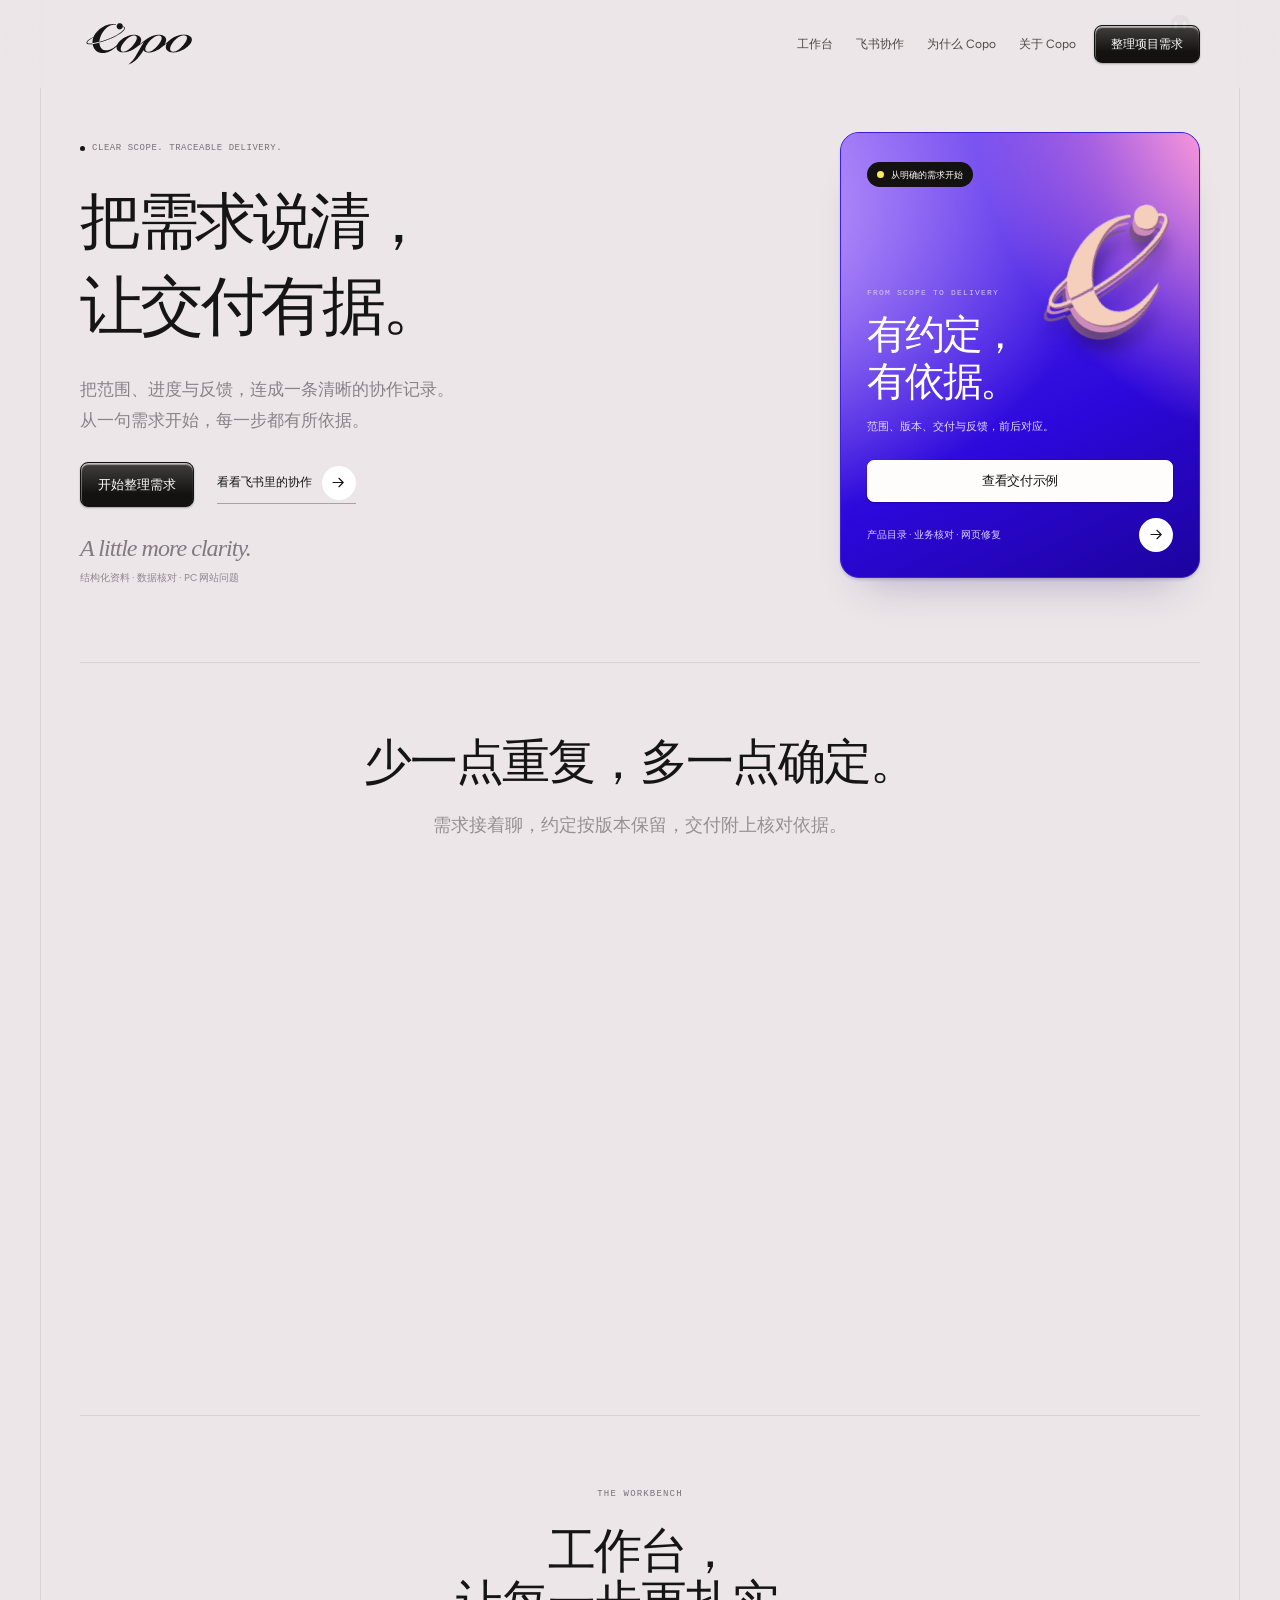
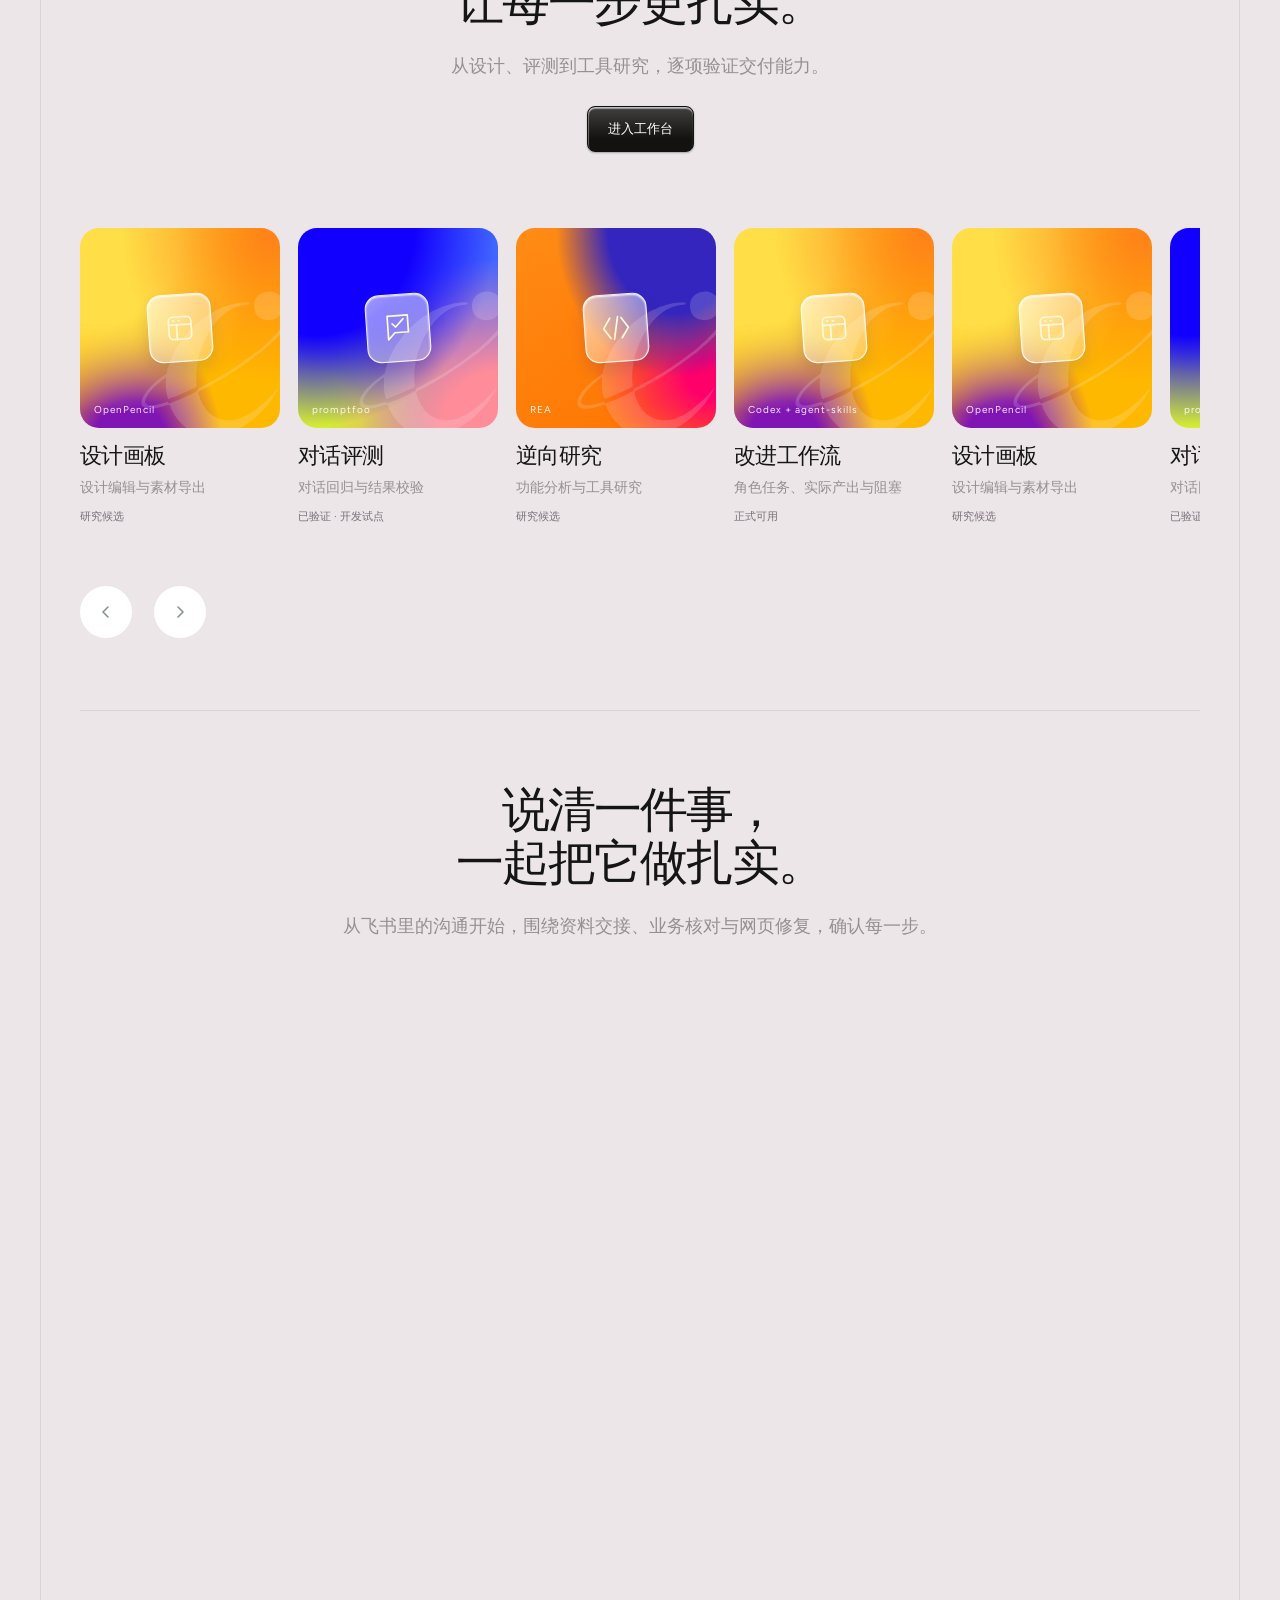
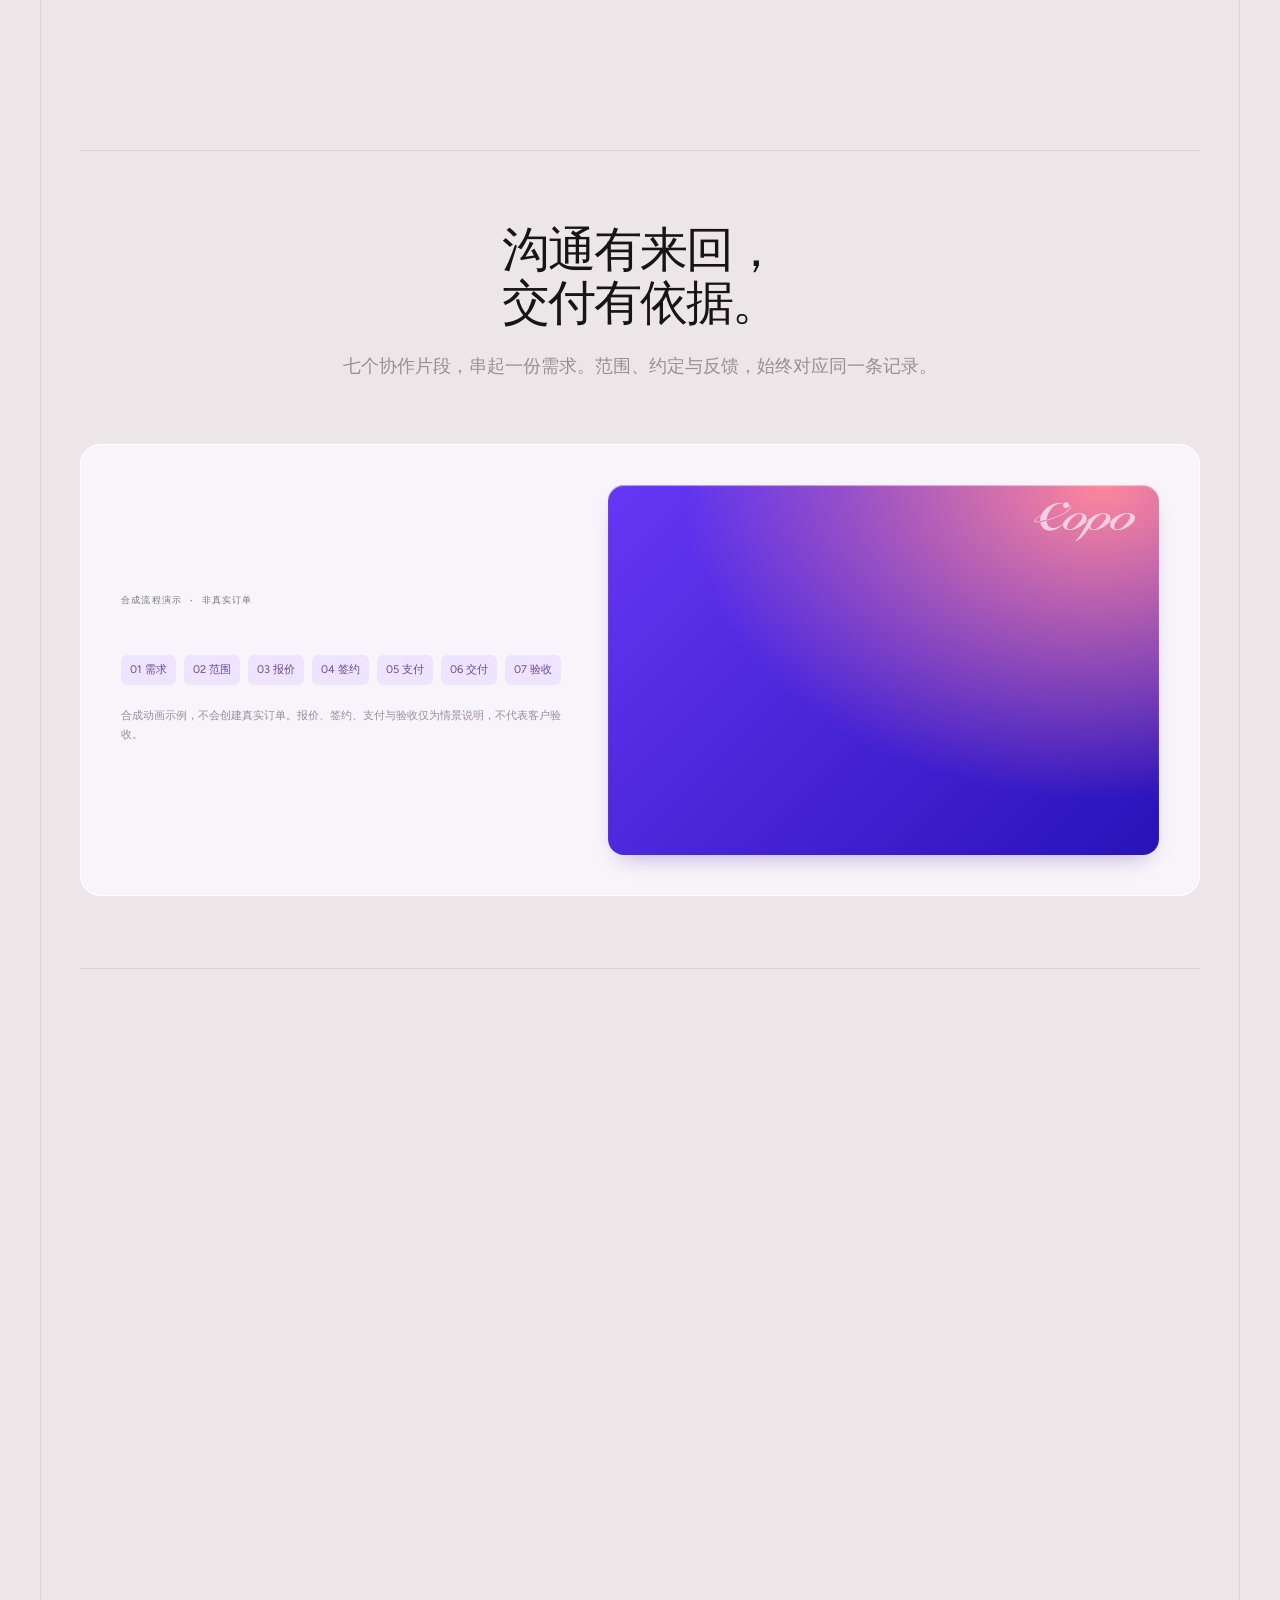
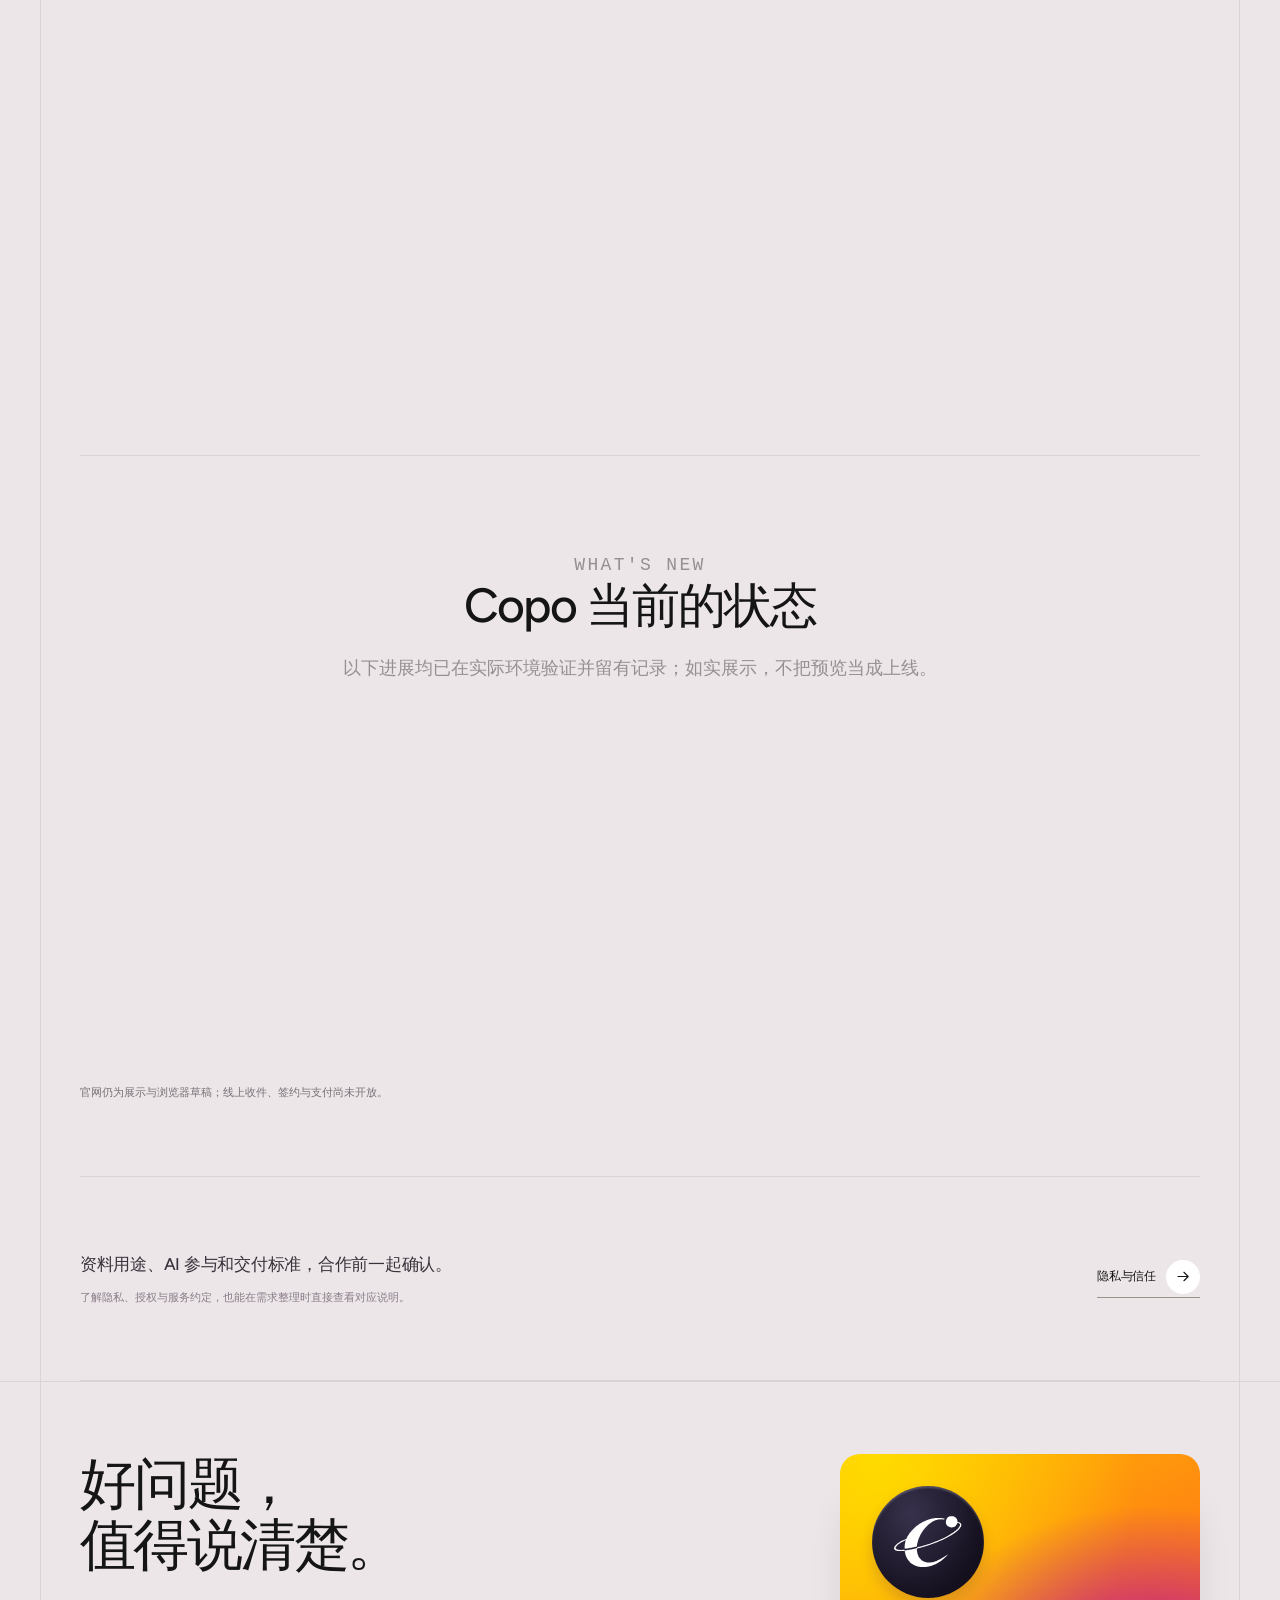
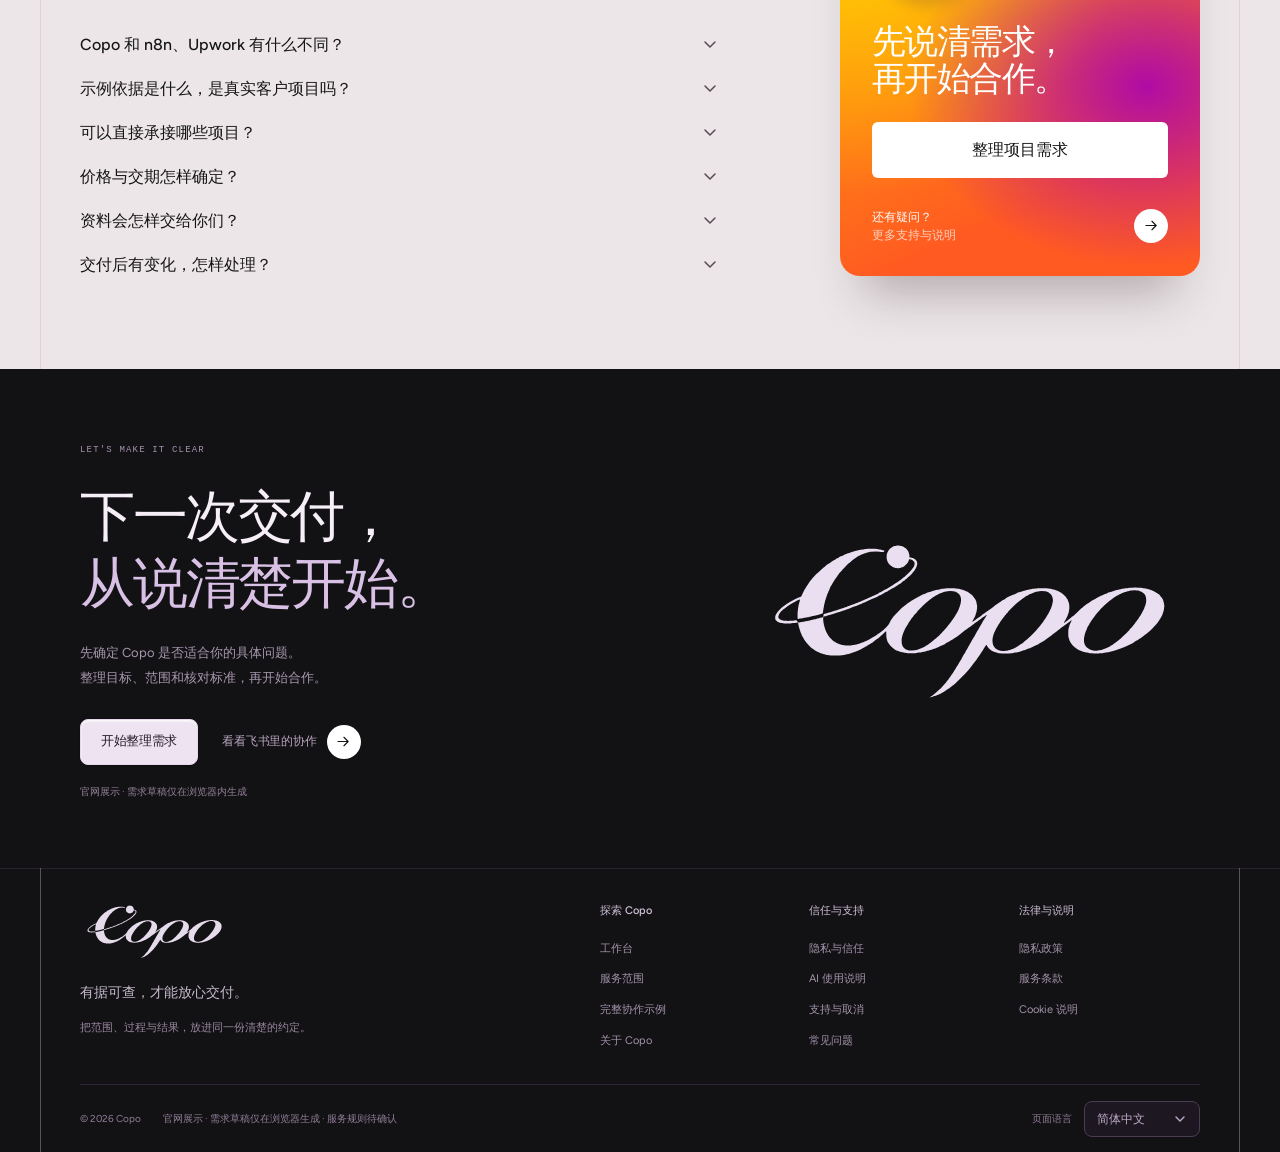
<file: docs/index.html>
<!doctype html>
<html lang="zh-CN">
<head>
  <meta charset="utf-8">
  <meta name="viewport" content="width=device-width, initial-scale=1">
  <meta name="description" content="在飞书里澄清需求、确认范围、跟进交付与反馈。了解 Copo 的基本功能、协作优势与专业交接示例。">
  <meta name="referrer" content="no-referrer">
  <meta name="robots" content="noindex, nofollow">
  <meta name="theme-color" content="#ece6e8">
  <meta http-equiv="Content-Security-Policy" content="default-src 'none'; script-src 'self'; style-src 'self'; font-src data:; img-src 'self'; connect-src 'none'; form-action 'none'; base-uri 'none'; object-src 'none'">
  <title>Copo · 从需求，到可核对的交付</title>
  <link rel="icon" href="favicon.svg?v=lunar-20261014" type="image/svg+xml">
  <link rel="stylesheet" href="tokens.css">
  <link rel="stylesheet" href="website.css">
  <script src="website-copy.js" defer></script>
  <script src="workbench-catalog.js" defer></script>
  <script src="website.js" defer></script>
  <script src="robot.js" defer></script>
  <link rel="stylesheet" href="robot-motion.css">
  <script src="robot-motion.js" defer></script>
  <script src="website-robot.js" defer></script>
</head>
<body data-surface="public" data-page="home">
  <a class="skip-link" href="#main">跳到主要内容</a>
  <header id="site-header"></header>
  <main id="main" tabindex="-1"></main>
  <footer id="site-footer"></footer>
  <noscript><p>请启用 JavaScript 查看交互预览。此页面不会上传资料。</p></noscript>
</body>
</html>
</file>
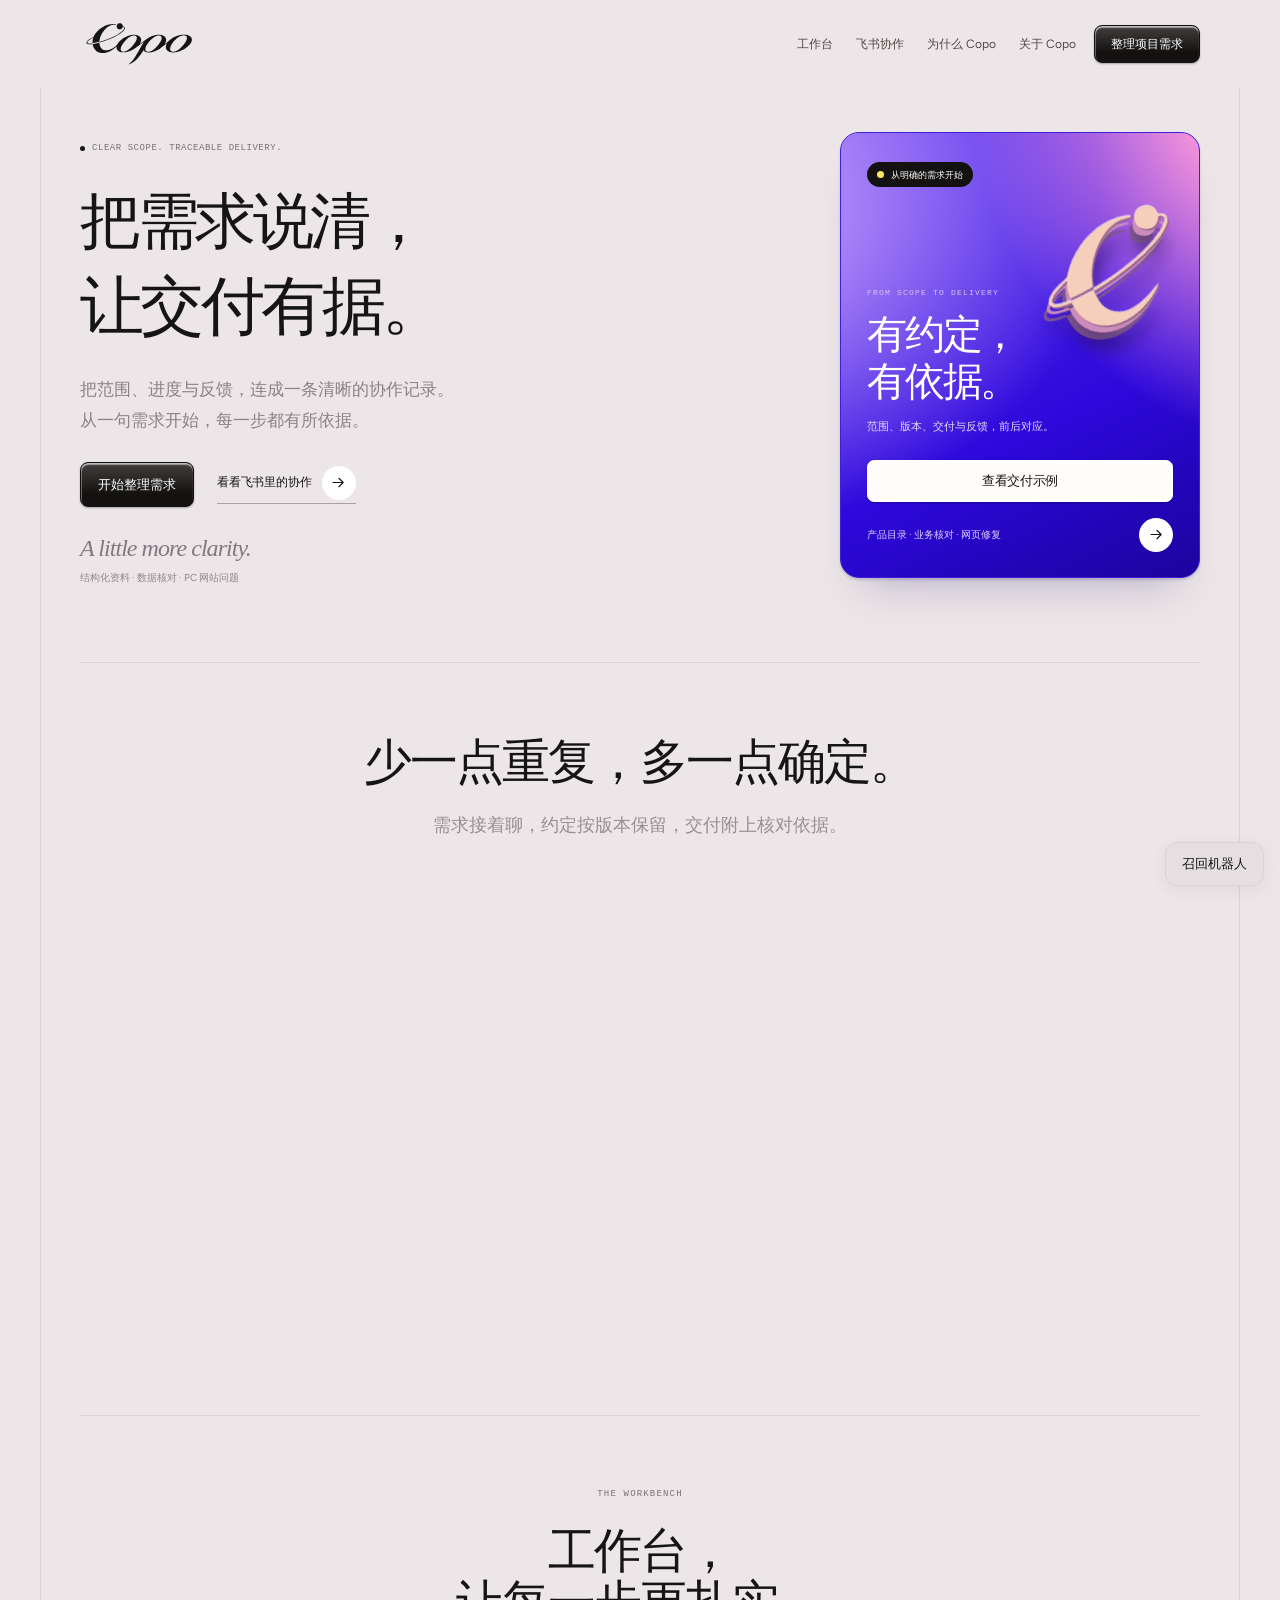
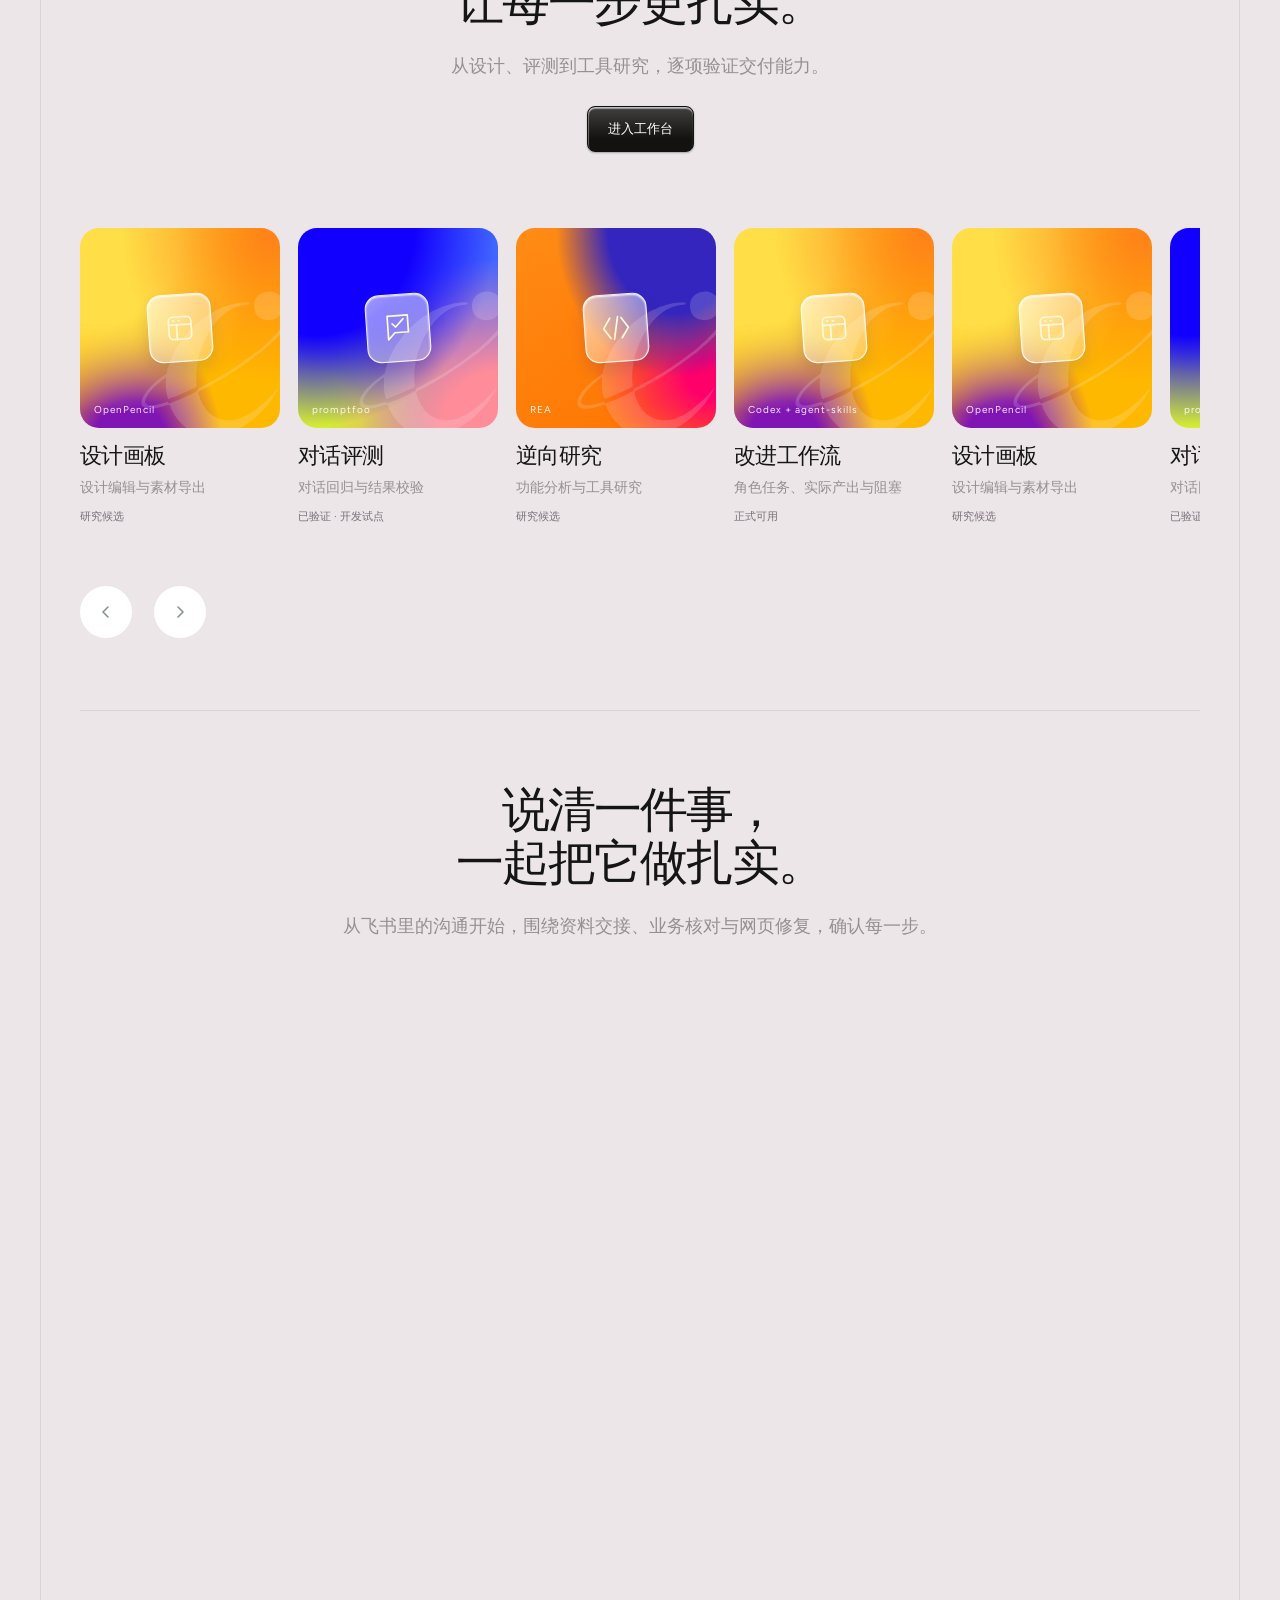
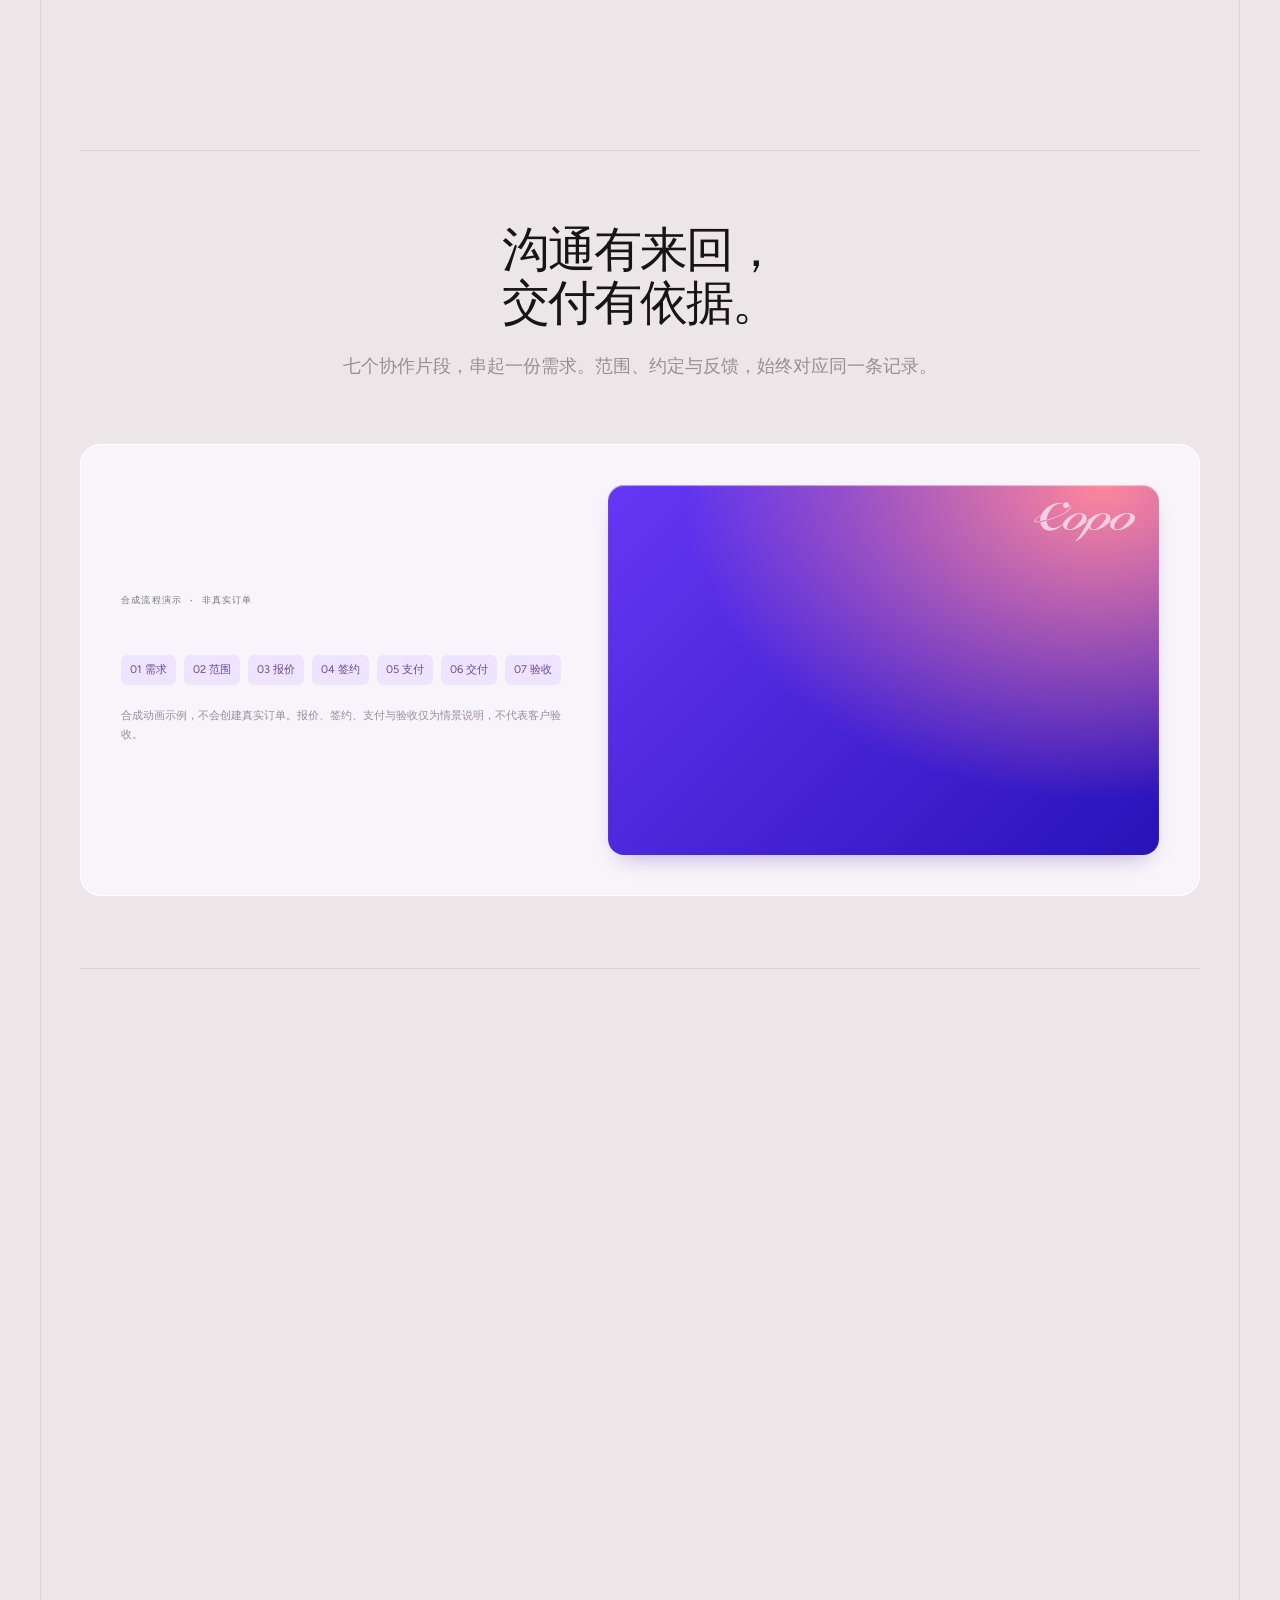
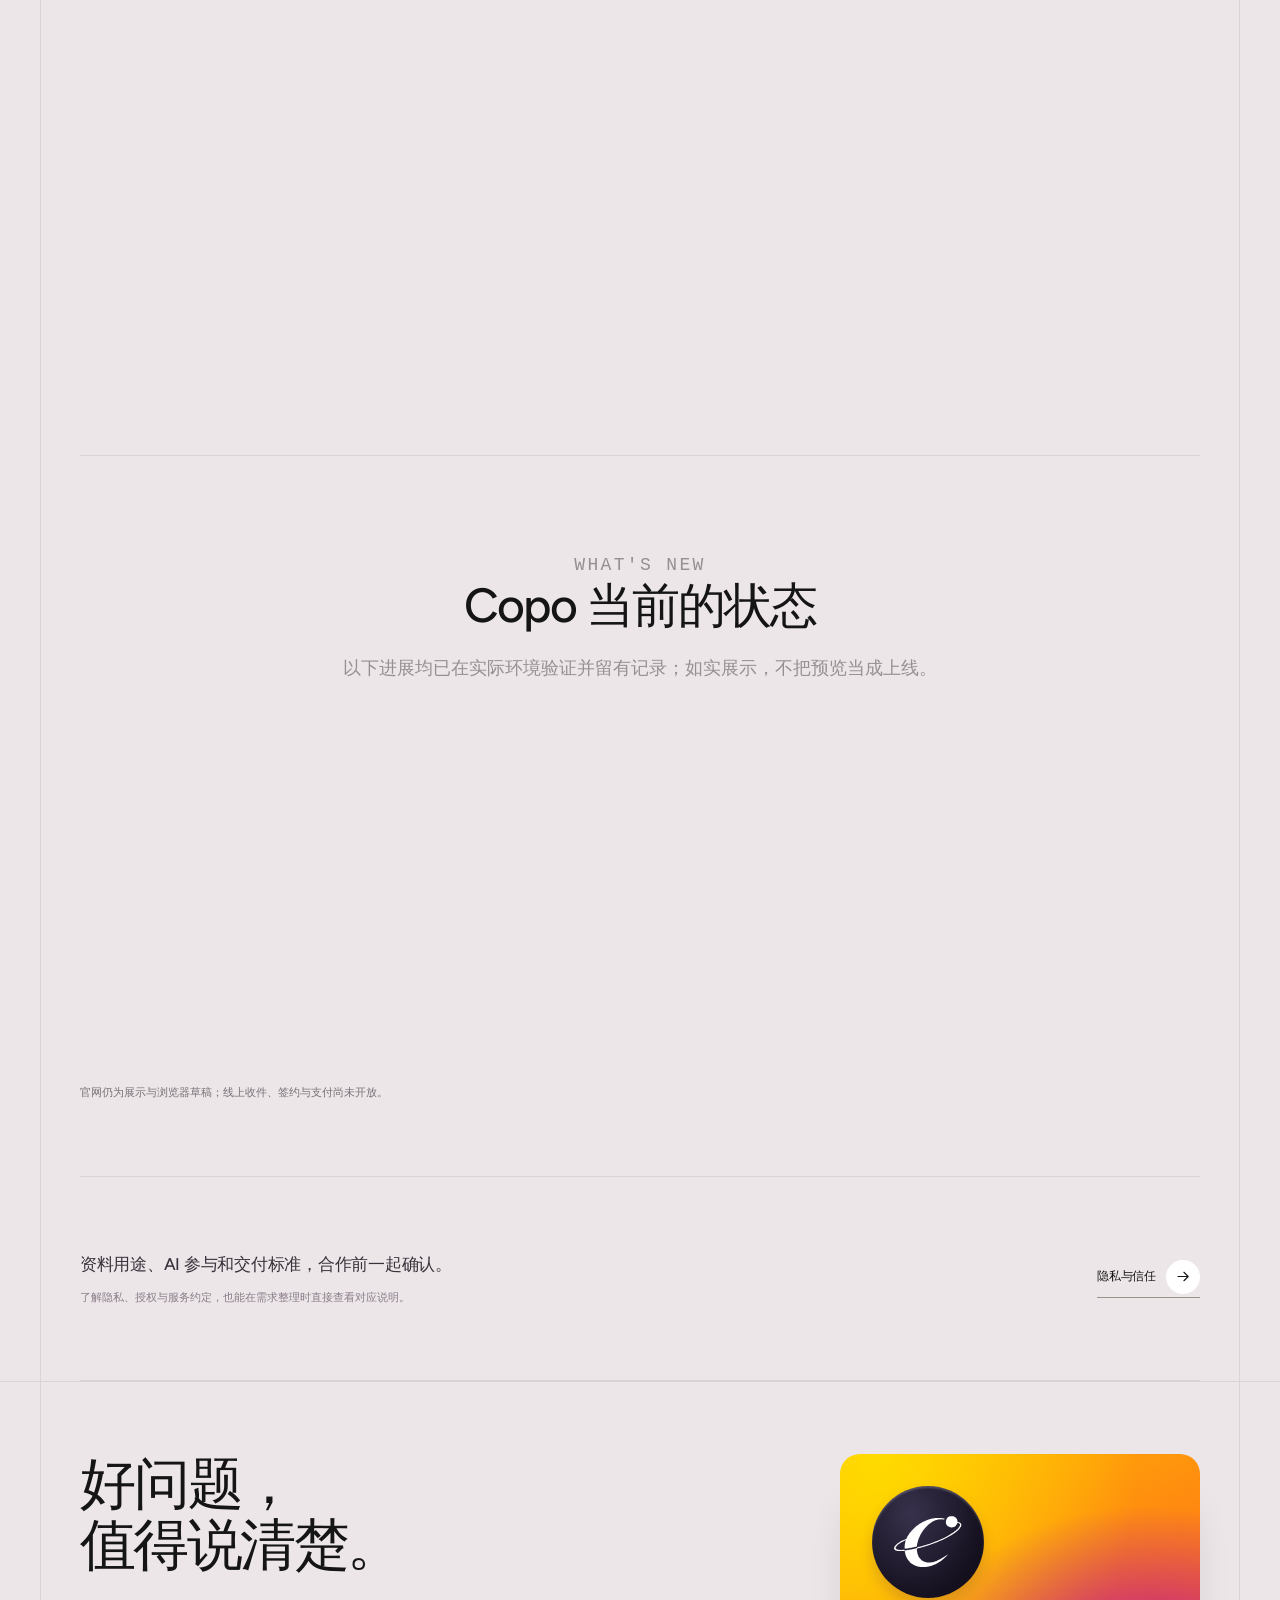
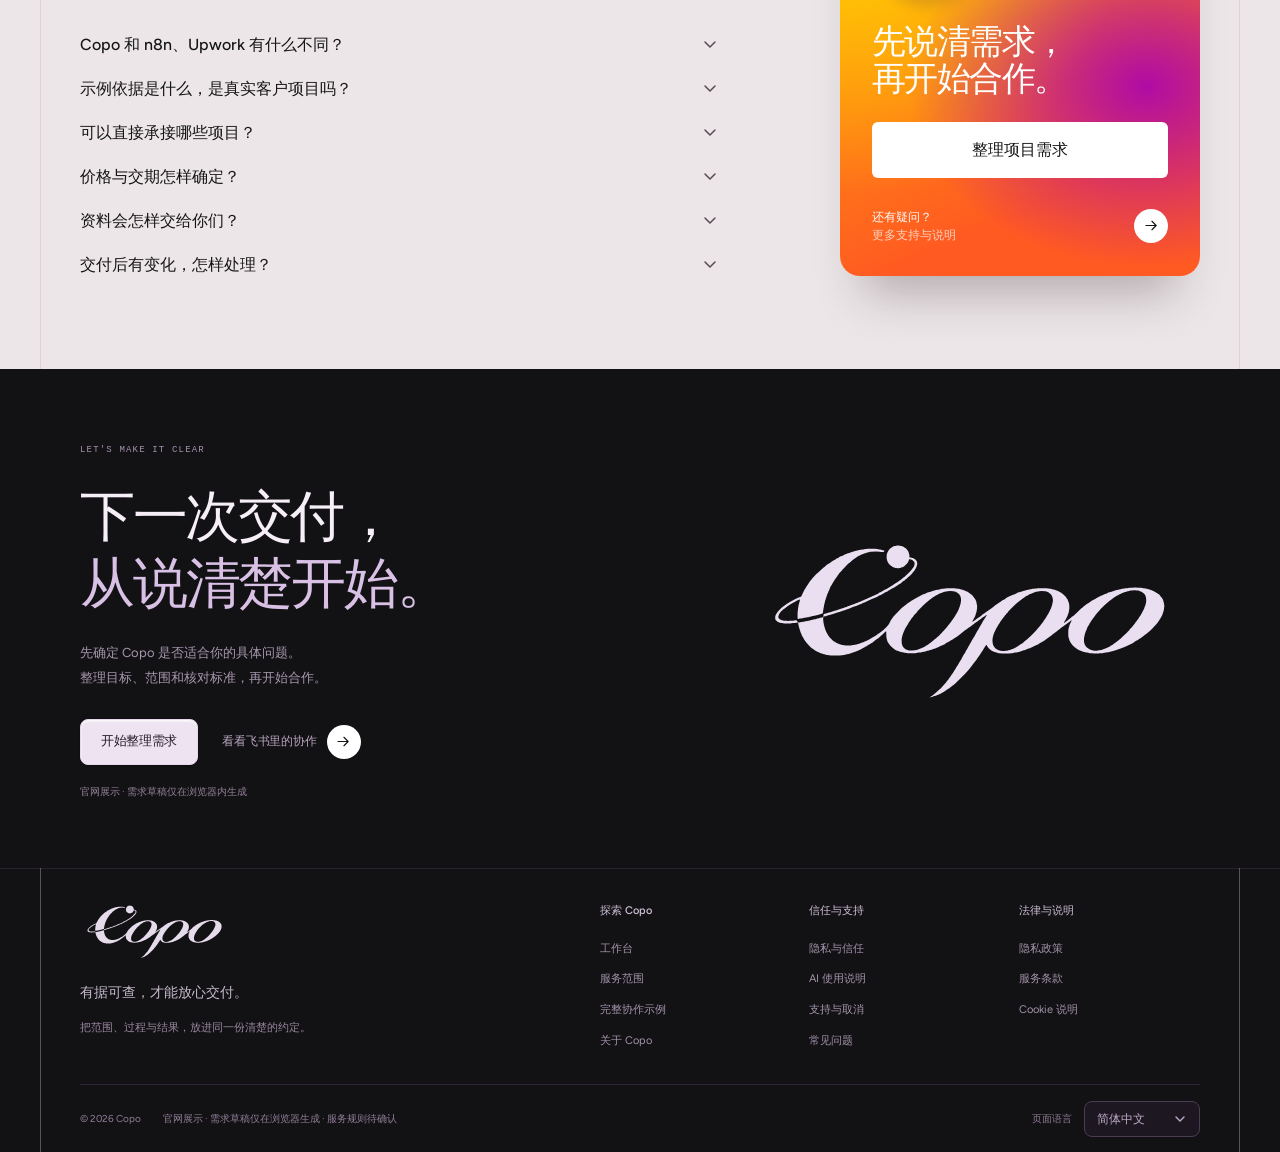
<file: docs/robot-stage-charge-v12/index.html>
<!doctype html>
<html lang="zh-CN">
<head>
  <meta charset="utf-8">
  <meta name="viewport" content="width=device-width, initial-scale=1">
  <meta name="description" content="在飞书里澄清需求、确认范围、跟进交付与反馈。了解 Copo 的基本功能、协作优势与专业交接示例。">
  <meta name="referrer" content="no-referrer">
  <meta name="robots" content="noindex, nofollow">
  <meta name="theme-color" content="#ece6e8">
  <meta http-equiv="Content-Security-Policy" content="default-src 'none'; script-src 'self'; style-src 'self'; font-src data:; img-src 'self'; connect-src 'none'; form-action 'none'; base-uri 'none'; object-src 'none'">
  <title>Copo · 从需求，到可核对的交付</title>
  <link rel="icon" href="favicon.svg?v=lunar-20261014" type="image/svg+xml">
  <link rel="stylesheet" href="tokens.css">
  <link rel="stylesheet" href="website.css">
  <script src="website-copy.js" defer></script>
  <script src="workbench-catalog.js" defer></script>
  <script src="website.js" defer></script>
  <script src="robot.js" defer></script>
  <link rel="stylesheet" href="robot-motion.css">
  <script src="robot-motion.js" defer></script>
  <script src="robot-stage-engine.js" defer></script>
  <script src="robot-stages.js" defer></script>
  <script src="website-robot.js" defer></script>
</head>
<body data-surface="public" data-page="home">
  <a class="skip-link" href="#main">跳到主要内容</a>
  <header id="site-header"></header>
  <main id="main" tabindex="-1"></main>
  <footer id="site-footer"></footer>
  <noscript><p>请启用 JavaScript 查看交互预览。此页面不会上传资料。</p></noscript>
</body>
</html>
</file>
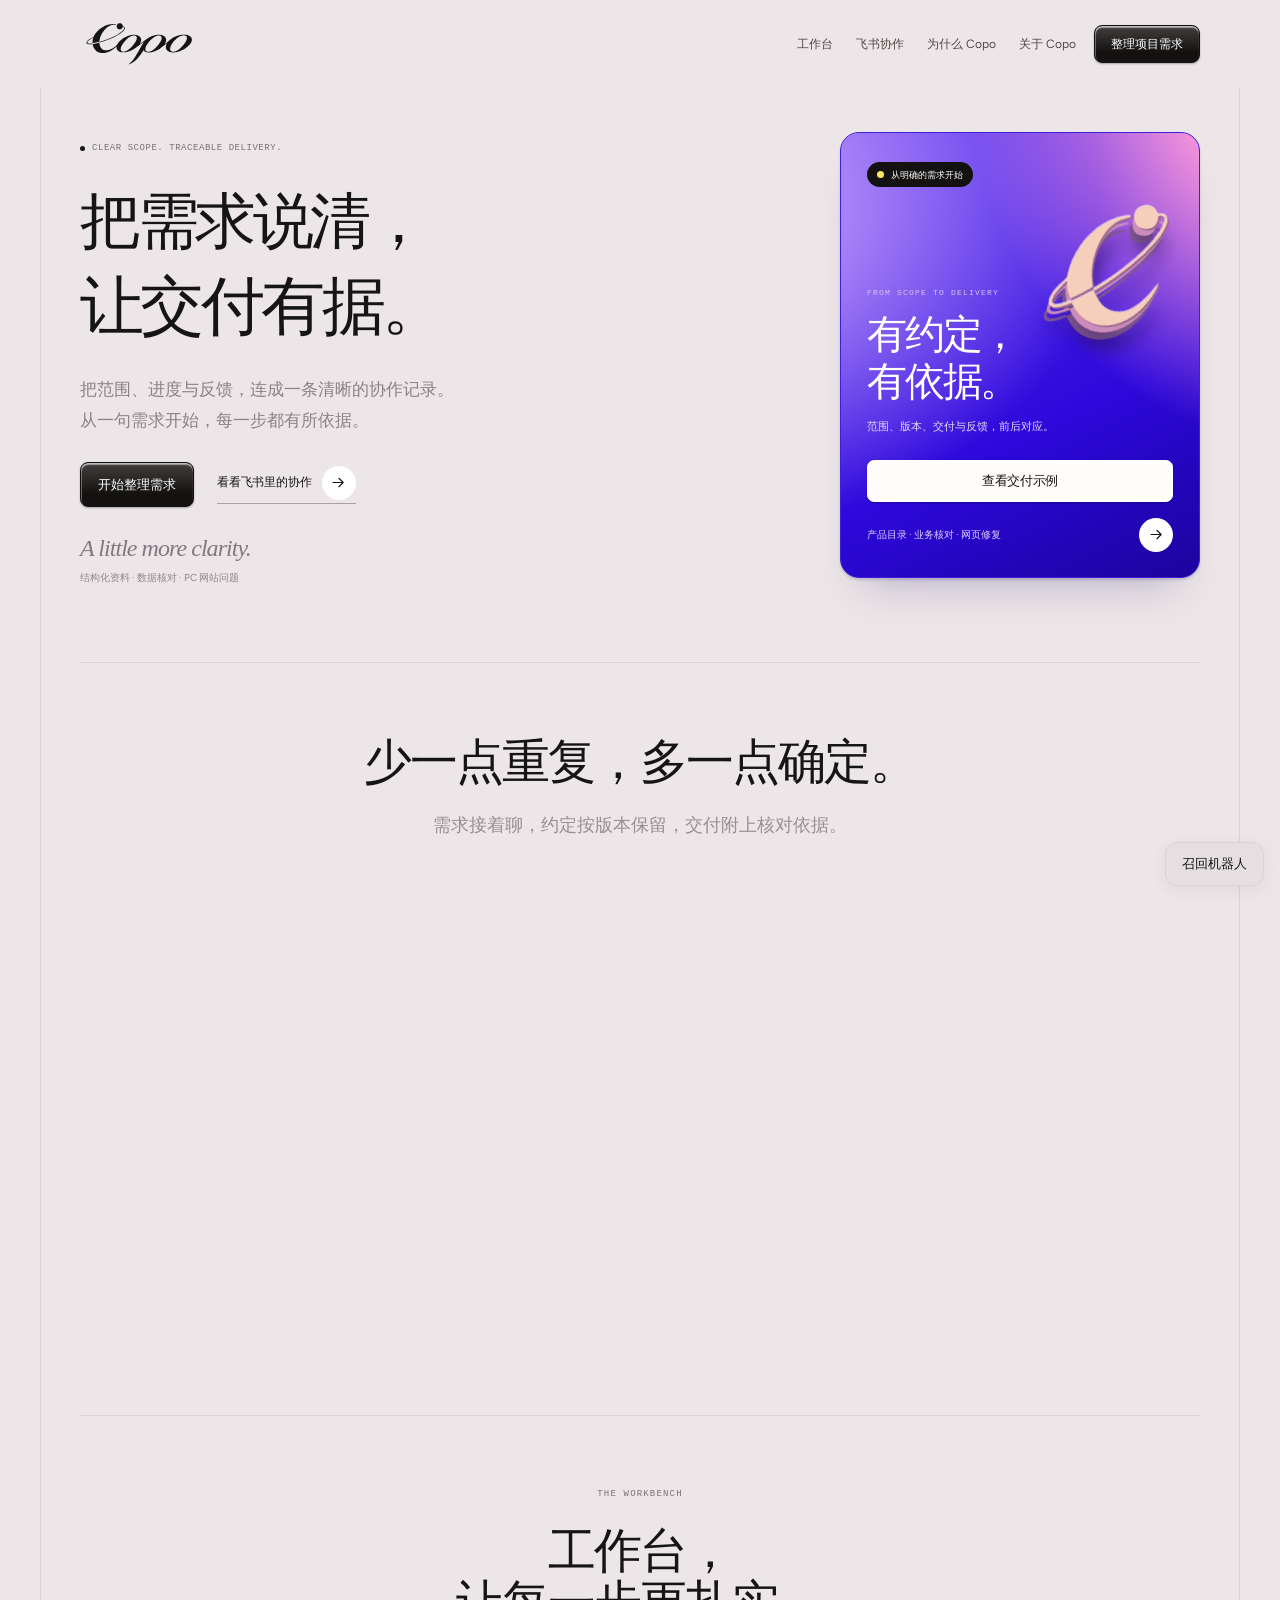
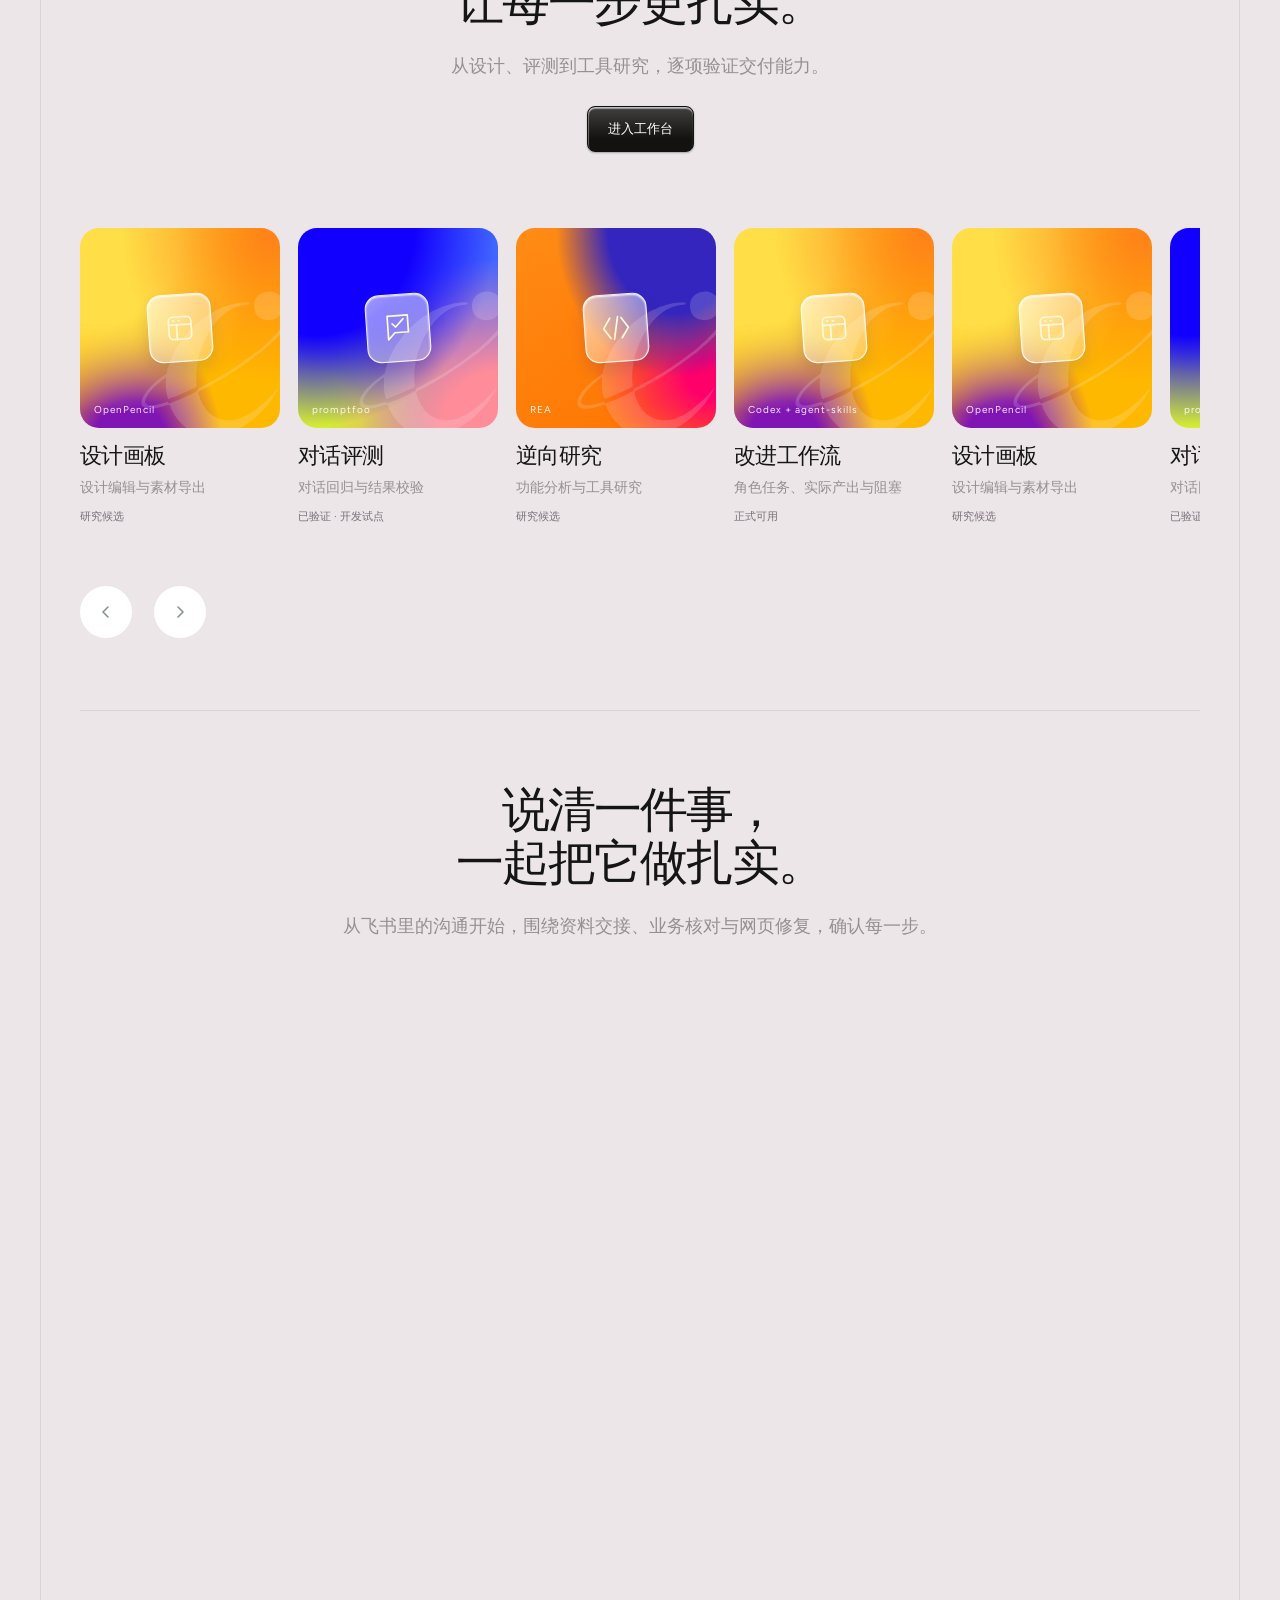
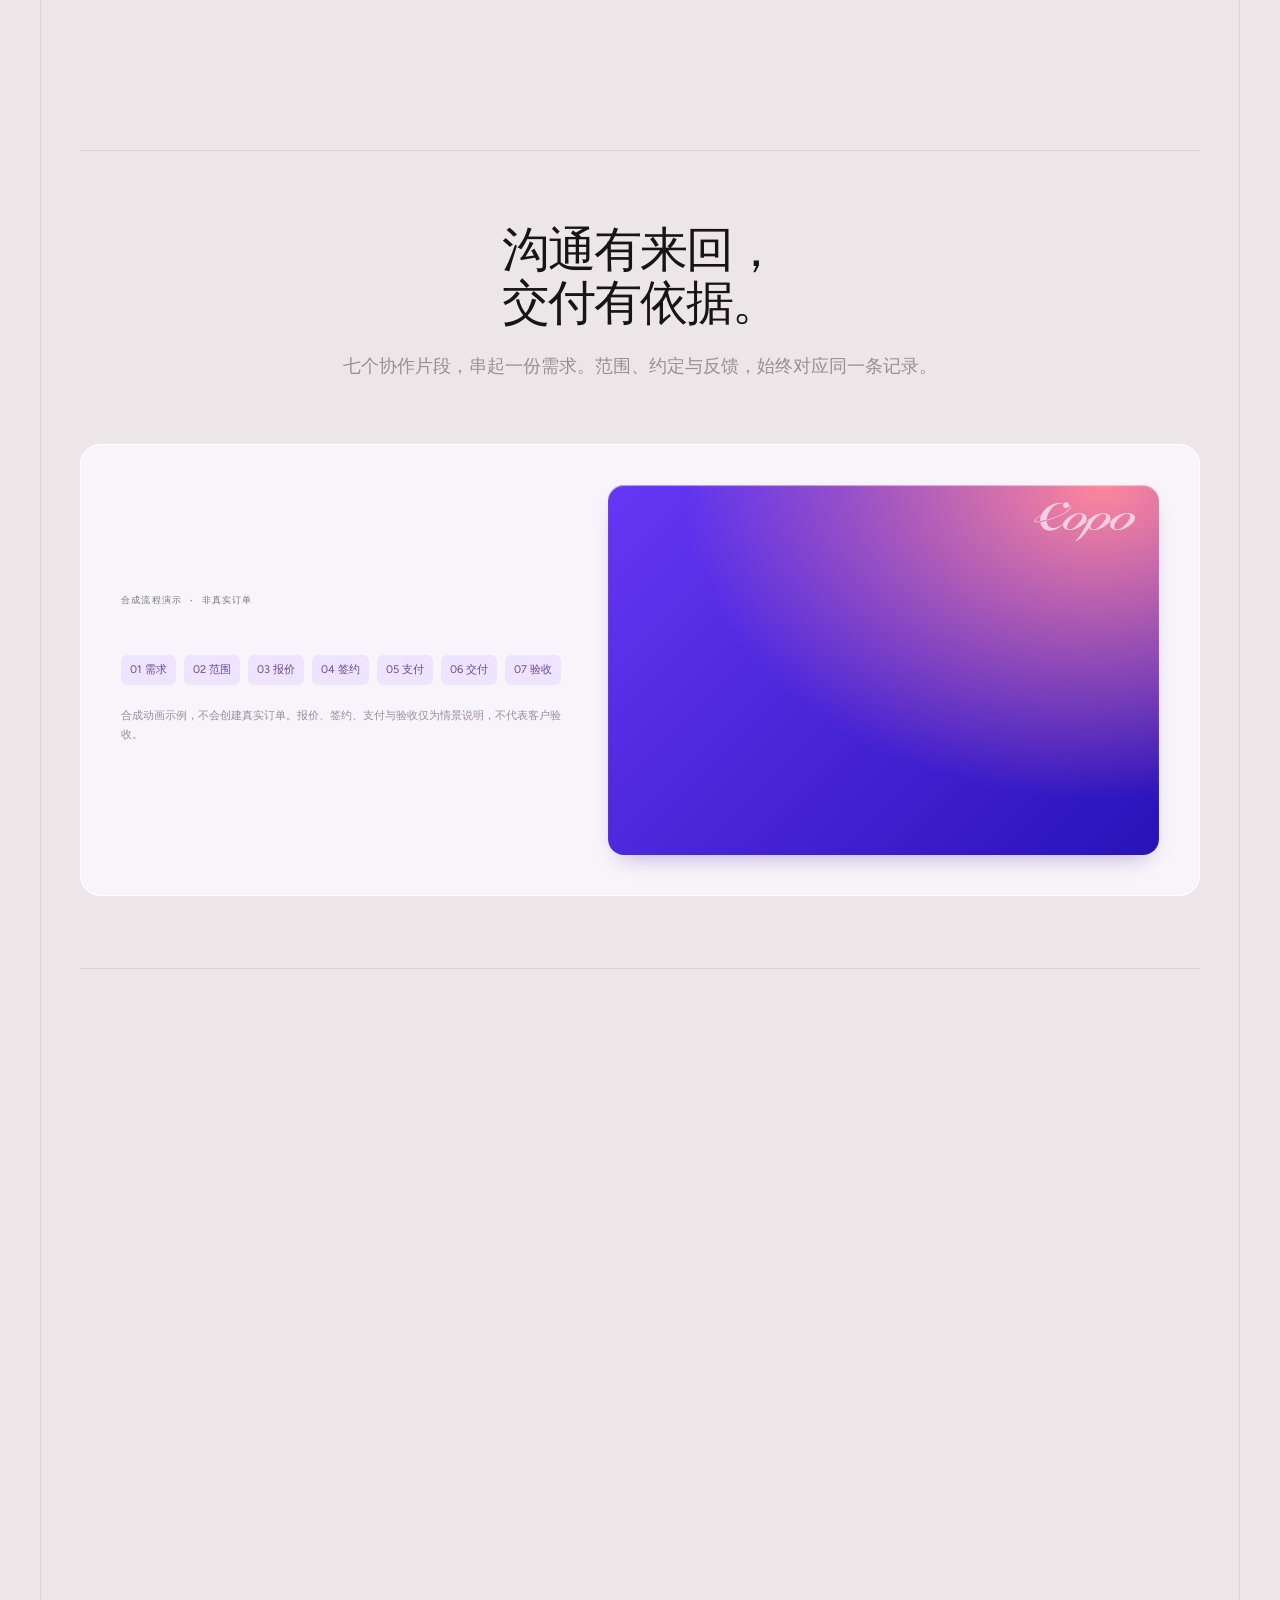
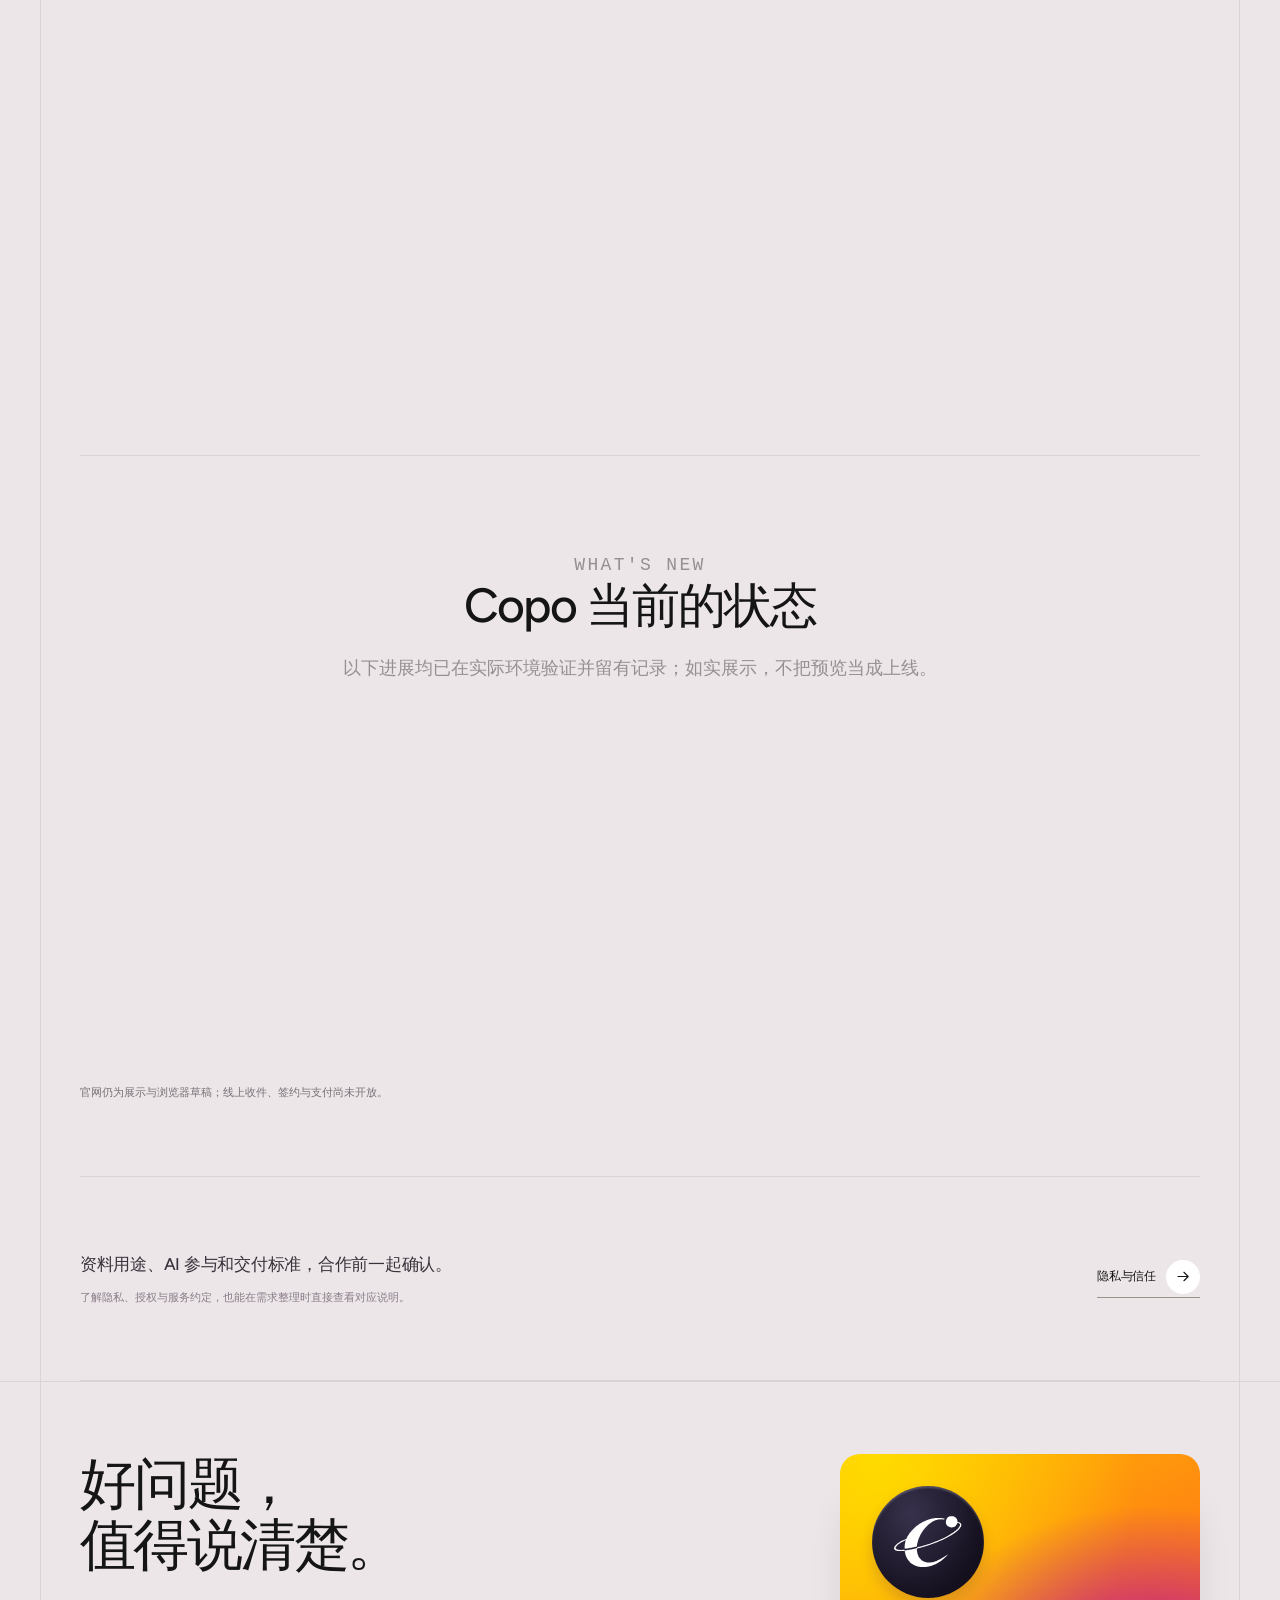
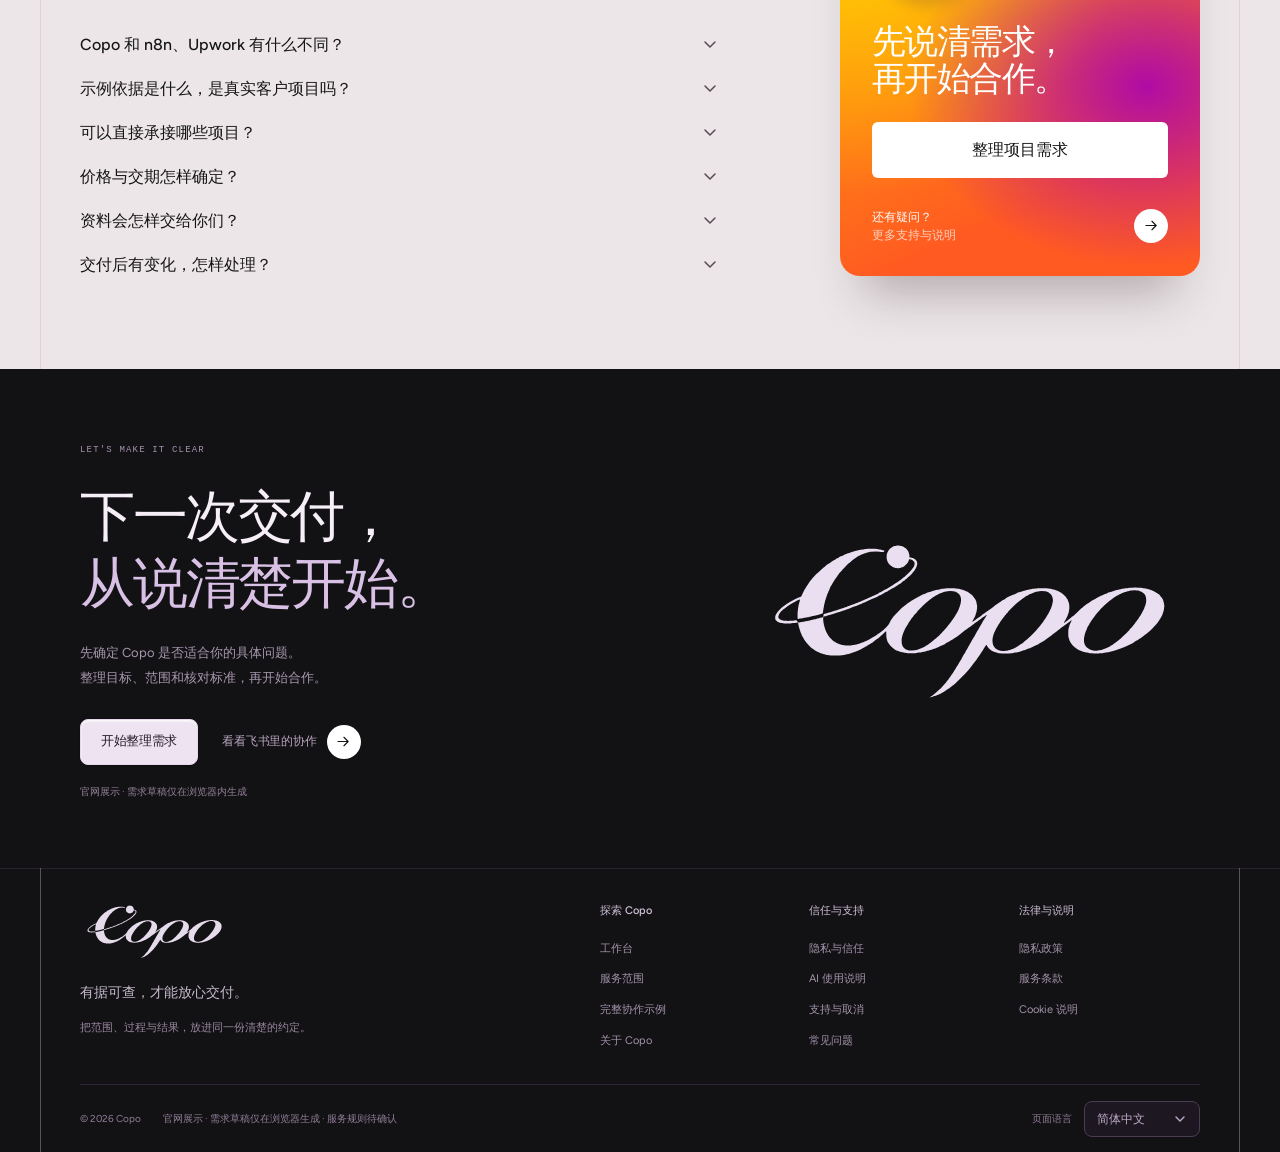
<file: docs/robot-stage-follow-v9/index.html>
<!doctype html>
<html lang="zh-CN">
<head>
  <meta charset="utf-8">
  <meta name="viewport" content="width=device-width, initial-scale=1">
  <meta name="description" content="在飞书里澄清需求、确认范围、跟进交付与反馈。了解 Copo 的基本功能、协作优势与专业交接示例。">
  <meta name="referrer" content="no-referrer">
  <meta name="robots" content="noindex, nofollow">
  <meta name="theme-color" content="#ece6e8">
  <meta http-equiv="Content-Security-Policy" content="default-src 'none'; script-src 'self'; style-src 'self'; font-src data:; img-src 'self'; connect-src 'none'; form-action 'none'; base-uri 'none'; object-src 'none'">
  <title>Copo · 从需求，到可核对的交付</title>
  <link rel="icon" href="favicon.svg?v=lunar-20261014" type="image/svg+xml">
  <link rel="stylesheet" href="tokens.css">
  <link rel="stylesheet" href="website.css">
  <script src="website-copy.js" defer></script>
  <script src="workbench-catalog.js" defer></script>
  <script src="website.js" defer></script>
  <script src="robot.js" defer></script>
  <link rel="stylesheet" href="robot-motion.css">
  <script src="robot-motion.js" defer></script>
  <script src="robot-stages.js" defer></script>
  <script src="website-robot.js" defer></script>
</head>
<body data-surface="public" data-page="home">
  <a class="skip-link" href="#main">跳到主要内容</a>
  <header id="site-header"></header>
  <main id="main" tabindex="-1"></main>
  <footer id="site-footer"></footer>
  <noscript><p>请启用 JavaScript 查看交互预览。此页面不会上传资料。</p></noscript>
</body>
</html>
</file>
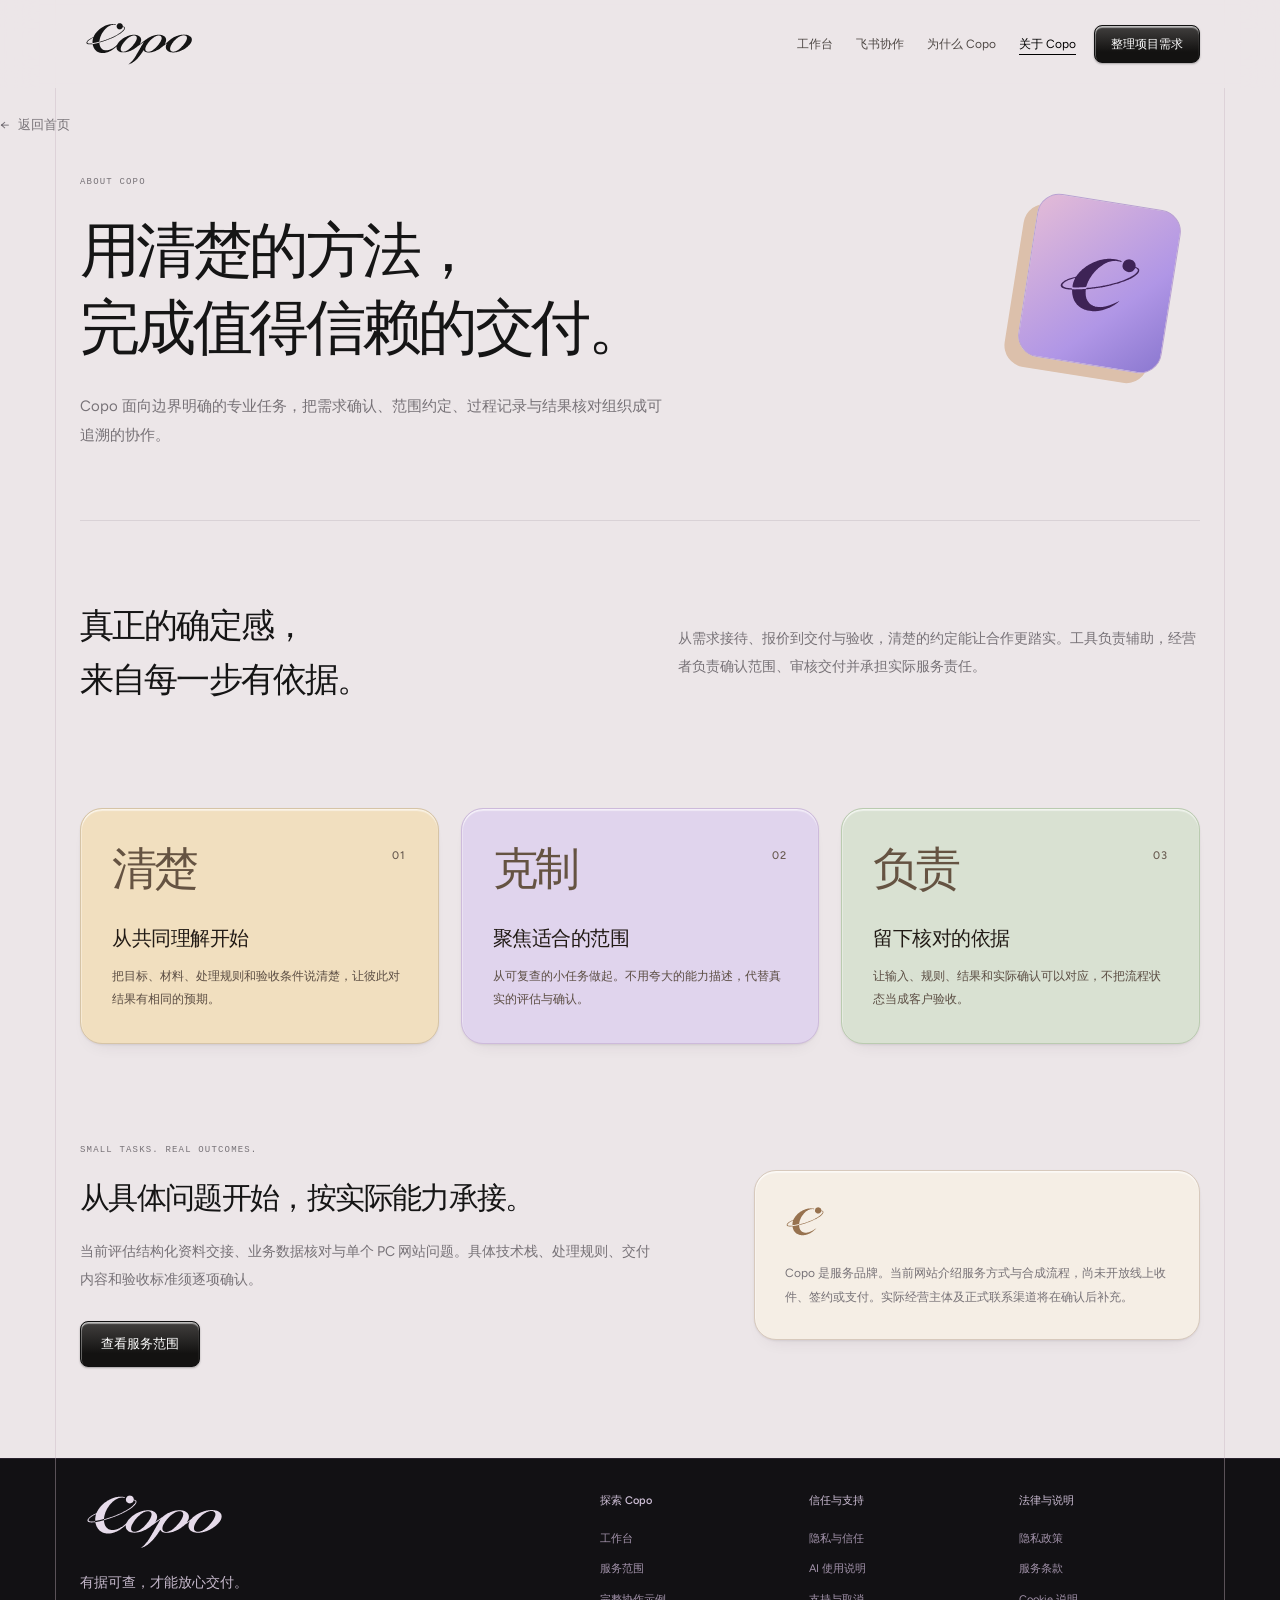
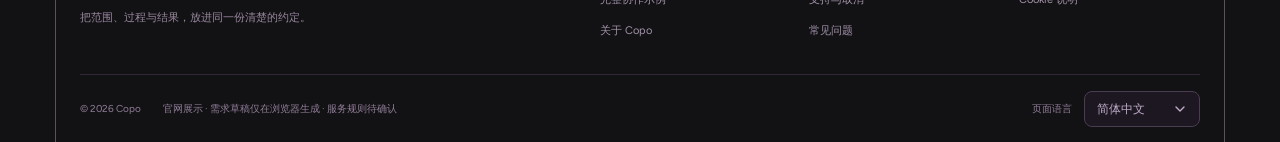
<file: docs/about.html>
<!doctype html>
<html lang="zh-CN">
<head>
  <meta charset="utf-8">
  <meta name="viewport" content="width=device-width, initial-scale=1">
  <meta name="description" content="了解 Copo 的服务理念、当前服务范围与工作方式。">
  <meta name="referrer" content="no-referrer">
  <meta name="robots" content="noindex, nofollow">
  <meta name="theme-color" content="#ece6e8">
  <meta http-equiv="Content-Security-Policy" content="default-src 'none'; script-src 'self'; style-src 'self'; font-src data:; img-src 'self'; connect-src 'none'; form-action 'none'; base-uri 'none'; object-src 'none'">
  <title>关于 Copo · 让专业交付有据可查</title>
  <link rel="icon" href="favicon.svg?v=lunar-20261014" type="image/svg+xml">
  <link rel="stylesheet" href="tokens.css">
  <link rel="stylesheet" href="website.css">
  <script src="website-copy.js" defer></script>
  <script src="website.js" defer></script>
</head>
<body data-surface="public" data-page="about">
  <a class="skip-link" href="#main">跳到主要内容</a>
  <header id="site-header"></header>
  <main id="main" tabindex="-1"></main>
  <footer id="site-footer"></footer>
  <noscript><p>请启用 JavaScript 查看交互预览。此页面不会上传资料。</p></noscript>
</body>
</html>
</file>
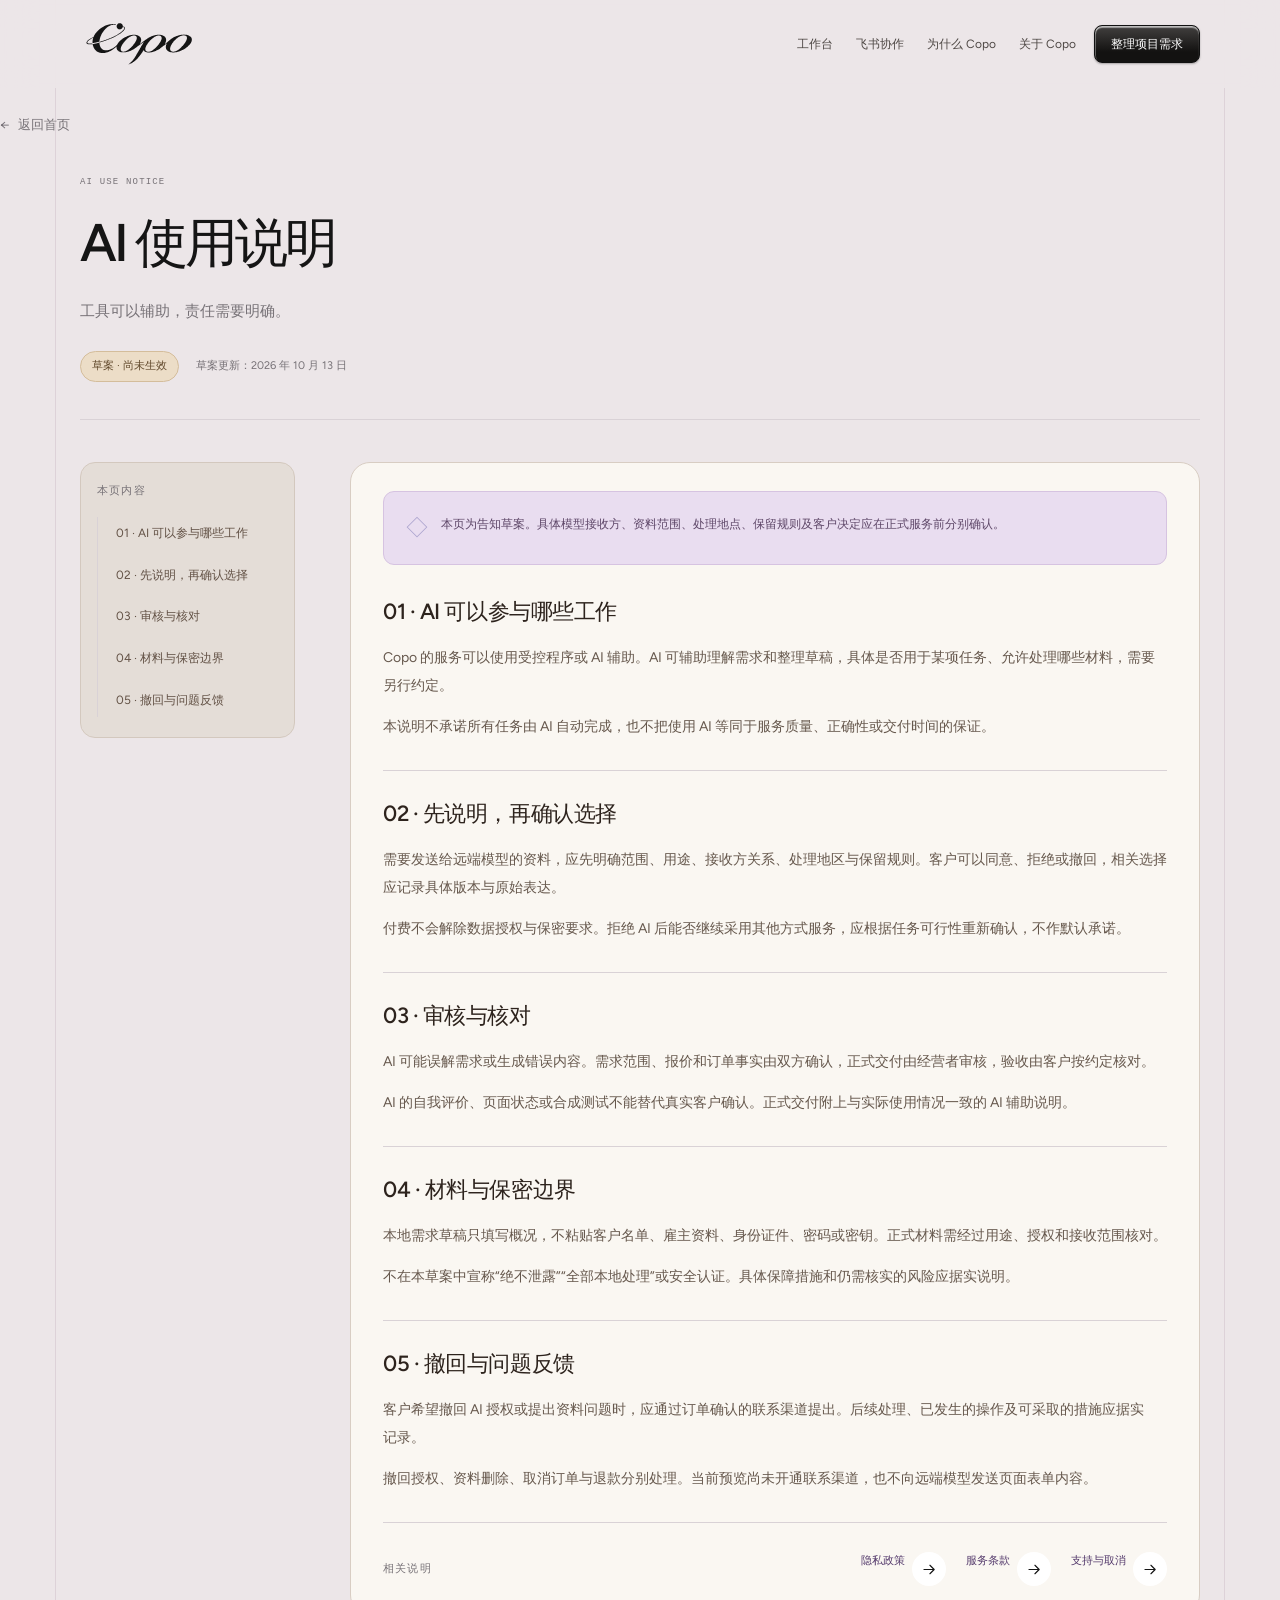
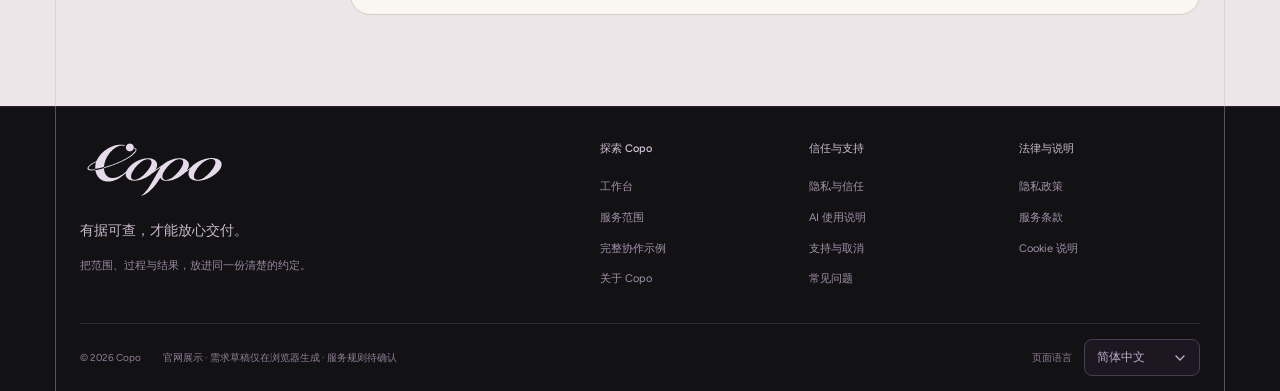
<file: docs/ai.html>
<!doctype html>
<html lang="zh-CN">
<head>
  <meta charset="utf-8">
  <meta name="viewport" content="width=device-width, initial-scale=1">
  <meta name="description" content="了解 AI 辅助的适用范围、授权与审核方式。">
  <meta name="referrer" content="no-referrer">
  <meta name="robots" content="noindex, nofollow">
  <meta name="theme-color" content="#ece6e8">
  <meta http-equiv="Content-Security-Policy" content="default-src 'none'; script-src 'self'; style-src 'self'; font-src data:; img-src 'self'; connect-src 'none'; form-action 'none'; base-uri 'none'; object-src 'none'">
  <title>AI 使用说明草案 · Copo</title>
  <link rel="icon" href="favicon.svg?v=lunar-20261014" type="image/svg+xml">
  <link rel="stylesheet" href="tokens.css">
  <link rel="stylesheet" href="website.css">
  <script src="website-copy.js" defer></script>
  <script src="website.js" defer></script>
</head>
<body data-surface="public" data-page="ai">
  <a class="skip-link" href="#main">跳到主要内容</a>
  <header id="site-header"></header>
  <main id="main" tabindex="-1"></main>
  <footer id="site-footer"></footer>
  <noscript><p>请启用 JavaScript 查看交互预览。此页面不会上传资料。</p></noscript>
</body>
</html>
</file>
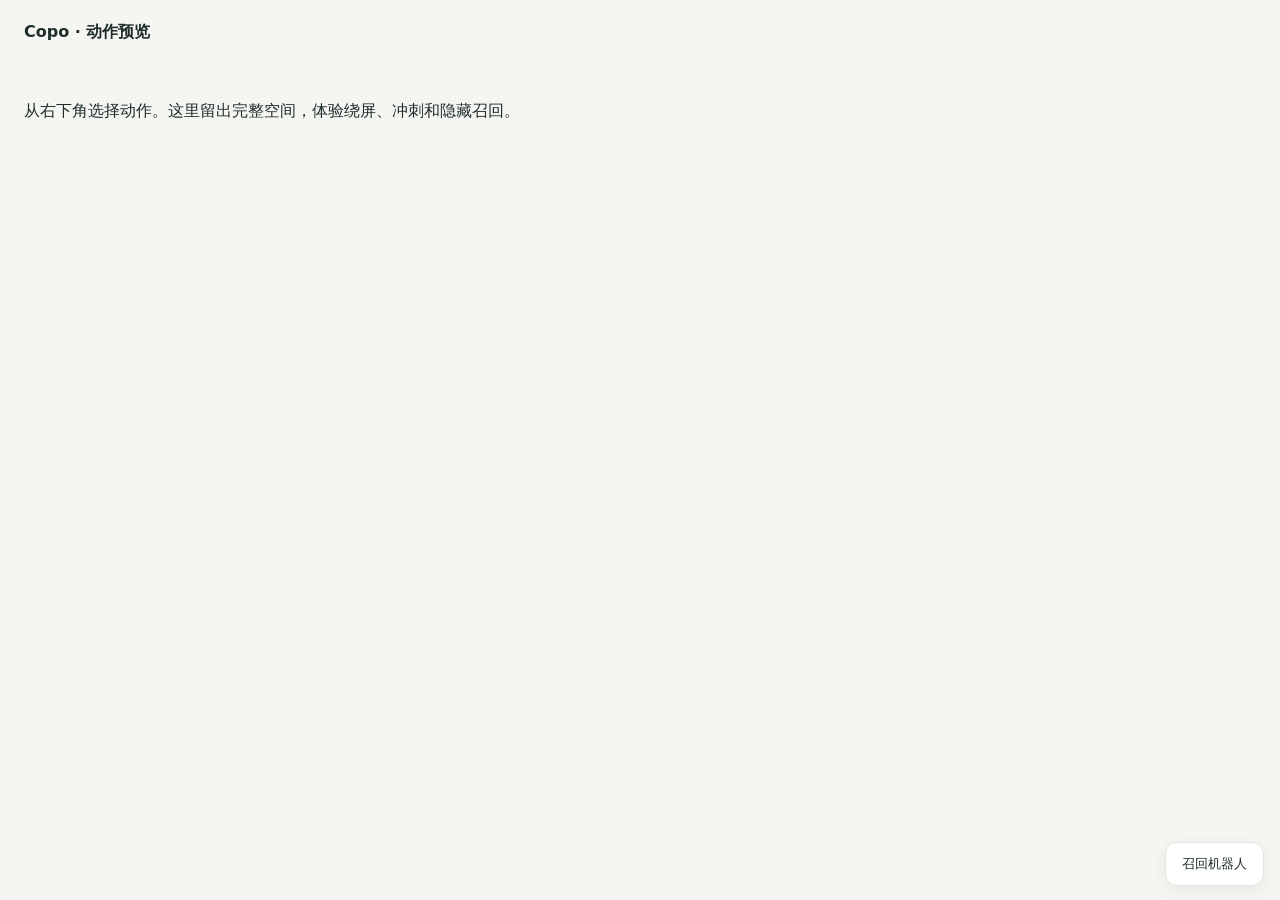
<file: docs/motion-preview.html>
<!doctype html><html lang="zh-CN"><head><meta charset="utf-8"><meta name="viewport" content="width=device-width,initial-scale=1"><title>Copo · 机器人动作预览</title><link rel="stylesheet" href="tokens.css"><link rel="stylesheet" href="robot-motion.css"><script src="robot.js" defer></script><script src="robot-motion.js" defer></script><script src="motion-preview.js" defer></script></head><body class="copo-motion-preview"><header><strong>Copo · 动作预览</strong></header><main><p id="preview-copy"></p></main><div id="preview-robot"><div id="preview-body"></div></div></body></html>
</file>
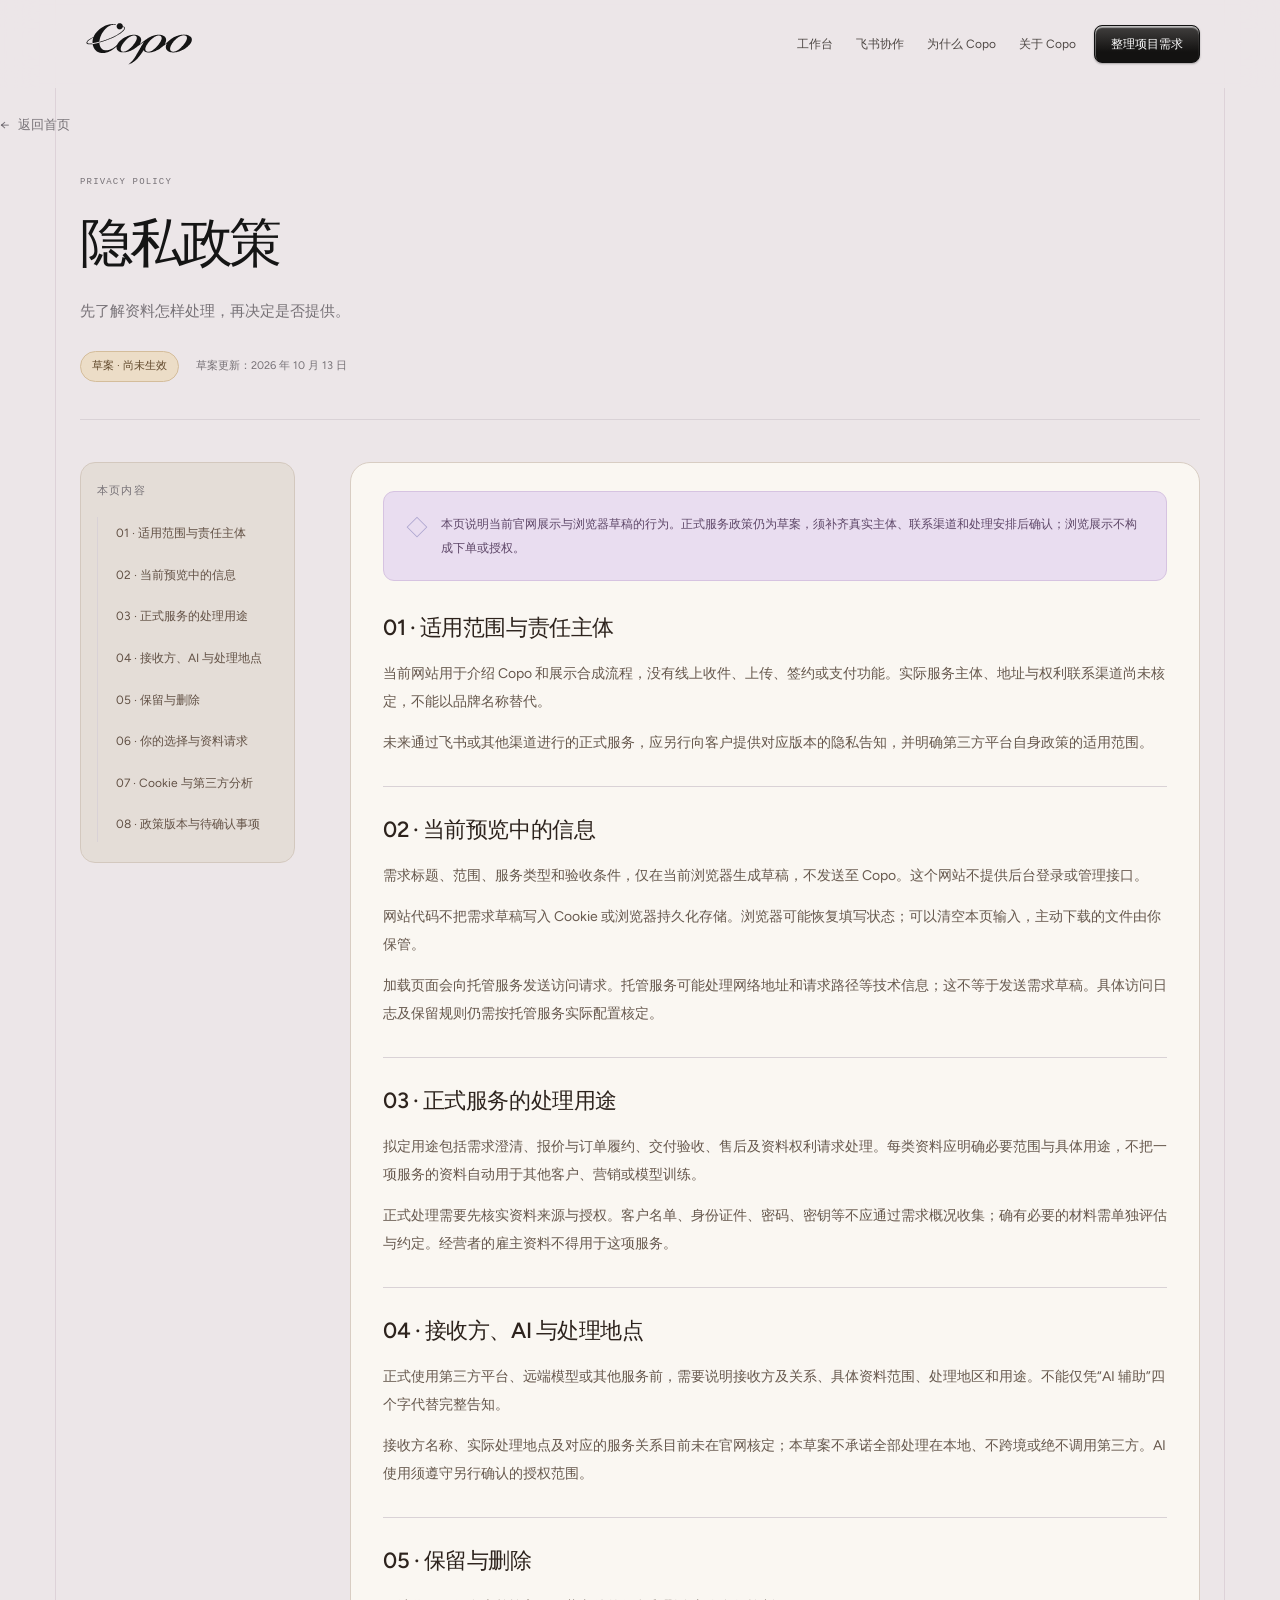
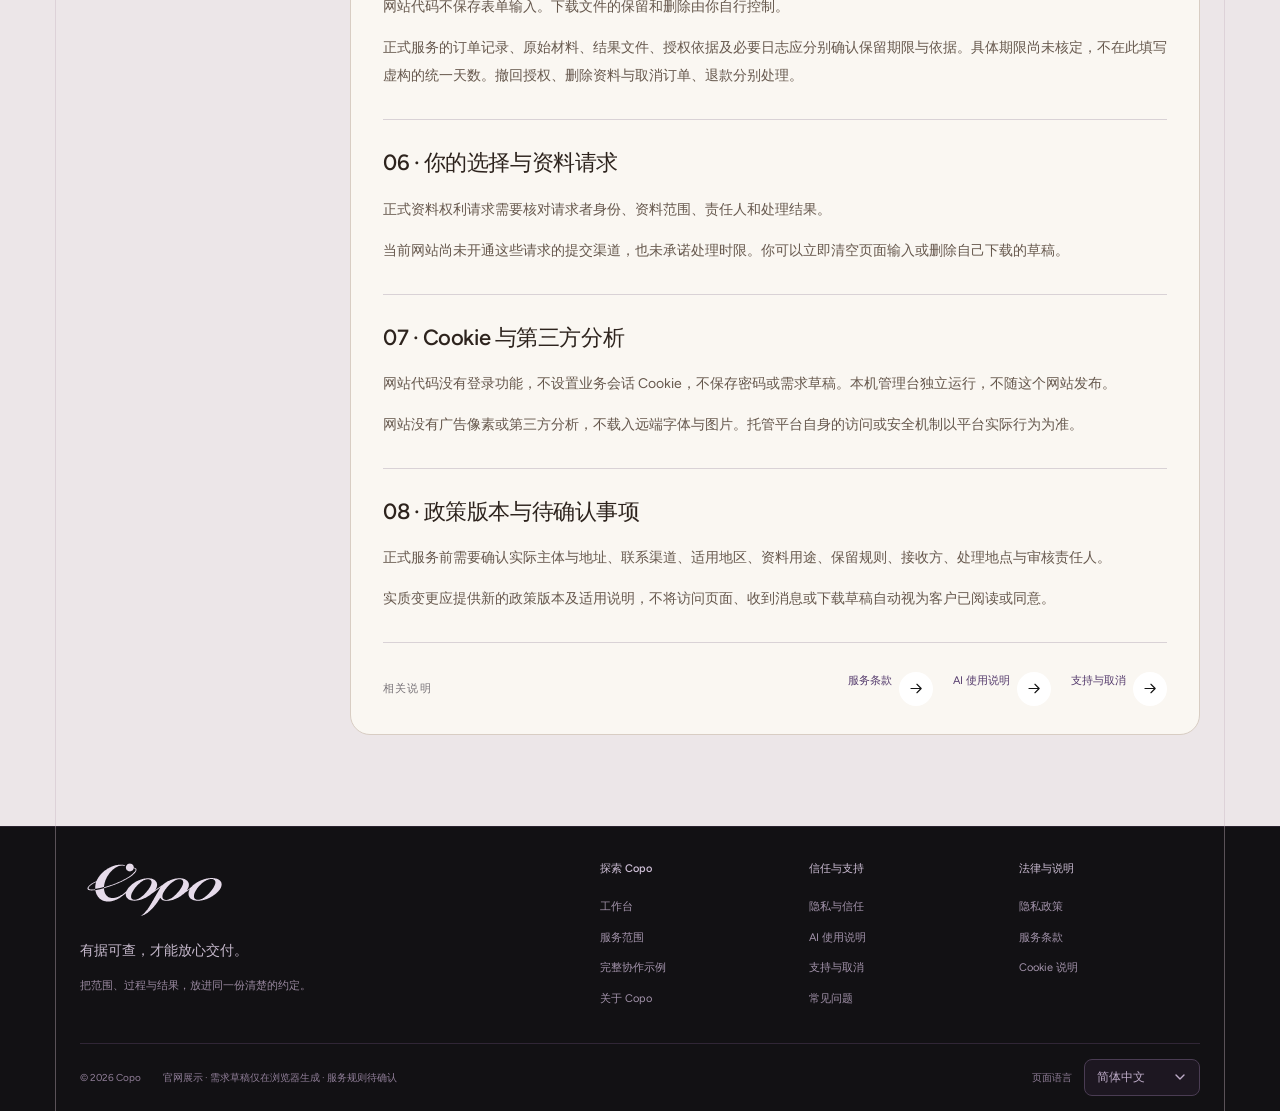
<file: docs/privacy.html>
<!doctype html>
<html lang="zh-CN">
<head>
  <meta charset="utf-8">
  <meta name="viewport" content="width=device-width, initial-scale=1">
  <meta name="description" content="Copo 官网本地预览的隐私说明及正式服务政策待确认事项。">
  <meta name="referrer" content="no-referrer">
  <meta name="robots" content="noindex, nofollow">
  <meta name="theme-color" content="#ece6e8">
  <meta http-equiv="Content-Security-Policy" content="default-src 'none'; script-src 'self'; style-src 'self'; font-src data:; img-src 'self'; connect-src 'none'; form-action 'none'; base-uri 'none'; object-src 'none'">
  <title>隐私政策草案 · Copo</title>
  <link rel="icon" href="favicon.svg?v=lunar-20261014" type="image/svg+xml">
  <link rel="stylesheet" href="tokens.css">
  <link rel="stylesheet" href="website.css">
  <script src="website-copy.js" defer></script>
  <script src="website.js" defer></script>
</head>
<body data-surface="public" data-page="privacy">
  <a class="skip-link" href="#main">跳到主要内容</a>
  <header id="site-header"></header>
  <main id="main" tabindex="-1"></main>
  <footer id="site-footer"></footer>
  <noscript><p>请启用 JavaScript 查看交互预览。此页面不会上传资料。</p></noscript>
</body>
</html>
</file>
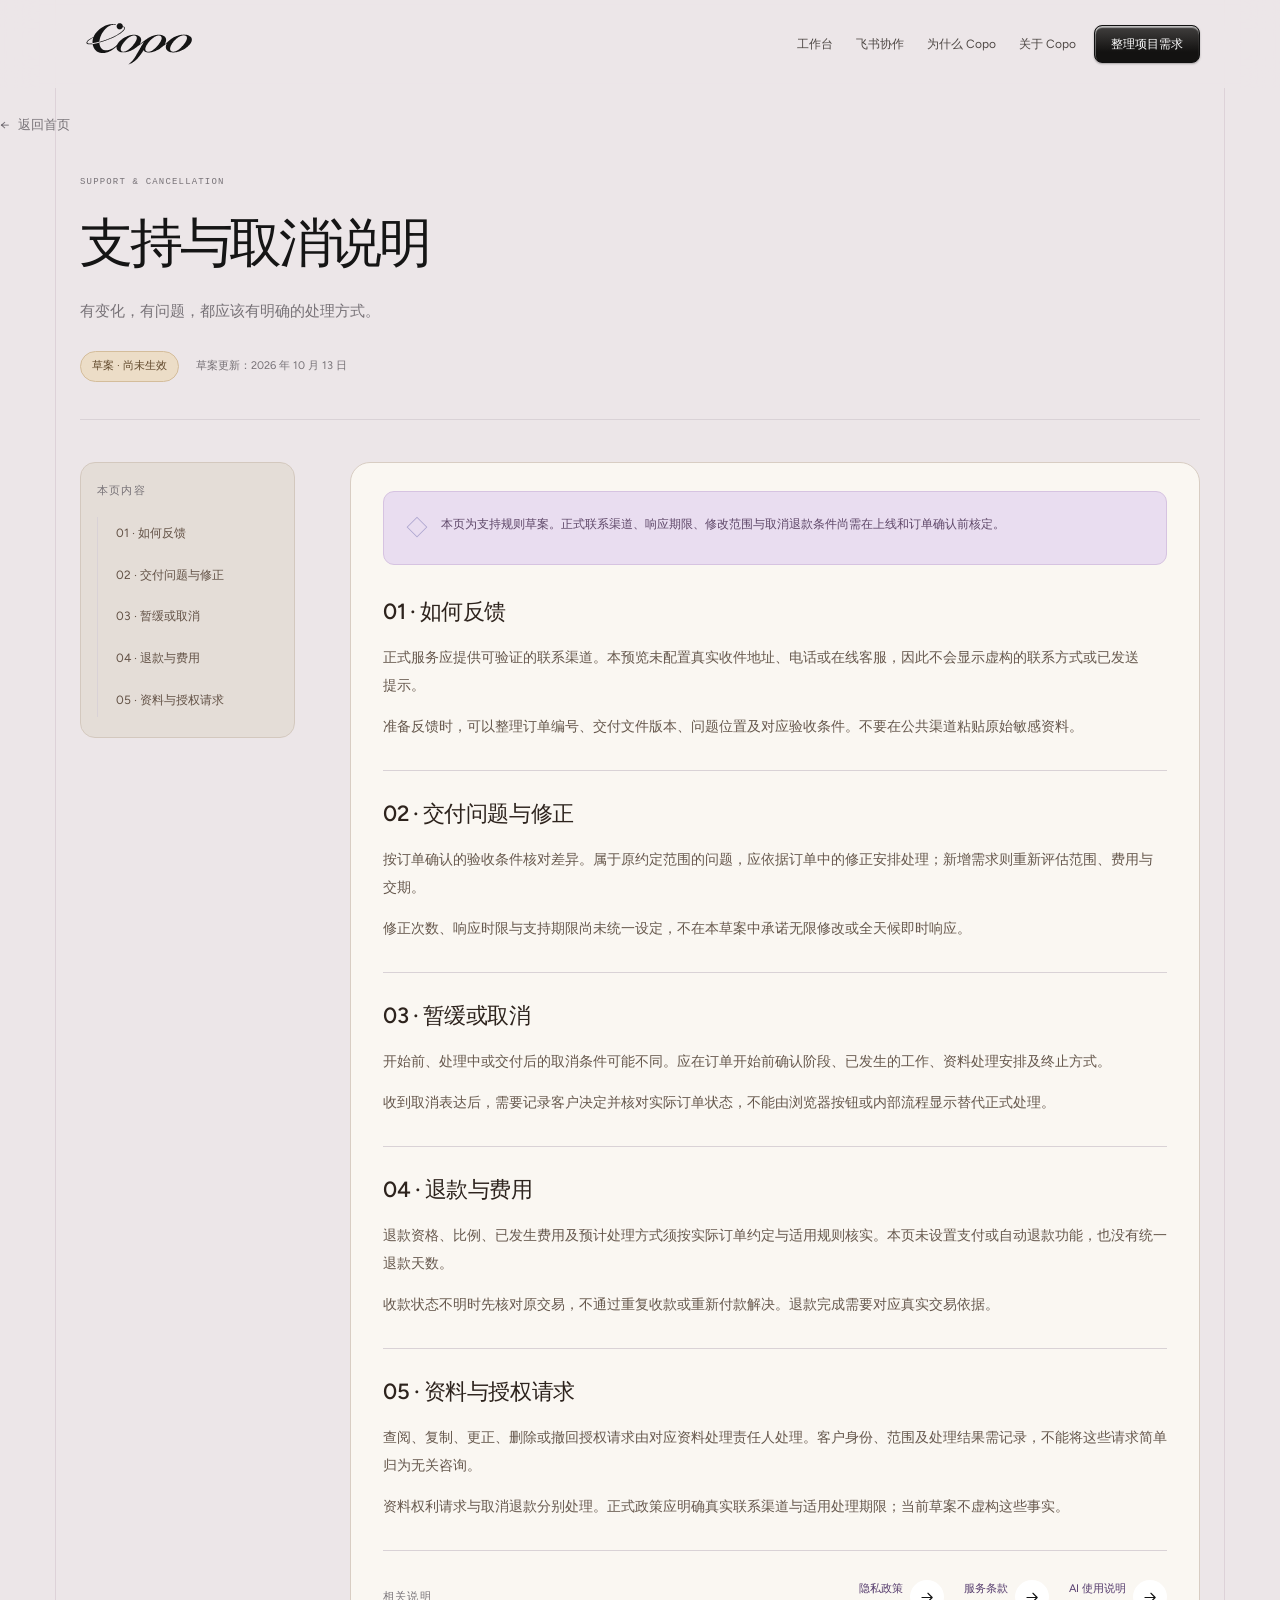
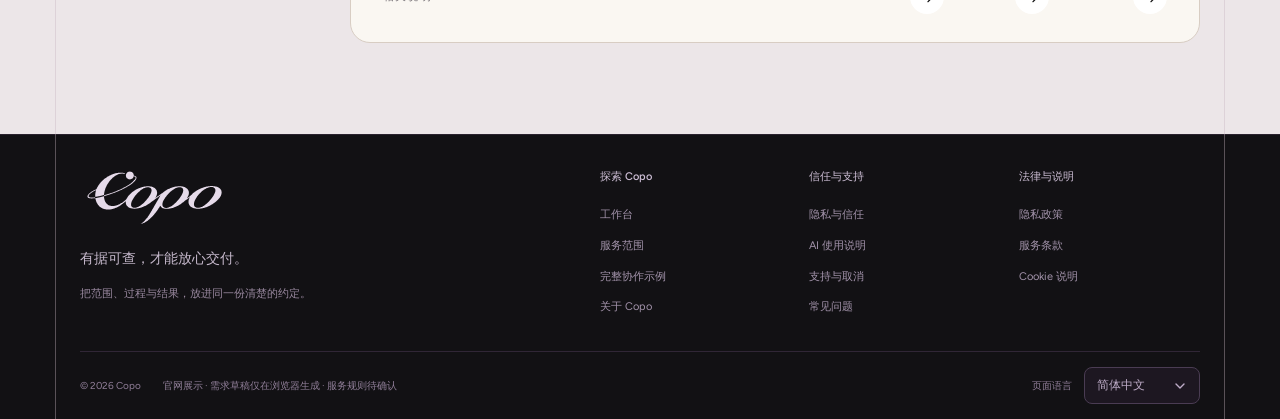
<file: docs/support.html>
<!doctype html>
<html lang="zh-CN">
<head>
  <meta charset="utf-8">
  <meta name="viewport" content="width=device-width, initial-scale=1">
  <meta name="description" content="了解需求变更、交付问题反馈、取消和退款的拟定处理方式。">
  <meta name="referrer" content="no-referrer">
  <meta name="robots" content="noindex, nofollow">
  <meta name="theme-color" content="#ece6e8">
  <meta http-equiv="Content-Security-Policy" content="default-src 'none'; script-src 'self'; style-src 'self'; font-src data:; img-src 'self'; connect-src 'none'; form-action 'none'; base-uri 'none'; object-src 'none'">
  <title>支持与取消说明草案 · Copo</title>
  <link rel="icon" href="favicon.svg?v=lunar-20261014" type="image/svg+xml">
  <link rel="stylesheet" href="tokens.css">
  <link rel="stylesheet" href="website.css">
  <script src="website-copy.js" defer></script>
  <script src="website.js" defer></script>
</head>
<body data-surface="public" data-page="support">
  <a class="skip-link" href="#main">跳到主要内容</a>
  <header id="site-header"></header>
  <main id="main" tabindex="-1"></main>
  <footer id="site-footer"></footer>
  <noscript><p>请启用 JavaScript 查看交互预览。此页面不会上传资料。</p></noscript>
</body>
</html>
</file>
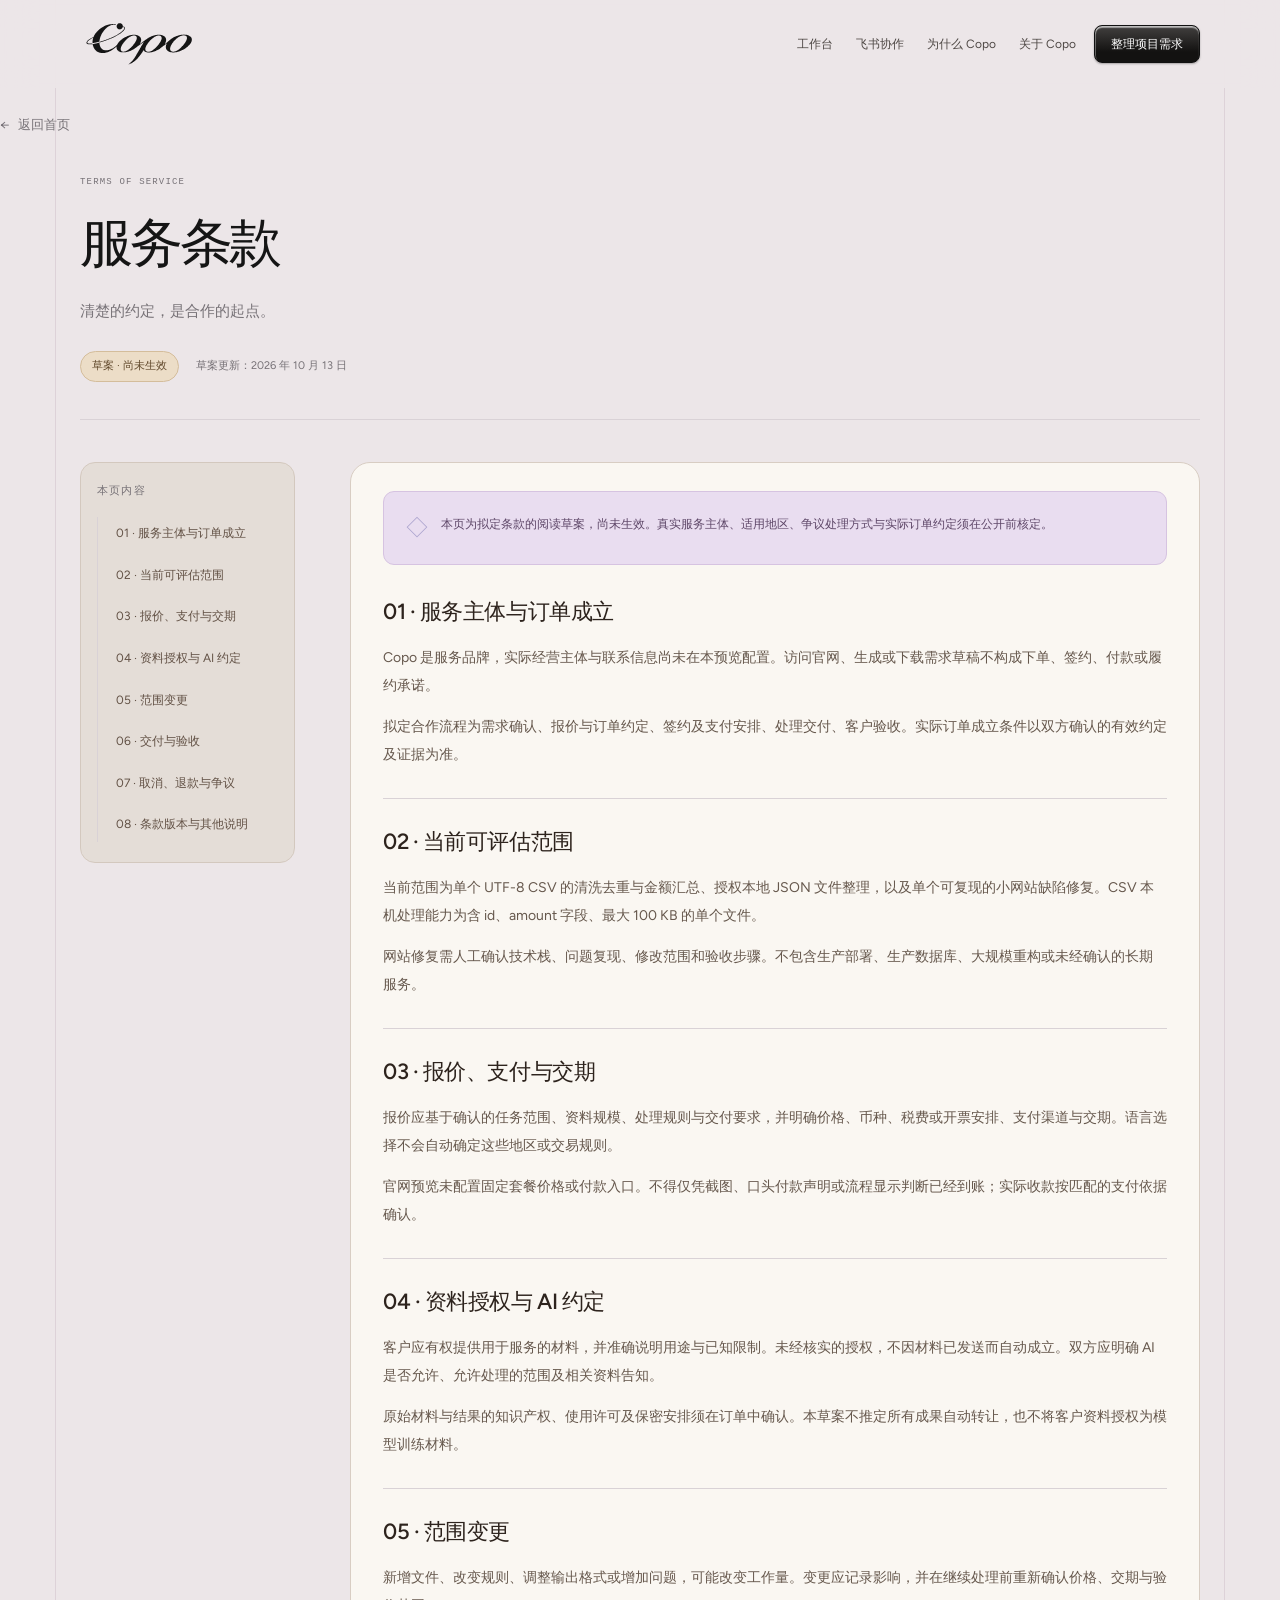
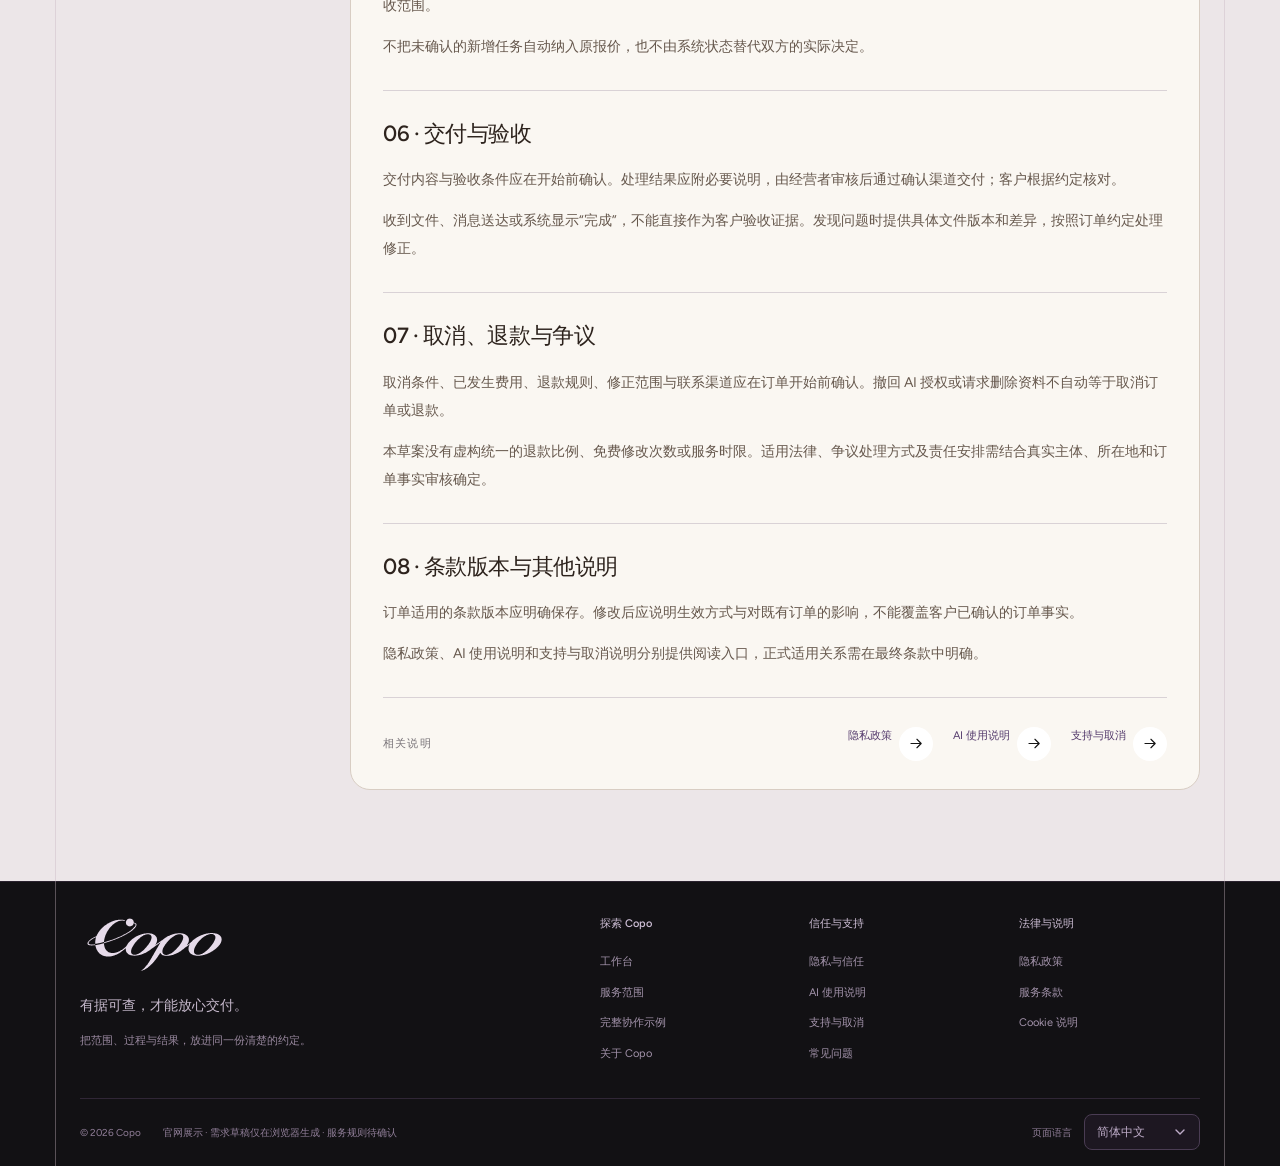
<file: docs/terms.html>
<!doctype html>
<html lang="zh-CN">
<head>
  <meta charset="utf-8">
  <meta name="viewport" content="width=device-width, initial-scale=1">
  <meta name="description" content="了解需求、报价、范围变更、交付与验收的拟定约定。">
  <meta name="referrer" content="no-referrer">
  <meta name="robots" content="noindex, nofollow">
  <meta name="theme-color" content="#ece6e8">
  <meta http-equiv="Content-Security-Policy" content="default-src 'none'; script-src 'self'; style-src 'self'; font-src data:; img-src 'self'; connect-src 'none'; form-action 'none'; base-uri 'none'; object-src 'none'">
  <title>服务条款草案 · Copo</title>
  <link rel="icon" href="favicon.svg?v=lunar-20261014" type="image/svg+xml">
  <link rel="stylesheet" href="tokens.css">
  <link rel="stylesheet" href="website.css">
  <script src="website-copy.js" defer></script>
  <script src="website.js" defer></script>
</head>
<body data-surface="public" data-page="terms">
  <a class="skip-link" href="#main">跳到主要内容</a>
  <header id="site-header"></header>
  <main id="main" tabindex="-1"></main>
  <footer id="site-footer"></footer>
  <noscript><p>请启用 JavaScript 查看交互预览。此页面不会上传资料。</p></noscript>
</body>
</html>
</file>
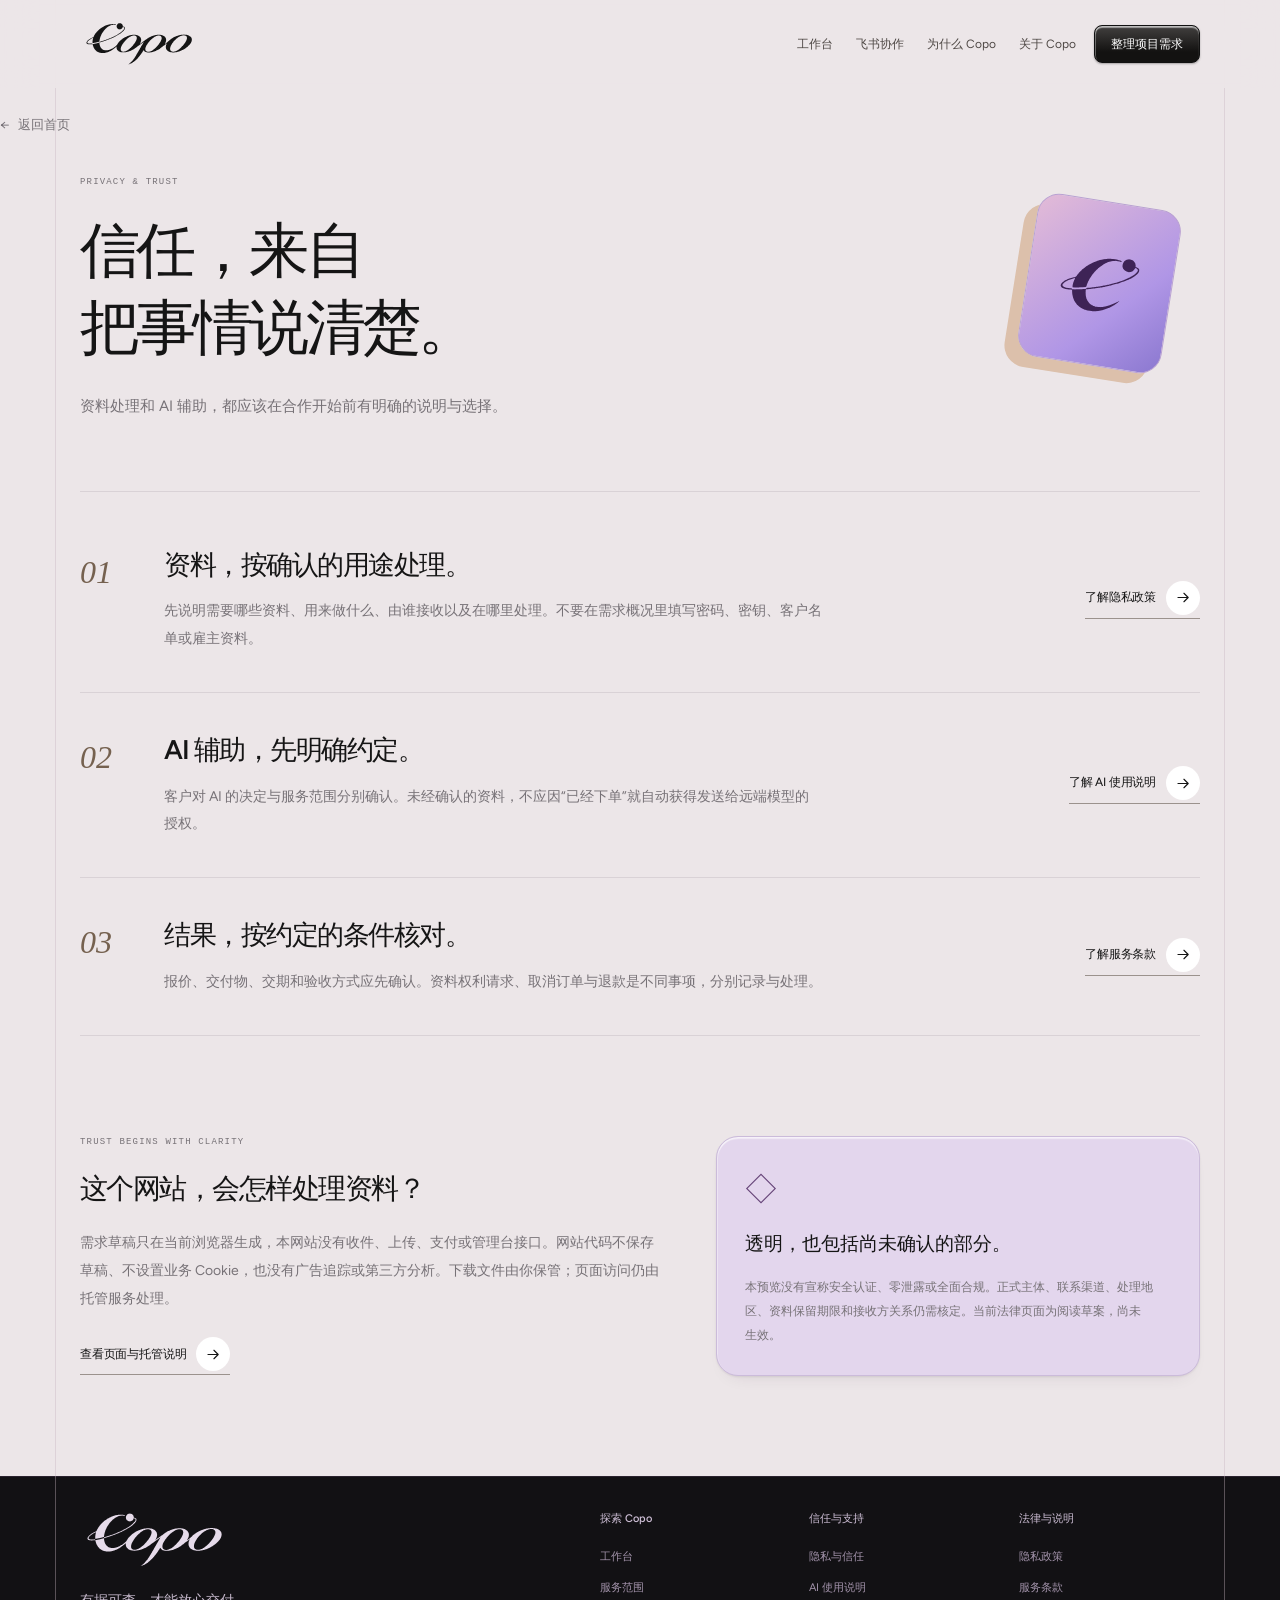
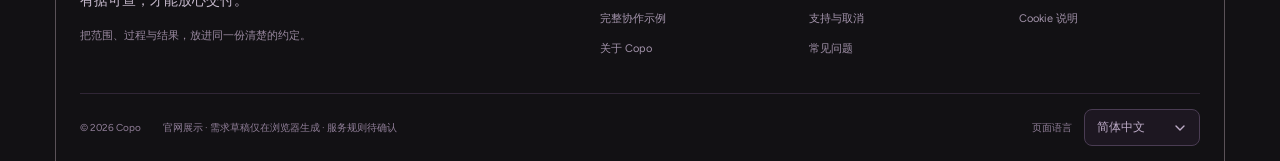
<file: docs/trust.html>
<!doctype html>
<html lang="zh-CN">
<head>
  <meta charset="utf-8">
  <meta name="viewport" content="width=device-width, initial-scale=1">
  <meta name="description" content="了解 Copo 的资料处理、AI 辅助使用与交付核对方式。">
  <meta name="referrer" content="no-referrer">
  <meta name="robots" content="noindex, nofollow">
  <meta name="theme-color" content="#ece6e8">
  <meta http-equiv="Content-Security-Policy" content="default-src 'none'; script-src 'self'; style-src 'self'; font-src data:; img-src 'self'; connect-src 'none'; form-action 'none'; base-uri 'none'; object-src 'none'">
  <title>隐私与信任 · Copo</title>
  <link rel="icon" href="favicon.svg?v=lunar-20261014" type="image/svg+xml">
  <link rel="stylesheet" href="tokens.css">
  <link rel="stylesheet" href="website.css">
  <script src="website-copy.js" defer></script>
  <script src="website.js" defer></script>
</head>
<body data-surface="public" data-page="trust">
  <a class="skip-link" href="#main">跳到主要内容</a>
  <header id="site-header"></header>
  <main id="main" tabindex="-1"></main>
  <footer id="site-footer"></footer>
  <noscript><p>请启用 JavaScript 查看交互预览。此页面不会上传资料。</p></noscript>
</body>
</html>
</file>
<file: docs/tokens.css>
/* Copo 共享设计令牌 · 唯一源文件（界面重设计方案 §5.1）
 *
 * 语义变量只定义名称与回退值；站点主题赋值由各站点主题文件完成：
 *   - 管理台：life/web/console.css（绿色工具风，值迁移自 style.css）
 *   - 官网：life/website/website.css（paper/ink 编辑风）
 *   - 工作台：life/workbench/web/workbench.css（阶段 6 改引本文件）
 * 路由暴露：管理台 /assets/tokens.css、官网 /tokens.css（白名单）、工作台复用 /assets/tokens.css。
 * 旧变量名别名仅为兼容期保留；全部页面切换到新层后删除别名块（打磨计划阶段 6）。 */

:root {
  /* 形状与层次 */
  --copo-radius: 10px;
  --copo-radius-lg: 16px;
  --copo-shadow: 0 10px 32px rgba(32, 46, 43, 0.026);

  /* 字与间距（4/8/12/16/24/32） */
  --copo-font:
    -apple-system, BlinkMacSystemFont, "PingFang SC", "Segoe UI",
    "Microsoft YaHei", sans-serif;
  --copo-space-1: 4px;
  --copo-space-2: 8px;
  --copo-space-3: 12px;
  --copo-space-4: 16px;
  --copo-space-5: 24px;
  --copo-space-6: 32px;

  /* 语义色（回退值=管理台当前值；站点主题文件显式赋值覆盖） */
  --copo-bg: #f5f6f2;
  --copo-surface: #ffffff;
  --copo-ink: #202e2b;
  --copo-muted: #77807a;
  --copo-line: #e1e5dc;
  --copo-accent: #246b54;
  --copo-accent-soft: #e7f2e9;
  --copo-ok: #246b54;
  --copo-warn: #956b27;
  --copo-danger: #a34d41;

  /* 断点参考（CSS 变量不可用于媒体查询，仅供文档说明）：
     主断点 900px；管理台次级 560px、宽屏 1600px；官网保留 900/380。 */
}

/* 兼容别名：旧变量名 → 语义令牌。
 * 本文件先于旧样式层加载，旧层内同名声明会按原值生效；别名服务于
 * 只加载新层的改造页（打磨计划阶段 4 起逐页切换）。 */
:root {
  --bg: var(--copo-bg);
  --paper: var(--copo-surface);
  --ink: var(--copo-ink);
  --muted: var(--copo-muted);
  --line: var(--copo-line);
  --green: var(--copo-accent);
  --mint: var(--copo-accent-soft);
  --amber: var(--copo-warn);
  --red: var(--copo-danger);
  --shadow: var(--copo-shadow);
}
</file>
<file: docs/website.css>
:root {
  --paper: #ece8e7;
  --ink: #131211;
  --muted: #65605e;
  --line: #d8d2cf;
  --surface: #e5e0de;
  --accent: #4821be;
  --accent-soft: #e9e0fb;
  --button: #141313;
  --radius: 22px;
  --display-serif: "Iowan Old Style", "Baskerville", "Songti SC", "STSong", Georgia, serif;
  font-family: "PingFang SC", "Microsoft YaHei", -apple-system, BlinkMacSystemFont, "Segoe UI", sans-serif;
  color: var(--ink);
  background: var(--paper);
  font-synthesis: none;
  line-height: 1.7;
  -webkit-font-smoothing: antialiased;
  scroll-behavior: smooth;
  scroll-padding-top: 104px;
}
* { box-sizing: border-box; }
body { margin: 0; min-width: 900px; }
button, input, textarea, select { font: inherit; }
button, a, input, textarea, select, summary { -webkit-tap-highlight-color: transparent; }
a { color: inherit; text-decoration: none; }
button, summary { cursor: pointer; }
button { color: inherit; }
button:disabled { cursor: default; }
p, h1, h2, h3, h4 { margin: 0; }
h1, h2, h3, h4 { font-weight: 600; }
p { text-wrap: pretty; }
svg { display: block; }
::selection { background: #e6e1ff; color: var(--ink); }
:focus-visible { outline: 3px solid #a99cff; outline-offset: 4px; }
[hidden] { display: none !important; }
.sr-only { position: absolute; width: 1px; height: 1px; padding: 0; margin: -1px; overflow: hidden; clip: rect(0, 0, 0, 0); white-space: nowrap; border: 0; }
.skip-link { position: fixed; left: 24px; top: -100px; z-index: 20; padding: 12px 20px; background: var(--button); color: white; }
.skip-link:focus { top: 10px; }
.container { width: calc(100% - 112px); max-width: 1240px; margin-inline: auto; }
.section-space { padding-block: 88px; }
.eyebrow, .small-label { font-size: 11px; font-weight: 500; letter-spacing: .11em; line-height: 1.5; }
.eyebrow { margin-bottom: 22px; color: var(--muted); }
h2 { font-size: clamp(31px, 2.8vw, 39px); line-height: 1.45; letter-spacing: -.035em; }
.fine { color: var(--muted); font-size: 12px; line-height: 1.8; }
.button { display: inline-flex; align-items: center; justify-content: center; gap: 24px; min-height: 46px; padding: 11px 20px; border: 1px solid var(--button); border-radius: 7px; color: white; background: var(--button); font-size: 14px; font-weight: 500; white-space: nowrap; transition: background .18s, border-color .18s; }
.button:hover { background: #11121a; border-color: #11121a; }
.button-outline { color: #464955; border-color: #dddfe7; background: #fff; }
.button-outline:hover { background: var(--surface); border-color: #c7c9d4; }
.button span[aria-hidden] { font-size: 18px; font-weight: 400; }
.text-link { display: inline-flex; align-items: center; gap: 16px; font-size: 14px; font-weight: 500; padding-bottom: 3px; border-bottom: 1px solid #d2d3de; transition: color .18s; }
.text-link:hover { color: var(--accent); border-color: var(--accent); }
.text-link span { font-size: 19px; }
.brand { display: inline-flex; align-items: center; gap: 8px; font-family: -apple-system, BlinkMacSystemFont, "Segoe UI", sans-serif; font-size: 28px; line-height: 1; font-weight: 650; letter-spacing: -1.2px; }
.brand svg { width: 33px; height: 33px; }
.site-console-link { display: inline-flex; align-items: center; gap: 6px; font-size: 13px; white-space: nowrap; }
.site-console-link:hover { color: var(--accent); }
.site-console-link[aria-current="page"] { color: var(--accent); }
.site-login-link { padding: 8px 4px; font-size: 12px; white-space: nowrap; }
.site-login-link:hover, .site-login-link[aria-current="page"] { color: var(--accent); text-decoration: underline; text-underline-offset: 5px; }
.site-login { display: grid; grid-template-columns: minmax(0, 1fr) 420px; gap: 64px; align-items: start; padding-block: 26px 88px; min-height: calc(100vh - 88px); }
/* 统一的二级页返回条：内容页由 website.js 注入，登录页写在静态标记里，样式一致。 */
.page-back { margin: 0; padding-top: 26px; font-size: 13px; }
.page-back a { display: inline-flex; align-items: center; gap: 8px; color: var(--muted); }
.page-back a::before { content: "←"; }
.page-back a:hover { color: var(--ink); }
.page-back + .inner-hero, .page-back + .legal-hero { padding-top: 40px; }
.site-login > .page-back { padding-top: 0; margin-bottom: 34px; }
.site-login-intro h1 { font-size: clamp(36px, 3.6vw, 52px); line-height: 1.4; letter-spacing: -.04em; white-space: pre-line; }
.site-login-description { max-width: 390px; margin-block: 24px 32px; color: var(--muted); font-size: 15px; line-height: 1.9; }
.site-login-card { padding: 32px; border: 1px solid var(--line); border-radius: var(--radius); background: #fff; box-shadow: 0 16px 48px #23242f06; }
.site-login-badge { display: inline-block; padding: 3px 8px; border-radius: 4px; background: var(--accent-soft); color: var(--accent); font-size: 12px; }
.site-login-card h2 { margin-block: 18px 8px; font-size: 24px; line-height: 1.5; }
.site-login-card .login-intro, .site-login-card .login-status { margin-bottom: 24px; color: var(--muted); font-size: 13px; line-height: 1.8; }
.site-login-card label { display: block; margin-bottom: 8px; font-size: 13px; font-weight: 500; }
.site-login-card input { display: block; width: 100%; min-height: 44px; margin-bottom: 20px; padding: 10px 12px; border: 1px solid #d9d9e2; border-radius: 7px; color: var(--ink); background: #fff; font: inherit; font-size: 14px; }
.site-login-card input:disabled { background: var(--surface); }
.site-login-card .login-button { width: 100%; min-height: 44px; padding: 10px 16px; border: 1px solid var(--button); border-radius: 7px; color: #fff; background: var(--button); font: inherit; font-size: 14px; cursor: pointer; }
.site-login-card .login-button:hover:not(:disabled) { background: #11121a; }
.site-login-card .login-button:disabled { opacity: .65; cursor: not-allowed; }
.site-login-card .login-button.secondary { color: var(--ink); background: #fff; border-color: var(--line); }
.site-login-card .login-button.secondary:hover:not(:disabled) { background: var(--surface); }
.site-login-card .login-setup { margin-top: 20px; }
.site-login-card .login-setup p { margin: 0; font-size: 12px; line-height: 1.8; color: #70666e; overflow-wrap: anywhere; }
.site-login-card .login-recheck { margin-top: 6px; padding: 0; border: 0; background: transparent; color: #4e4058; font: inherit; font-size: 12px; text-decoration: underline; text-underline-offset: 4px; cursor: pointer; }
.site-login-card .login-recheck:hover { color: #171219; }
.site-login-card .login-recheck:disabled { opacity: .6; cursor: wait; }
.site-login-card .login-error, .site-login-card .login-status.is-error { color: #a43e38; font-size: 13px; line-height: 1.8; margin-bottom: 16px; }
.site-login-card .login-footnote { margin-top: 24px; padding-top: 20px; border-top: 1px solid var(--line); font-size: 12px; color: var(--muted); }
#site-header { position: sticky; top: 0; z-index: 10; background: rgba(255, 255, 255, .95); backdrop-filter: blur(16px); border-bottom: 1px solid var(--line); }
.header-inner { height: 80px; display: flex; align-items: center; justify-content: space-between; gap: 24px; }
.header-inner nav { display: flex; align-items: center; gap: 27px; font-size: 13px; margin-left: 30px; }
.header-inner nav a { padding-block: 12px; color: var(--muted); }
.header-inner nav a:hover, .header-inner nav a[aria-current] { color: var(--ink); }
.header-actions { display: flex; gap: 21px; align-items: center; }
.header-actions .button { min-height: 39px; padding: 8px 15px; font-size: 12px; gap: 22px; }
.preview-pill { display: flex; align-items: center; gap: 6px; color: var(--muted); font-size: 11px; white-space: nowrap; }
.preview-pill i, .art-dot { display: inline-block; width: 5px; height: 5px; border-radius: 50%; background: var(--accent); }
.hero { display: grid; grid-template-columns: 1.18fr 1fr; gap: 56px; align-items: center; padding-block: 81px 68px; min-height: 586px; }
.hero .eyebrow { margin-bottom: 26px; }
.hero h1 { font-size: clamp(49px, 4.25vw, 63px); line-height: 1.4; letter-spacing: -.052em; font-weight: 610; white-space: nowrap; }
.hero h1 span { color: #5d6070; }
.hero-intro { margin-top: 25px; max-width: 450px; font-size: 15px; line-height: 1.95; color: var(--muted); }
.hero-actions { display: flex; gap: 12px; margin-top: 31px; }
.hero-foot { font-size: 11px; margin-top: 21px; color: var(--muted); }
.hero-preview { margin: 0; position: relative; min-width: 0; height: 410px; }
.hero-preview::before { content: ""; position: absolute; inset: 26px -12px 31px -20px; background: radial-gradient(ellipse at 70% 70%, #eeecfc, #f7f8fb 70%, #ffffff00); border-radius: 28px; }
.hero-window { position: absolute; top: 34px; left: 0; width: calc(100% - 26px); border: 1px solid #dedfe8; background: #fff; border-radius: var(--radius); box-shadow: 0 16px 45px -20px #29223c30, 0 2px 5px #20233106; overflow: hidden; }
.hero-window-bar { display: flex; align-items: center; gap: 15px; height: 47px; padding: 0 17px; border-bottom: 1px solid var(--line); background: #fcfcfe; font-size: 10px; color: var(--muted); }
.mini-brand { display: flex; align-items: center; gap: 4px; font: 600 16px/1 -apple-system, BlinkMacSystemFont, sans-serif; color: #525361; }
.mini-brand svg { width: 21px; height: 21px; }
.hero-window-bar > i { margin-left: auto; font-size: 19px; font-style: normal; letter-spacing: 2px; }
.hero-window-layout { display: grid; grid-template-columns: 48px 1fr; }
.hero-dock { padding: 17px 7px; border-right: 1px solid var(--line); background: #fafbfc; display: flex; flex-direction: column; gap: 12px; }
.hero-dock > span { display: grid; place-items: center; height: 32px; color: #a3a5b3; border-radius: 6px; }
.hero-dock > .active { background: var(--accent-soft); color: var(--accent); }
.hero-dock svg { width: 20px; height: 20px; }
.hero-window-main { padding: 23px 22px 42px; min-width: 0; }
.hero-task-heading { display: flex; align-items: center; gap: 10px; justify-content: space-between; }
.hero-task-heading .small-label { font-size: 8px; color: var(--muted); letter-spacing: .05em; }
.hero-status { background: var(--accent-soft); color: var(--muted); border: 1px solid #e7e2fb; font-size: 8px; padding: 3px 7px; border-radius: 4px; white-space: nowrap; }
.hero-window-main h2 { font-size: 20px; font-weight: 600; letter-spacing: -.035em; margin: 15px 0 20px; }
.hero-field-list { border: 1px solid var(--line); border-radius: 7px; overflow: hidden; }
.hero-field-list > div { display: grid; grid-template-columns: 69px 1fr; gap: 9px; padding: 10px 12px; border-bottom: 1px solid var(--line); font-size: 9px; line-height: 1.7; }
.hero-field-list > div:last-child { border: 0; }
.hero-field-list span { color: var(--muted); }
.hero-field-list strong { color: #696b7a; font-weight: 400; }
.hero-mini-progress { display: flex; gap: 0; margin-top: 22px; max-width: 160px; }
.hero-mini-progress > span { flex: 1; font-size: 8px; color: #c2c3cc; padding-bottom: 5px; border-bottom: 2px solid #eeeff3; }
.hero-mini-progress > .active { color: var(--accent); border-color: var(--accent); }
.hero-confirm-card { position: absolute; width: 223px; right: -9px; top: 227px; border: 1px solid #dadce7; border-radius: 9px; overflow: hidden; background: white; box-shadow: 0 14px 30px -13px #29223c30; }
.hero-confirm-bar { display: flex; align-items: center; gap: 6px; min-height: 35px; padding: 7px 12px; border-bottom: 1px solid #e4dffa; background: #efebfd; color: var(--muted); font-size: 9px; }
.app-icon { display: grid; place-items: center; width: 17px; height: 17px; padding: 2px; color: #fff; background: var(--accent); border-radius: 4px; }
.app-icon svg { width: 13px; height: 13px; }
.hero-confirm-bar > span:last-child { margin-left: auto; font-size: 13px; }
.hero-confirm-body { padding: 16px; }
.hero-confirm-body h3 { font-size: 13px; font-weight: 550; margin-bottom: 12px; }
.hero-confirm-body p { display: flex; gap: 7px; align-items: center; font-size: 9px; color: var(--muted); padding-block: 6px; }
.confirm-checkbox { width: 10px; height: 10px; border: 1px solid #dddce8; border-radius: 3px; }
.confirm-index { margin-left: auto; color: #c4c5ce; font-size: 8px; }
.hero-preview figcaption { position: absolute; left: 12px; bottom: 0; font-size: 9px; color: var(--muted); letter-spacing: .025em; }
.principle-ribbon { display: flex; align-items: center; gap: 45px; padding-block: 21px; border-block: 1px solid var(--line); font-size: 12px; color: var(--muted); }
.principle-ribbon > span { display: inline-flex; align-items: center; gap: 9px; }
.ribbon-icon { font-size: 20px; color: #999ba9; line-height: 1; }
.principle-ribbon .ribbon-last { margin-left: auto; font-size: 10px; color: var(--muted); }
.section-top { display: flex; justify-content: space-between; gap: 40px; align-items: flex-end; margin-bottom: 38px; }
.section-top > p { width: 370px; max-width: 37%; font-size: 14px; line-height: 1.95; color: var(--muted); padding-bottom: 4px; }
.showcase { padding-top: 81px; }
.showcase-board { display: flex; border: 1px solid #e1e3eb; border-radius: var(--radius); overflow: hidden; background: #fff; box-shadow: 0 18px 50px -30px #36334322; min-height: 411px; }
.board-rail { width: 182px; flex-shrink: 0; padding: 26px 18px; background: #fafbfc; border-right: 1px solid var(--line); display: flex; flex-direction: column; }
.board-wordmark { display: flex; align-items: center; gap: 5px; font: 600 21px/1 -apple-system, BlinkMacSystemFont, sans-serif; letter-spacing: -.8px; }
.board-wordmark svg { width: 26px; height: 26px; }
.board-rail-caption { font-size: 10px; color: var(--muted); margin: 22px 10px 14px; }
.board-navigation { display: grid; gap: 5px; }
.board-navigation > span { display: flex; align-items: center; gap: 12px; border-radius: 6px; font-size: 11px; padding: 9px 10px; color: var(--muted); }
.board-navigation .selected { background: var(--accent-soft); color: var(--accent); }
.board-navigation i { font-style: normal; font-size: 9px; opacity: .7; }
.rail-bottom { margin-top: auto; display: flex; gap: 7px; align-items: center; font-size: 10px; color: var(--muted); padding-left: 10px; }
.board-main { flex: 1; padding: 29px 32px 21px; min-width: 0; }
.board-heading { display: flex; justify-content: space-between; align-items: center; gap: 16px; margin-bottom: 25px; }
.board-heading small { font-size: 10px; color: var(--muted); }
.board-heading h3 { margin-top: 6px; font-size: 18px; font-weight: 550; letter-spacing: -.025em; }
.board-status { font-size: 9px; color: var(--muted); white-space: nowrap; }
.board-content { display: grid; grid-template-columns: 1.55fr 1fr; gap: 24px; align-items: start; }
.sample-document { border: 1px solid var(--line); border-radius: 8px; overflow: hidden; background: #fff; }
.document-header { padding: 15px 17px; display: flex; gap: 9px; align-items: center; }
.file-icon { background: #f5f4fc; color: #9485ce; padding: 6px; border-radius: 5px; }
.file-icon svg { width: 20px; height: 20px; }
.document-header strong { font-size: 12px; font-weight: 500; color: var(--muted); }
.sample-document table { width: 100%; border-collapse: collapse; font-size: 11px; }
.sample-document th { text-align: left; background: #fafbfc; color: var(--muted); font-size: 10px; font-weight: 400; }
.sample-document th, .sample-document td { padding: 10px 17px; border-top: 1px solid #edeef3; }
.sample-document td:first-child, .sample-document td:nth-child(2) { font-variant-numeric: tabular-nums; }
.sample-document td { color: var(--muted); }
.duplicate-row { background: #faf9ff; }
.sample-document .duplicate-row td { color: var(--muted); }
.document-summary { display: flex; justify-content: space-between; gap: 16px; padding: 15px 17px; border-top: 1px solid var(--line); }
.document-summary span { display: block; font-size: 10px; color: var(--muted); }
.document-summary strong { font-size: 13px; font-weight: 550; line-height: 1.7; }
.document-summary strong small { font-size: 10px; font-weight: 400; }
.checklist { padding: 6px 0; }
.checklist > p { color: var(--muted); margin-bottom: 15px; }
.checklist > div:not(.rule-note) { font-size: 12px; color: var(--muted); display: flex; align-items: center; gap: 9px; padding-block: 8px; }
.checklist > div span { color: #a398d1; font-size: 16px; }
.rule-note { border-top: 1px solid var(--line); margin-top: 14px; padding-top: 15px; font-size: 11px; line-height: 1.9; color: var(--muted); }
.board-bottom { display: flex; justify-content: space-between; border-top: 1px solid var(--line); padding-top: 14px; margin-top: 25px; font-size: 10px; color: var(--muted); }
.services-section, .faq-section { background: var(--surface); border-block: 1px solid var(--line); }
.service-grid { display: grid; grid-template-columns: repeat(3, 1fr); gap: 20px; }
.service-card { display: flex; flex-direction: column; background: white; padding: 28px; border: 1px solid var(--line); border-radius: var(--radius); }
.service-card-top { display: flex; justify-content: space-between; align-items: center; color: var(--muted); margin-bottom: 24px; }
.service-icon { display: grid; place-items: center; width: 42px; height: 42px; border: 1px solid #e9e6f8; background: #f8f7fe; border-radius: 9px; color: #9c8dd3; }
.service-icon svg { width: 24px; height: 24px; }
.service-card h3 { font-size: 22px; font-weight: 550; letter-spacing: -.035em; margin-bottom: 15px; }
.service-card > p { font-size: 13px; line-height: 1.95; color: var(--muted); min-height: 76px; }
.deliver { padding-block: 20px; margin-top: 18px; border-top: 1px solid var(--line); }
.deliver > span { color: var(--muted); font-size: 11px; }
.deliver p { color: var(--muted); font-size: 12px; line-height: 1.95; margin-top: 7px; }
.scope-details { font-size: 11px; border-top: 1px solid var(--line); margin-bottom: 21px; }
summary { list-style: none; }
summary::-webkit-details-marker { display: none; }
.scope-details summary, .faq-list summary { display: flex; justify-content: space-between; align-items: center; gap: 20px; }
.scope-details summary { padding-block: 12px; color: var(--muted); }
.scope-details summary > span { font-size: 17px; }
.scope-details p { line-height: 1.95; padding-bottom: 12px; color: var(--muted); }
.scope-details[open] > summary > span, .faq-list details[open] > summary > span { transform: rotate(45deg); }
.service-card .text-link { margin-top: auto; align-self: flex-start; font-size: 12px; }
.process-tabs { display: grid; grid-template-columns: repeat(4, 1fr); gap: 0; border: 1px solid var(--line); border-radius: 9px; overflow: hidden; background: #fafbfc; }
.process-tabs button { display: flex; align-items: center; gap: 12px; border: 0; border-right: 1px solid var(--line); background: transparent; padding: 18px 22px; font-size: 14px; color: var(--muted); }
.process-tabs button:last-child { border-right: 0; }
.process-tabs button[aria-selected="true"] { background: var(--accent-soft); color: var(--accent); }
.process-tabs button > span { font-size: 10px; opacity: .65; }
.process-tabs button > i { margin-left: auto; font-size: 17px; font-style: normal; }
.process-panel { display: grid; grid-template-columns: 1.12fr 1fr; gap: 60px; padding: 40px 0 0; }
.step-copy { padding: 24px 28px; }
.step-number { display: block; color: #b1b3bf; font-size: 11px; letter-spacing: .1em; margin-bottom: 15px; }
.step-copy h3 { font-size: 25px; line-height: 1.55; font-weight: 550; letter-spacing: -.035em; margin-bottom: 17px; }
.step-copy p { font-size: 14px; color: var(--muted); line-height: 1.95; }
.step-copy ul { margin: 19px 0 0; padding: 0; list-style: none; font-size: 12px; color: var(--muted); display: flex; flex-wrap: wrap; gap: 9px 21px; }
.step-copy li::before { content: "✓"; margin-right: 7px; color: #a096cb; }
.step-example { padding: 28px; border: 1px solid var(--line); border-radius: var(--radius); background: #fafbfc; }
.step-example-top { display: flex; justify-content: space-between; align-items: center; color: #a0a2ae; }
.step-example-top .small-label { font-size: 10px; letter-spacing: .02em; }
.step-example h4 { font-size: 19px; font-weight: 550; margin: 20px 0 13px; }
.step-example > p { font-size: 12px; line-height: 1.95; color: var(--muted); }
.step-track { display: flex; margin: 26px 0 13px; align-items: center; }
.step-track span { flex: 1; border-bottom: 1px solid #e4e5ec; padding-bottom: 10px; font-size: 10px; color: #b2b4bf; }
.step-track .current { color: var(--accent); border-color: var(--accent); font-weight: 600; }
.step-example > p.fine { font-size: 10px; }
.trust-section { background: #f8f9fb; border-block: 1px solid var(--line); }
.trust-inner { display: grid; grid-template-columns: 1.35fr 1fr; gap: 85px; padding-block: 70px; align-items: center; }
.trust-inner h2 { font-size: clamp(29px, 2.45vw, 35px); line-height: 1.6; font-weight: 550; }
.trust-inner > div:first-child > p:not(.eyebrow) { color: var(--muted); font-size: 13px; max-width: 460px; margin-top: 23px; line-height: 1.95; }
.trust-inner .text-link { margin-top: 27px; }
.trust-art { border: 1px solid var(--line); border-radius: var(--radius); background: white; padding: 25px 30px; }
.trust-symbol { width: 42px; height: 42px; border: 1px solid #e8e5f6; border-radius: 9px; background: #f7f5ff; color: #9b8bd7; display: grid; place-items: center; }
.trust-symbol svg { width: 28px; height: 28px; }
.trust-points { margin-top: 13px; }
.trust-points p { display: flex; align-items: center; gap: 12px; font-size: 12px; color: var(--muted); padding-block: 13px; border-bottom: 1px solid #eff0f4; }
.trust-points p:last-child { border: 0; padding-bottom: 0; }
.trust-points p > span { color: #a69cd1; }
.quote { display: grid; grid-template-columns: 1fr 1fr; gap: 90px; align-items: center; }
.quote > div:last-child > p { color: var(--muted); font-size: 14px; line-height: 2; }
.quote > div:last-child > p.fine { margin: 17px 0 25px; font-size: 11px; }
.faq-inner { display: grid; grid-template-columns: 1fr 1.36fr; gap: 85px; }
.faq-inner h2 { font-size: 32px; max-width: 320px; }
.faq-list details { border-bottom: 1px solid #e0e2e9; }
.faq-list details:first-child { border-top: 1px solid #e0e2e9; }
.faq-list summary { padding: 23px 0; font-size: 14px; color: #606473; }
.faq-list summary span { color: #a2a5b1; font-size: 22px; font-weight: 300; transition: transform .18s; }
.faq-list details p { padding: 0 30px 24px 0; color: var(--muted); font-size: 13px; line-height: 1.95; }
.inquiry-section { display: grid; grid-template-columns: 1fr 1.28fr; gap: 90px; padding-block: 96px; }
.inquiry-lead { font-size: 15px; line-height: 2; color: var(--muted); margin: 22px 0 38px; }
.inquiry-intro h3 { font-size: 16px; margin-bottom: 12px; }
.inquiry-intro > p:not(.inquiry-lead) { font-size: 12px; color: var(--muted); line-height: 1.95; }
.inquiry-state { display: flex; align-items: flex-start; gap: 8px; padding: 18px 0; margin-block: 16px 12px; border-block: 1px solid var(--line); }
.inquiry-state .art-dot { margin-top: 8px; flex-shrink: 0; }
.inquiry-intro > .text-link { font-size: 12px; }
#inquiry-form { padding: 31px; border: 1px solid var(--line); border-radius: var(--radius); background: white; box-shadow: 0 15px 40px -30px #25283820; }
#inquiry-form > label { display: block; font-size: 12px; color: var(--muted); margin-bottom: 19px; }
input:not([type="checkbox"]), textarea, select { display: block; width: 100%; color: var(--ink); background: #fcfcfd; border: 1px solid #e2e3eb; border-radius: 6px; padding: 10px 12px; margin-top: 8px; font-size: 12px; line-height: 1.8; }
input::placeholder, textarea::placeholder { color: #b0b2be; opacity: 1; }
textarea { resize: vertical; }
.field-required { float: right; color: var(--muted); font-size: 9px; }
#inquiry-form > label.consent { display: flex; gap: 10px; color: var(--muted); font-size: 11px; align-items: flex-start; }
.consent input { width: 13px; height: 13px; margin: 3px 0 0; accent-color: var(--accent); flex-shrink: 0; }
.form-actions { display: flex; gap: 9px; align-items: center; flex-wrap: wrap; }
.form-actions .button { padding: 10px 14px; min-height: 42px; font-size: 11px; gap: 15px; }
.reset-button { border: 0; background: transparent; margin-left: auto; font-size: 10px; color: var(--muted); padding: 8px; }
#inquiry-form > p.fine { font-size: 10px; margin-top: 16px; }
.form-result { color: var(--accent); font-size: 11px; line-height: 1.9; margin-top: 12px; }
#copy-area { margin-top: 20px; }
#inquiry-json { font-family: ui-monospace, "SFMono-Regular", Menlo, monospace; font-size: 11px; }
#site-footer { border-top: 1px solid var(--line); background: #fafbfc; padding-top: 51px; }
.footer-main { display: grid; grid-template-columns: 1.1fr 1.45fr; gap: 100px; padding-bottom: 47px; }
.footer-brand .brand { font-size: 27px; }
.footer-brand .brand svg { width: 31px; height: 31px; }
.footer-brand .footer-tagline { font-size: 15px; color: #767a89; margin-top: 22px; }
.footer-brand > p:last-child { font-size: 11px; line-height: 1.95; color: var(--muted); max-width: 270px; margin-top: 12px; }
.footer-nav { display: grid; grid-template-columns: repeat(3, 1fr); gap: 28px; }
.footer-nav h2 { font-size: 11px; font-weight: 550; color: #747887; letter-spacing: 0; margin-bottom: 16px; }
.footer-nav a { display: block; font-size: 11px; color: var(--muted); padding-block: 5px; }
.footer-nav a:hover { color: var(--accent); }
.footer-bottom { display: flex; gap: 22px; align-items: center; border-top: 1px solid var(--line); min-height: 68px; color: var(--muted); font-size: 9px; }
.locale-label { margin-left: auto; display: flex; align-items: center; gap: 12px; }
.locale-label select { width: auto; margin: 0; padding: 5px 22px 5px 8px; background: transparent; color: var(--muted); font-size: 10px; }
.inner-hero { position: relative; padding-block: 80px 71px; border-bottom: 1px solid var(--line); }
.inner-hero h1 { font-size: 61px; line-height: 1.4; letter-spacing: -.05em; font-weight: 550; }
.inner-hero > p:last-of-type { max-width: 520px; color: var(--muted); font-size: 15px; line-height: 1.95; margin-top: 26px; }
.inner-mark { position: absolute; right: 70px; top: 91px; width: 172px; height: 172px; border: 1px solid #e6e3f1; border-radius: 28px; display: grid; place-items: center; background: #faf9ff; color: #c9c2e7; }
.inner-mark svg { width: 110px; height: 110px; }
.about-statement { display: grid; grid-template-columns: 1fr 1fr; gap: 110px; padding-top: 78px; align-items: center; }
.about-statement h2 { font-size: 32px; line-height: 1.6; }
.about-statement p { color: var(--muted); font-size: 14px; line-height: 2; }
.values-grid { display: grid; grid-template-columns: repeat(3, 1fr); gap: 22px; }
.values-grid article { padding: 31px; border: 1px solid var(--line); background: #fafbfc; border-radius: var(--radius); position: relative; }
.value-word { display: block; font-size: 43px; color: #b9b4d2; margin-bottom: 28px; letter-spacing: -.06em; }
.values-grid .small-label { position: absolute; right: 31px; top: 39px; color: #b0b3bf; }
.values-grid h2 { font-size: 20px; letter-spacing: -.025em; margin-bottom: 13px; }
.values-grid p { font-size: 12px; line-height: 1.95; color: var(--muted); }
.about-scope { display: grid; grid-template-columns: 1.3fr 1fr; gap: 95px; padding-bottom: 91px; align-items: center; }
.about-scope h2 { font-size: 30px; }
.about-scope > div:first-child p:not(.eyebrow) { color: var(--muted); font-size: 14px; line-height: 2; margin-top: 20px; }
.about-scope .button { margin-top: 27px; }
.scope-note { padding: 30px; border: 1px solid var(--line); border-radius: var(--radius); background: #fafbfc; }
.scope-note svg { width: 41px; height: 41px; color: #b3a9d8; margin-bottom: 19px; }
.scope-note p { color: var(--muted); font-size: 12px; line-height: 2; }
.trust-rows { margin-top: 16px; }
.trust-rows article { display: grid; grid-template-columns: 80px 1fr 205px; gap: 22px; align-items: start; border-bottom: 1px solid var(--line); padding-block: 42px; }
.trust-number { font-size: 28px; color: #b5b0cc; font-weight: 300; line-height: 1.5; }
.trust-rows h2 { font-size: 26px; margin-bottom: 15px; }
.trust-rows article p { font-size: 14px; line-height: 1.95; color: var(--muted); max-width: 660px; }
.trust-rows .text-link { align-self: center; justify-self: end; font-size: 12px; }
.trust-local { display: grid; grid-template-columns: 1.2fr 1fr; gap: 85px; }
.trust-local h2 { font-size: 28px; }
.trust-local > div p:not(.eyebrow) { color: var(--muted); font-size: 14px; line-height: 2; margin: 22px 0 24px; }
.trust-local .text-link { font-size: 12px; }
.trust-local aside { background: #fafbfc; border-radius: var(--radius); border: 1px solid var(--line); padding: 28px; }
.trust-local aside > span { color: #b1a9d2; font-size: 32px; line-height: 1.5; }
.trust-local h3 { font-size: 19px; margin: 15px 0; }
.trust-local aside p { font-size: 12px; color: var(--muted); line-height: 2; }
.legal-hero { padding-block: 67px 36px; border-bottom: 1px solid var(--line); }
.legal-hero .eyebrow { margin-bottom: 15px; }
.legal-hero h1 { font-size: 45px; line-height: 1.45; letter-spacing: -.04em; font-weight: 550; }
.legal-summary { font-size: 15px; color: var(--muted); margin-top: 18px; }
.legal-meta { display: flex; align-items: center; gap: 17px; color: var(--muted); font-size: 10px; margin-top: 26px; }
.draft-pill { padding: 4px 9px; border: 1px solid #e5e1f4; background: #f6f4fd; border-radius: 5px; color: var(--muted); }
.legal-layout { display: grid; grid-template-columns: 240px 1fr; gap: 76px; align-items: start; padding-block: 42px 91px; }
.legal-sidebar { position: sticky; top: 116px; padding-bottom: 24px; }
.legal-sidebar > p { color: var(--muted); margin-bottom: 18px; }
.legal-sidebar nav { display: grid; gap: 8px; border-left: 1px solid var(--line); padding-left: 18px; }
.legal-sidebar nav a { color: var(--muted); font-size: 11px; padding-block: 6px; line-height: 1.8; }
.legal-sidebar nav a:hover { color: var(--accent); }
.legal-sidebar > a { margin-top: 30px; font-size: 11px; }
.legal-notice { display: flex; gap: 13px; align-items: flex-start; padding: 20px 22px; border: 1px solid var(--line); background: #fafbfc; border-radius: var(--radius); margin-bottom: 33px; }
.legal-notice > span { color: #aaa2cd; font-size: 22px; line-height: 1.45; }
.legal-notice p { color: var(--muted); font-size: 12px; line-height: 2; }
.legal-content > section { padding-bottom: 29px; margin-bottom: 29px; border-bottom: 1px solid var(--line); }
.legal-content h2 { font-size: 20px; letter-spacing: -.02em; margin-bottom: 18px; font-weight: 550; }
.legal-content section p { font-size: 13px; line-height: 2.1; color: var(--muted); margin-top: 13px; }
.legal-related { display: flex; gap: 20px; flex-wrap: wrap; align-items: center; }
.legal-related .small-label { color: var(--muted); margin-right: auto; }
.legal-related a { font-size: 11px; color: var(--muted); display: flex; gap: 7px; }
.legal-related a:hover { color: var(--accent); }
@media (prefers-reduced-motion: reduce) {
  :root { scroll-behavior: auto; }
  *, *::before, *::after { transition: none !important; animation: none !important; }
}

/* Homepage: one complete sample task and four connected capability modules. */
.hero-rich { grid-template-columns: 1.04fr 1fr; gap: 52px; padding-block: 70px 60px; min-height: 668px; }
.hero-rich h1 { font-size: clamp(36px, 3.8vw, 55px); line-height: 1.48; white-space: nowrap; }
.hero-rich h1 .hero-title-accent { color: var(--ink); background: linear-gradient(transparent 86%, #e6e1fd 86%); }
.hero-badge { display: inline-flex; align-items: center; gap: 7px; margin-bottom: 22px; padding: 5px 10px; border: 1px solid #e9e5f6; border-radius: 6px; color: #8374bd; background: #fbfaff; font-size: 11px; }
.hero-badge > span { width: 5px; height: 5px; border-radius: 50%; background: var(--accent); }
.hero-rich .hero-intro { max-width: 510px; margin-top: 21px; font-size: 14px; line-height: 2; }
.hero-rich .hero-actions { margin-top: 25px; }
.hero-values { display: grid; grid-template-columns: repeat(3, 1fr); gap: 15px; padding-top: 23px; margin-top: 27px; border-top: 1px solid var(--line); }
.hero-values > div { display: flex; gap: 9px; min-width: 0; }
.hero-values > div > span { font-size: 9px; color: #b4aec8; margin-top: 3px; }
.hero-values strong { display: block; font-size: 12px; font-weight: 550; color: #515564; }
.hero-values small { display: block; margin-top: 6px; font-size: 10px; line-height: 1.9; color: var(--muted); }
.hero-scope { margin-top: 21px; font-size: 11px; color: var(--muted); }
.hero-case-preview { min-width: 0; position: relative; }
.case-preview-heading { display: flex; justify-content: space-between; gap: 18px; padding: 0 8px 14px; font-size: 10px; color: #8b889b; }
.case-preview-heading > span:last-child { letter-spacing: .04em; font-size: 9px; }
.case-preview-shell { position: relative; background: white; border: 1px solid #e1deeb; border-radius: 13px; box-shadow: 0 18px 65px -27px #4840603d, 0 2px 5px #40345705; overflow: hidden; }
.case-preview-shell::before { content: ""; position: absolute; top: 0; left: 0; right: 0; height: 2px; background: linear-gradient(90deg, #cbbffc, #ece7fb 60%, #fff); }
.case-preview-top { display: flex; gap: 16px; align-items: center; justify-content: space-between; padding: 18px 19px; border-bottom: 1px solid var(--line); background: #fdfdff; }
.case-synthetic-label { display: inline-flex; color: var(--muted); font-size: 9px; line-height: 1.6; }
.case-mini-tabs { display: grid; grid-template-columns: repeat(7, 1fr); border-bottom: 1px solid var(--line); padding: 0 13px; background: #fbfbfd; }
.case-mini-tabs button { background: transparent; border: 0; padding: 13px 2px 11px; font-size: 11px; color: var(--muted); position: relative; }
.case-mini-tabs button[aria-selected="true"] { color: var(--accent); }
.case-mini-tabs button[aria-selected="true"]::after { content: ""; position: absolute; inset: auto 10px 0; height: 2px; background: var(--accent); }
.hero-case-panel { min-height: 306px; padding: 22px; }
.compact-stage { display: flex; gap: 15px; justify-content: space-between; color: #9a93af; font-size: 9px; line-height: 1.8; }
.compact-stage > span:last-child { color: var(--muted); }
.compact-demo-view h3 { font-size: 21px; font-weight: 550; line-height: 1.6; letter-spacing: -.025em; margin: 14px 0 15px; }
.demo-message { border: 1px solid #e9e7f0; border-radius: 8px; background: #faf9ff; padding: 16px; }
.demo-message small { display: block; font-size: 9px; color: #8c81b8; margin-bottom: 8px; }
.demo-message p { color: var(--muted); font-size: 12px; line-height: 1.9; }
.compact-next { margin-top: 19px; font-size: 10px; color: var(--muted); line-height: 1.9; }
.compact-next > span { display: block; font-size: 9px; color: #9a92ab; margin-bottom: 4px; }
.case-preview-bottom { display: flex; gap: 15px; justify-content: space-between; align-items: center; border-top: 1px solid var(--line); padding: 12px 19px; background: #fdfdff; font-size: 9px; color: var(--muted); }
.demo-play-link { display: inline-flex; align-items: center; gap: 9px; border: 0; padding: 4px 0; background: transparent; color: var(--accent); font-size: 11px; }
.modules-section { padding-bottom: 88px; }
.module-jump-nav { display: grid; grid-template-columns: repeat(4, minmax(0, 1fr)); margin: 40px 0 24px; border-block: 1px solid var(--line); }
.module-jump-nav > a { display: flex; gap: 12px; align-items: center; padding: 18px 20px; color: #545866; font-size: 13px; transition: background .18s, color .18s; }
.module-jump-nav > a + a { border-left: 1px solid var(--line); }
.module-jump-nav > a > span:first-child { color: #80828f; font: 11px ui-monospace, monospace; }
.module-jump-nav > a > span:last-child { margin-left: auto; color: #8c8e9a; }
.module-jump-nav > a:hover { color: var(--accent); background: var(--accent-soft); }
.feature-grid { display: grid; grid-template-columns: repeat(2, minmax(0, 1fr)); gap: 22px; }
.feature-module { min-width: 0; overflow: hidden; border: 1px solid #e3e5eb; border-radius: 16px; background: #fafbfc; scroll-margin-top: 105px; }
.feature-intake, .feature-acceptance { grid-column: 1 / -1; display: grid; grid-template-columns: minmax(260px, .8fr) minmax(0, 1.2fr); align-items: center; }
.module-copy { padding: 38px 36px 30px; min-width: 0; }
.module-kicker { display: flex; align-items: center; gap: 10px; margin-bottom: 20px; font-size: 12px; font-weight: 500; color: #535865; }
.module-kicker > span { display: grid; place-items: center; width: 25px; height: 25px; border: 1px solid #dcdfea; border-radius: 7px; background: white; color: #6a5bc1; font: 11px ui-monospace, monospace; }
.module-copy h3 { font-size: clamp(25px, 2.3vw, 32px); line-height: 1.48; letter-spacing: -.035em; font-weight: 600; text-wrap: balance; }
.module-copy > p:not(.module-kicker) { max-width: 440px; margin-top: 16px; font-size: 13px; line-height: 1.95; color: #606574; }
.module-copy ul { list-style: none; margin: 19px 0 21px; padding: 0; display: flex; flex-wrap: wrap; gap: 7px 15px; font-size: 11px; line-height: 1.8; color: #606574; }
.module-copy li::before { content: "✓"; margin-right: 6px; color: #7469a6; }
.module-copy .text-link { font-size: 12px; gap: 13px; border: 0; padding: 0; }
.module-copy .text-link:hover { text-decoration: underline; text-underline-offset: 5px; }
.module-preview { min-width: 0; margin: 0 22px 22px; border: 1px solid #e1e4ec; border-radius: 11px; background: #f1f3f7; overflow: hidden; }
.feature-intake .module-preview, .feature-acceptance .module-preview { margin: 24px 24px 24px 0; }
.module-preview-bar { display: flex; align-items: center; gap: 8px; padding: 13px 17px; border-bottom: 1px solid #e3e6ed; background: #f9fafc; }
.module-preview-bar > strong { font-size: 11px; color: #606574; font-weight: 500; }
.module-dot { width: 5px; height: 5px; flex: 0 0 auto; border-radius: 50%; background: #897aca; }
.module-sample { margin-left: auto; color: #707483; font-size: 10px; white-space: nowrap; }
.module-preview-body { padding: 22px 20px 14px; }
.module-preview-caption { margin-top: 14px; font-size: 10px; line-height: 1.7; color: #666b7a; text-align: center; }
.intake-composition { display: grid; grid-template-columns: minmax(0, 1.05fr) 24px minmax(0, 1fr); align-items: center; }
.module-chat { display: grid; gap: 12px; min-width: 0; }
.chat-bubble { border: 1px solid #e0e3eb; border-radius: 9px; padding: 13px; background: white; }
.chat-bubble.customer { margin-left: 12px; }
.chat-bubble.copo { border-color: #dfdaf1; background: #f9f7ff; margin-right: 3px; }
.chat-bubble small { display: flex; align-items: center; gap: 5px; font-size: 10px; color: #6d638d; margin-bottom: 8px; }
.chat-bubble p { font-size: 11px; color: #565b6b; line-height: 1.9; }
.chat-brand { display: grid; place-items: center; width: 18px; height: 18px; background: #7361bd; color: white; border-radius: 5px; font: 600 11px -apple-system, sans-serif; }
.intake-connector { text-align: center; color: #8c81ab; font-size: 19px; }
.intake-summary { min-width: 0; padding: 16px 14px; border: 1px solid #dcdfea; border-radius: 9px; background: white; box-shadow: 0 8px 18px #27335107; }
.summary-heading { display: flex; gap: 6px; align-items: center; color: #454956; font-size: 11px; font-weight: 500; }
.summary-heading > small { margin-left: auto; font-size: 9px; font-weight: 400; color: #767b87; }
.summary-icon { color: #7e72aa; flex-shrink: 0; }
.summary-icon svg { width: 17px; height: 17px; }
.intake-summary dl { margin: 11px 0 14px; }
.intake-summary dl > div { padding: 10px 0; border-bottom: 1px solid #eef0f4; }
.intake-summary dt { color: #767b89; font-size: 9px; margin-bottom: 3px; }
.intake-summary dd { margin: 0; font-size: 11px; color: #4a5061; line-height: 1.7; }
.summary-state { display: flex; align-items: center; gap: 6px; color: #7a6947; font-size: 10px; }
.summary-state > span, .delivery-state > span { width: 5px; height: 5px; background: currentColor; border-radius: 50%; }
.feature-quote, .feature-delivery { display: flex; flex-direction: column; }
.feature-quote .module-copy, .feature-delivery .module-copy { flex: 0 0 auto; }
.feature-quote .module-preview, .feature-delivery .module-preview { flex: 1; }
.quote-sheet, .delivery-board, .acceptance-sheet { background: white; border: 1px solid #e2e5ed; border-radius: 9px; padding: 20px; box-shadow: 0 8px 18px #27335105; }
.quote-sheet-heading, .acceptance-sheet-heading { display: flex; justify-content: space-between; align-items: center; flex-wrap: wrap; gap: 8px; font-size: 10px; color: #6b7182; }
.quote-sheet-heading > span:last-child, .acceptance-sheet-heading > span:last-child { padding: 2px 7px; background: #f2f0fb; border-radius: 4px; color: #706297; }
.quote-sheet h4 { font-size: 15px; font-weight: 550; margin-top: 22px; color: #383d4b; }
.quote-sheet-amount { display: flex; justify-content: space-between; gap: 12px; align-items: baseline; padding: 16px 0 19px; border-bottom: 1px solid #e9ebf0; }
.quote-sheet-amount > span { color: #737888; font-size: 11px; }
.quote-sheet-amount strong { font-size: clamp(22px, 2.2vw, 29px); font-weight: 550; letter-spacing: -.035em; line-height: 1.5; font-variant-numeric: tabular-nums; }
.module-quote { margin: 5px 0 0; }
.module-quote > div { display: grid; grid-template-columns: 64px minmax(0, 1fr); gap: 14px; padding: 11px 0; }
.module-quote dt { color: #737888; font-size: 11px; }
.module-quote dd { margin: 0; color: #505769; font-size: 11px; line-height: 1.8; }
.quote-sheet-footer { display: flex; flex-wrap: wrap; justify-content: space-between; gap: 8px; margin-top: 14px; padding-top: 15px; border-top: 1px dashed #dfe2e9; color: #6c7181; font-size: 10px; }
.delivery-board-heading { display: flex; align-items: center; justify-content: space-between; gap: 8px; color: #6e7383; }
.delivery-board-heading strong { font-size: 11px; font-weight: 500; }
.delivery-board-heading > span { font-size: 10px; }
.delivery-timeline { display: grid; grid-template-columns: repeat(3, minmax(0, 1fr)); padding: 0; margin: 21px 0; list-style: none; }
.delivery-timeline li { position: relative; display: grid; gap: 4px; justify-items: start; font-size: 10px; color: #777c88; }
.delivery-timeline li:not(:last-child)::after { content: ""; position: absolute; inset-inline: 25px 6px; top: 10px; height: 1px; background: #dfe1e9; }
.timeline-marker { display: grid; place-items: center; width: 21px; height: 21px; margin-bottom: 4px; border: 1px solid #dfe1e9; border-radius: 50%; font: 9px ui-monospace, monospace; }
.delivery-timeline strong { font-size: 11px; font-weight: 500; }
.delivery-timeline small { font-size: 9px; }
.delivery-timeline .current { color: #6c5d9a; }
.current .timeline-marker { background: #eeeaf9; border-color: #d6cdef; }
.module-files { display: grid; gap: 8px; }
.module-files > div { display: flex; gap: 10px; align-items: center; border: 1px solid #e8ebf1; border-radius: 6px; padding: 9px 11px; }
.module-file-icon { padding: 5px; color: #8475b0; background: #f3f1fa; border-radius: 5px; flex-shrink: 0; }
.module-file-icon svg { width: 18px; height: 18px; }
.module-files strong { display: block; color: #545b6b; font-size: 11px; font-weight: 500; overflow-wrap: anywhere; }
.module-files small { display: block; color: #7c8290; font-size: 9px; margin-top: 1px; }
.file-version { margin-left: auto; color: #767c8c; font-size: 9px; }
.delivery-state { display: flex; align-items: center; gap: 6px; font-size: 10px; color: #6e6391; margin-top: 15px; }
.feature-acceptance { grid-template-columns: minmax(0, 1.1fr) minmax(270px, .9fr); }
.feature-acceptance > .module-copy { grid-column: 2; grid-row: 1; }
.feature-acceptance > .module-preview { grid-column: 1; grid-row: 1; margin: 24px 0 24px 24px; }
.module-preview-checklist { background: #f0f3f5; }
.acceptance-equation { display: flex; justify-content: space-between; align-items: center; gap: 12px; padding: 24px 8px 20px; border-bottom: 1px solid #edf0f4; }
.acceptance-equation > div { text-align: center; }
.acceptance-equation strong { display: block; font-size: 33px; font-weight: 500; color: #434c60; line-height: 1.2; letter-spacing: -.04em; font-variant-numeric: tabular-nums; }
.acceptance-equation div > span { display: block; font-size: 10px; color: #6b7382; margin-top: 8px; }
.equation-operator { font-size: 18px; color: #939ba9; padding-bottom: 20px; }
.module-checks { display: grid; gap: 11px; margin-top: 17px; }
.module-checks > div { display: flex; align-items: center; gap: 9px; font-size: 11px; color: #596273; }
.module-checks span { flex-shrink: 0; display: grid; place-items: center; background: #edf3f1; color: #68857a; width: 17px; height: 17px; border-radius: 50%; font-size: 10px; }
.acceptance-foot { margin-top: 18px; font-size: 10px; color: #78808d; }
.complete-demo-section { background: #f7f8fb; border-block: 1px solid var(--line); }
.demo-workspace { position: relative; background: white; border: 1px solid #dfe0e9; border-radius: 13px; box-shadow: 0 15px 45px -28px #3025452e; overflow: hidden; }
.demo-workspace-top { display: flex; align-items: center; justify-content: space-between; gap: 28px; padding: 25px 29px; border-bottom: 1px solid var(--line); }
.demo-workspace-top h3 { margin-top: 8px; font-size: 21px; line-height: 1.6; font-weight: 550; }
.demo-workspace-top p { margin-top: 6px; color: var(--muted); font-size: 10px; }
.demo-controls { display: flex; gap: 10px; flex-shrink: 0; }
.demo-controls .button { min-height: 39px; padding: 9px 14px; font-size: 11px; }
.demo-main-tabs { display: grid; grid-template-columns: repeat(7, 1fr); border-bottom: 1px solid var(--line); background: #fbfbfd; }
.demo-main-tabs button { display: flex; align-items: center; gap: 12px; border: 0; border-right: 1px solid var(--line); padding: 17px 16px; background: transparent; font-size: 12px; color: var(--muted); }
.demo-main-tabs button > span { font-size: 9px; opacity: .6; }
.demo-main-tabs button:last-child { border: 0; }
.demo-main-tabs button[aria-selected="true"] { color: var(--accent); background: #f3f0fd; }
.demo-stat-row { display: grid; grid-template-columns: 1fr 1fr 1fr 1.6fr; padding: 22px 29px; border-bottom: 1px solid var(--line); background: #fdfdfe; }
.demo-stat-row > div { padding-left: 23px; border-left: 1px solid #e9e7ee; }
.demo-stat-row > div:first-child { padding: 0; border: 0; }
.demo-stat-row > div > span { font-size: 10px; color: #848090; }
.demo-stat-row strong { display: block; font-size: 26px; line-height: 1.7; font-weight: 550; color: #5b576a; letter-spacing: -.025em; }
.demo-stat-row strong small { font-size: 10px; margin-left: 7px; font-weight: 400; color: #9e96ac; }
.demo-panel { min-height: 367px; }
.demo-panel-layout { display: grid; grid-template-columns: .95fr 1.45fr; gap: 42px; padding: 34px 29px; }
.demo-stage-number { font-size: 10px; letter-spacing: .08em; color: #aca2bd; }
.demo-stage-copy h4 { font-size: 26px; line-height: 1.6; letter-spacing: -.025em; font-weight: 550; margin: 17px 0; }
.demo-stage-copy > p { color: var(--muted); font-size: 12px; line-height: 2; }
.demo-stage-next { border-top: 1px solid #eeeaf4; padding-top: 15px; margin-top: 23px; }
.demo-stage-next small { font-size: 10px; color: #a193b4; }
.demo-stage-next p { font-size: 11px; color: var(--muted); line-height: 1.95; margin-top: 7px; }
.demo-stage-detail { background: #fdfcfe; border: 1px solid #e7e3ee; border-radius: 9px; padding: 19px 22px; min-width: 0; }
.demo-detail-header { display: flex; justify-content: space-between; gap: 15px; color: var(--muted); font-size: 10px; line-height: 1.8; border-bottom: 1px solid #ece7f2; padding-bottom: 15px; margin-bottom: 17px; }
.demo-fields { margin: 0; }
.demo-fields > div { display: grid; grid-template-columns: 92px 1fr; gap: 15px; padding-block: 11px; border-bottom: 1px solid #eeeaf3; }
.demo-fields > div:last-child { border: 0; }
.demo-fields dt { color: var(--muted); font-size: 10px; }
.demo-fields dd { margin: 0; color: var(--muted); font-size: 11px; line-height: 1.9; }
.hero-case-panel .demo-fields > div { grid-template-columns: 65px 1fr; gap: 10px; padding-block: 8px; }
.hero-case-panel .demo-fields dt { font-size: 9px; }
.hero-case-panel .demo-fields dd { font-size: 10px; }
.demo-stage-detail > .demo-message { margin-bottom: 16px; }
.mock-transaction { background: #f6f1fb; border: 1px solid #e9e0f1; color: var(--muted); padding: 7px 10px; border-radius: 5px; font-size: 9px; margin-bottom: 10px; }
.demo-inline-note { font-size: 10px; color: var(--muted); line-height: 1.9; margin-top: 14px; }
.demo-result-mini { display: grid; grid-template-columns: 1fr 1.5fr; gap: 3px 17px; padding: 15px 19px; background: #faf8fd; border: 1px solid #ede7f5; border-radius: 8px; }
.demo-result-mini strong { font-size: 23px; color: #6d597a; line-height: 1.8; }
.demo-result-mini strong > small { font-size: 9px; margin-left: 5px; }
.demo-result-mini > span { font-size: 9px; color: var(--muted); grid-row: 2; }
.demo-result-mini > strong:nth-of-type(2) { grid-column: 2; grid-row: 1; }
.demo-file-chips { display: flex; gap: 8px; margin-top: 12px; }
.demo-file-chips span { border: 1px solid #e6e0ed; background: #fff; padding: 5px 7px; color: var(--muted); font-size: 9px; border-radius: 4px; }
.demo-delivery-files { display: flex; gap: 10px; margin-bottom: 17px; }
.demo-delivery-files > div { display: flex; align-items: center; gap: 7px; border: 1px solid #e6e1ec; background: white; border-radius: 5px; padding: 8px 10px; flex: 1; font-size: 9px; color: #90839a; }
.demo-delivery-files svg { width: 18px; height: 18px; }
.demo-delivery-files small { margin-left: auto; color: #afa2b8; font-size: 8px; }
.demo-data-table { width: 100%; border-collapse: collapse; font-size: 10px; }
.demo-data-table caption { text-align: left; font-size: 9px; color: var(--muted); padding-bottom: 11px; }
.demo-data-table th { text-align: left; font-weight: 400; color: var(--muted); background: #f8f4fb; }
.demo-data-table th, .demo-data-table td { padding: 8px 10px; border-block: 1px solid #ede5f2; }
.demo-data-table td { color: var(--muted); }
.demo-bottom-controls { display: flex; align-items: center; justify-content: space-between; padding: 17px 29px; border-top: 1px solid var(--line); }
.demo-bottom-controls .button { min-height: 36px; padding: 8px 12px; font-size: 11px; gap: 12px; }
.demo-bottom-controls button:disabled { opacity: .35; }
.demo-bottom-controls > p { font-size: 10px; color: #9690a5; }
.demo-files-download { display: flex; align-items: center; gap: 24px; padding: 15px 29px; border-top: 1px solid var(--line); background: #fdfcfe; }
.demo-files-download > span { font-size: 10px; color: var(--muted); margin-right: auto; }
.demo-files-download button { display: inline-flex; gap: 7px; background: transparent; border: 0; color: #8c739d; padding: 3px; font-size: 10px; }
.demo-files-download button:hover { color: var(--accent); }
.demo-disclaimer { padding: 13px 29px; border-top: 1px solid var(--line); font-size: 10px; line-height: 1.8; color: var(--muted); }
.homepage-trust-note { display: flex; justify-content: space-between; align-items: center; gap: 45px; padding-block: 30px; margin-bottom: 75px; border-top: 1px solid var(--line); }
.homepage-trust-note h2 { font-size: 17px; font-weight: 500; line-height: 1.8; letter-spacing: -.015em; }
.homepage-trust-note p { font-size: 11px; color: var(--muted); line-height: 1.9; margin-top: 8px; }
.homepage-trust-note .text-link { font-size: 12px; flex-shrink: 0; }
.compact-demo-view, .demo-panel-layout { animation: demo-panel-enter .35s ease-out both; }
.hero-rich > .hero-copy { animation: demo-panel-enter .65s ease-out both; }
.hero-case-preview { animation: demo-panel-enter .8s .08s ease-out both; }
.motion-ready .reveal { opacity: 0; transform: translateY(16px); transition: opacity .55s ease, transform .55s ease; }
.motion-ready .reveal.is-visible { opacity: 1; transform: none; }
.case-preview-shell.is-playing::after, .demo-workspace.is-playing::after { content: ""; position: absolute; bottom: 0; left: 0; height: 2px; background: #baabed; animation: demo-timer 5s linear infinite; pointer-events: none; }
@keyframes demo-panel-enter { from { opacity: 0; transform: translateY(9px); } to { opacity: 1; transform: translateY(0); } }
@keyframes demo-timer { from { width: 0; } to { width: 100%; } }
@media (prefers-reduced-motion: reduce) {
  .motion-ready .reveal { opacity: 1; transform: none; }
  .compact-demo-view, .demo-panel-layout, .hero-rich > .hero-copy, .hero-case-preview { animation: none; }
}

/* PC website: warm editorial canvas, tactile controls and colorful service cards.
   Shared by every public page; the console keeps its own application stylesheet. */
body { background: var(--paper); }
#main { max-width: 1280px; margin-inline: auto; border-inline: 1px solid var(--line); }
.container { width: calc(100% - 80px); max-width: 1120px; }
.section-space { padding-block: 100px; }
h2 { font-size: clamp(34px, 3.4vw, 48px); line-height: 1.28; letter-spacing: -.055em; font-weight: 600; text-wrap: balance; }
.eyebrow { color: var(--muted); font-size: 10px; letter-spacing: .15em; }
.button, .site-login-card .login-button { border-radius: 9px; border-color: #111; background: linear-gradient(#42403f, #131211 72%); box-shadow: inset 0 1px 0 #ffffff70, 0 2px 2px #17110b22; transition: transform .18s, box-shadow .18s, background .18s; }
.button:hover, .site-login-card .login-button:hover:not(:disabled) { background: linear-gradient(#242221, #050505); transform: translateY(-2px); box-shadow: inset 0 1px 0 #ffffff70, 0 5px 12px #17110b22; }
.button:active, .site-login-card .login-button:active:not(:disabled) { transform: translateY(0); }
.button-outline, .site-login-card .login-button.secondary { background: var(--paper); color: var(--ink); border-color: var(--line); box-shadow: inset 0 1px 0 #ffffff70, 0 2px 2px #17110b08; }
.button-outline:hover, .site-login-card .login-button.secondary:hover:not(:disabled) { background: #f7f4f2; border-color: #b9b1ad; color: var(--ink); }
.text-link { border-color: #9b928d; color: var(--ink); }
.text-link:hover { color: var(--accent); }
:focus-visible { outline: 3px solid #7040d9; outline-offset: 4px; }
#site-header { background: #ece8e7f5; backdrop-filter: blur(16px); border: 0; }
.header-inner { height: 94px; gap: 18px; }
.brand { font-size: 27px; letter-spacing: -1.5px; color: var(--ink); }
.brand svg { width: 29px; height: 29px; }
.header-inner nav { gap: clamp(12px, 1.8vw, 24px); margin-left: auto; font-size: 12px; }
.header-inner nav a { color: #4e4845; }
.header-inner nav a:hover, .header-inner nav a[aria-current] { color: #000; text-decoration: underline; text-underline-offset: 6px; }
.header-actions { gap: 10px; }
.site-console-link { border: 1px solid var(--line); border-radius: 9px; padding: 8px 12px; font-size: 12px; background: #ffffff15; box-shadow: 0 2px 2px #17110b08; }
.header-actions .button { min-height: 38px; gap: 10px; }
.hero-rich { grid-template-columns: minmax(0, 1.28fr) minmax(0, 1fr); gap: clamp(32px, 5vw, 76px); padding-block: 30px 72px; min-height: 650px; }
.hero-rich h1 { font-size: clamp(48px, 5.5vw, 76px); letter-spacing: -.075em; line-height: 1.22; font-weight: 650; white-space: normal; }
.hero-rich h1 .hero-title-accent { display: inline-block; font-family: var(--display-serif); font-weight: 500; font-style: italic; color: #050505; background: none; letter-spacing: -.07em; margin-top: 9px; }
.hero-badge { margin-bottom: 30px; border: 0; border-radius: 0; padding: 0; background: none; color: var(--muted); font-size: 9px; letter-spacing: .13em; }
.hero-badge > span { background: var(--ink); }
.hero-rich .hero-intro { font-size: 15px; max-width: 400px; margin-top: 27px; color: #68615d; }
.hero-rich .hero-actions { flex-wrap: wrap; margin-top: 28px; gap: 10px; }
.hero-rich .hero-actions .button { gap: 12px; padding-inline: 17px; font-size: 13px; }
.hero-signature { margin-top: 33px; font: italic 25px/1.3 var(--display-serif); letter-spacing: -.04em; color: #746962; }
.hero-scope { margin-top: 11px; font-size: 11px; }
.hero-case-preview { padding: 24px; border: 1px solid #3e20d6; border-radius: 24px; background: radial-gradient(ellipse at 0 0, #eec4ee 0, transparent 44%), radial-gradient(ellipse at 110% 20%, #fd80c8 0, transparent 45%), linear-gradient(145deg, #9d83ed, #5630de 50%, #2509b9 100%); box-shadow: inset 0 1px 1px #ffffffb0, 0 8px 0 -4px #d5cddd; }
.offer-heading { position: relative; color: white; padding-bottom: 20px; isolation: isolate; }
.offer-badge { display: inline-flex; align-items: center; gap: 7px; padding: 6px 11px; border-radius: 30px; color: white; background: #141211; font-size: 10px; }
.offer-badge i { width: 7px; height: 7px; border-radius: 50%; background: #ffe761; }
.offer-heading h2 { margin-top: 23px; font-size: 32px; line-height: 1.23; font-weight: 500; letter-spacing: -.04em; }
.offer-heading > p { margin-top: 10px; font-size: 11px; color: #fff; }
.offer-symbol { position: absolute; right: 1px; top: 24px; width: 91px; height: 106px; border-radius: 15px; transform: rotate(13deg); display: grid; place-items: center; color: #211832; background: #f5cd70; border: 1px solid #32230c50; box-shadow: -10px 10px 0 #ef86b8, 0 15px 25px #23075d40; z-index: -1; }
.offer-symbol svg { width: 50px; height: 50px; }
.case-preview-heading { color: #fff; padding: 0 1px 9px; font-size: 9px; }
.case-preview-shell { border: 1px solid #ffffffaa; border-radius: 13px; box-shadow: 0 8px 20px #17055525; }
.case-preview-shell::before { display: none; }
.case-preview-top { padding: 10px 13px; background: #faf8f6; }
.case-preview-top .mini-brand { font-size: 13px; color: #26211f; }
.case-preview-top .mini-brand svg { width: 17px; height: 17px; }
.case-synthetic-label { color: #625a55; }
.case-mini-tabs { background: #f4f0ed; padding-inline: 8px; }
.case-mini-tabs button { padding-block: 9px; font-size: 10px; }
.case-mini-tabs button[aria-selected="true"] { color: #141211; font-weight: 600; }
.case-mini-tabs button[aria-selected="true"]::after { background: #141211; }
.hero-case-panel { min-height: 234px; padding: 15px; background: #fffdfb; }
.compact-stage, .compact-stage > span:last-child { color: #736a66; font-size: 9px; }
.compact-demo-view h3 { font-size: 17px; margin-block: 11px; color: #171411; }
.demo-message { background: #f0e9fb; border-color: #e0d5ee; border-radius: 9px; padding: 12px; }
.demo-message small { color: #594473; }
.demo-message p { color: #4a4054; font-size: 11px; }
.compact-next { margin-top: 12px; font-size: 10px; }
.compact-next > span { color: #756460; }
.case-preview-bottom { background: #f4f0ed; padding: 9px 13px; gap: 8px; }
.demo-play-link { color: #44248b; font-size: 10px; }
.offer-action { margin-top: 17px; }
.offer-action .button { width: 100%; background: #fffdfb; color: #171411; border-color: #fff; box-shadow: 0 2px 3px #1d064530; font-size: 13px; }
.offer-action .button:hover { background: #f1e7ff; }
.collaboration-intro { padding-block: 20px 32px; }
.collaboration-intro h2 { font-size: 40px; text-align: center; }
.hero-values { gap: 24px; border: 0; margin-top: 28px; padding-top: 0; }
.hero-values > div { padding: 26px 23px; gap: 15px; border-radius: 18px; border: 1px solid #d7d0c9; background: #f2e6d0; }
.hero-values > div:nth-child(2) { background: #e4dbf1; }
.hero-values > div:nth-child(3) { background: #dce4d7; }
.hero-values > div > span { color: #554c47; font: italic 28px/1.2 var(--display-serif); }
.hero-values strong { color: #151311; font-size: 19px; }
.hero-values small { color: #5e554e; font-size: 11px; }
.section-top { display: block; text-align: center; max-width: 760px; margin: 0 auto 42px; }
.section-top h2 { font-weight: 550; }
.section-top > p { width: auto; max-width: 560px; margin: 22px auto 0; font-size: 13px; }
.section-top .eyebrow { margin-bottom: 18px; }
.module-jump-nav { margin-top: 35px; background: #e4dfdb; border: 1px solid #d5cdc8; border-radius: 12px; overflow: hidden; }
.module-jump-nav > a { font-size: 12px; color: #332b27; }
.module-jump-nav > a > span:first-child, .module-jump-nav > a > span:last-child { color: #73655d; }
.module-jump-nav > a:hover { background: #f6f1ed; color: #111; }
.feature-grid { gap: 25px; }
.feature-module { border: 1px solid #d7cbbb; border-radius: 24px; background: #f0dfbd; box-shadow: inset 0 1px 0 #ffffff80; }
.feature-quote { background: #e1d4f0; border-color: #cfc0de; }
.feature-delivery { background: #d8e2d3; border-color: #c0ceba; }
.feature-acceptance { background: #eacfd3; border-color: #d6b6bc; }
.module-copy { padding: 34px 30px 28px; }
.module-copy h3 { font-size: clamp(24px, 2.4vw, 31px); line-height: 1.42; color: #16110e; }
.module-kicker { color: #4a3d32; font-size: 10px; margin-bottom: 22px; }
.module-kicker > span { background: #181412; color: white; border: 0; border-radius: 50%; width: 26px; height: 26px; }
.module-copy > p:not(.module-kicker), .module-copy ul { color: #5b4e46; }
.module-copy .text-link { color: #241b16; font-weight: 600; }
.module-copy li::before { color: #554238; }
.module-preview { background: #ffffff40; border: 1px solid #ffffff95; border-radius: 15px; box-shadow: 0 12px 22px #3521130a; }
.module-preview-bar { background: #fffaf0a8; border-color: #c6b6a338; }
.module-preview-bar > strong, .module-sample, .module-preview-caption { color: #5e514b; }
.module-preview-checklist { background: #ffffff35; }
.quote-sheet, .delivery-board, .acceptance-sheet, .intake-summary { border-color: #ded7d1; border-radius: 11px; background: #fffdf9; }
.module-preview-body { padding: 18px 15px 14px; }
.quote-sheet-amount strong { color: #21151b; }
.chat-bubble { border-color: #d9cdb9; background: #fffdf7; }
.chat-bubble.copo { background: #f9f1e4; border-color: #ddceba; }
.chat-bubble small { color: #705334; }
.chat-brand { background: #6b5131; }
.chat-bubble p { color: #5b4d3e; }
.intake-connector { color: #785b36; }
.complete-demo-section { background: #e2ddd9; border-color: #d6cfca; }
.demo-workspace { border-color: #cfc5bd; border-radius: 22px; box-shadow: 0 12px 0 -6px #cbc2ba; }
.demo-workspace-top { background: #f9f6f2; padding: 26px 30px; }
.demo-main-tabs { background: #ede7e2; }
.demo-main-tabs button { color: #5f5147; }
.demo-main-tabs button[aria-selected="true"] { color: white; background: #24201e; }
.demo-stat-row { background: #f4ede2; }
.demo-stat-row > div > span, .demo-stat-row strong small { color: #706255; }
.demo-stat-row strong { color: #211a15; }
.demo-stat-row > div { border-color: #ddd0bf; }
.demo-panel { background: #fffdf9; }
.demo-stage-number, .demo-stage-next small { color: #766652; }
.demo-stage-detail { background: #f5f1eb; border-color: #dfd6cc; border-radius: 13px; }
.demo-detail-header, .demo-fields > div, .demo-stage-next { border-color: #dfd6cb; }
.demo-fields dt { color: #756656; }
.demo-fields dd { color: #493d34; }
.demo-delivery-files { flex-wrap: wrap; }
.demo-delivery-files > div { min-width: 130px; color: #514334; border-color: #dbd0c5; }
.demo-files-download { background: #ece5df; flex-wrap: wrap; gap: 14px 20px; }
.demo-files-download button { color: #543b78; }
.demo-bottom-controls { background: #fffdf9; }
.demo-bottom-controls > p { color: #6b5e55; }
.demo-disclaimer { color: #6e6157; background: #f8f3ec; }
.demo-data-table th { background: #eae0d2; color: #52412f; }
.demo-data-table th, .demo-data-table td { border-color: #ddd0bf; }
.demo-data-table td { color: #5b4a3b; }
.services-section { background: transparent; border: 0; }
.service-grid { gap: 22px; }
.service-card { padding: 26px; border-color: #d5cdc7; background: #f8f4ef; box-shadow: 0 5px 0 -2px #dcd3cb; }
.service-card:nth-child(2) { background: #f1eaf9; }
.service-card:nth-child(3) { background: #eaf0e5; }
.service-card-top { min-height: 94px; border-bottom: 1px solid #00000012; }
.service-card-top .small-label { color: #574a40; }
.service-icon { width: 66px; height: 72px; border-radius: 13px; background: #ead29f; border-color: #c7af7c; color: #483921; transform: rotate(8deg); box-shadow: -5px 5px 0 #d9c09a; }
.service-card:nth-child(2) .service-icon { background: #d0b5ef; border-color: #b196d0; color: #3e265e; box-shadow: -5px 5px 0 #bf9edc; transform: rotate(-8deg); }
.service-card:nth-child(3) .service-icon { background: #bbd1aa; border-color: #9bb586; color: #344728; box-shadow: -5px 5px 0 #aac398; }
.service-icon svg { width: 31px; height: 31px; }
.service-card h3 { font-size: 25px; color: #201a15; }
.service-card > p { min-height: 92px; }
.service-card .text-link { color: #31251b; }
.quote { background: #191716; color: #fff9f2; border: 1px solid #080706; border-radius: 24px; padding: 55px 46px; gap: 65px; margin-bottom: 60px; box-shadow: inset 0 1px 0 #ffffff30; }
.quote .eyebrow { color: #bdb1a6; }
.quote h2 { font-size: 38px; font-weight: 500; }
.quote > div:last-child > p { color: #e3d7cb; }
.quote > div:last-child > p.fine { color: #c0b2a5; }
.quote .text-link { display: flex; justify-content: space-between; border: 0; border-radius: 9px; padding: 13px 17px; background: #f4e8ce; color: #1b1711; }
.quote .text-link:hover { background: white; }
.homepage-trust-note { margin-bottom: 30px; border: 0; padding-block: 0 45px; }
.homepage-trust-note h2 { font-size: 20px; }
.faq-section { background: transparent; border-top: 1px solid var(--line); border-bottom: 1px solid var(--line); }
.faq-inner { grid-template-columns: .78fr 1.22fr; gap: 65px; }
.faq-inner h2 { font-size: 40px; max-width: 310px; line-height: 1.3; }
.faq-list details { border-color: #d1c7bf; }
.faq-list details:first-child { border-top: 0; }
.faq-list summary { color: #24201c; padding-block: 23px; font-size: 14px; }
.faq-list summary span { display: grid; place-items: center; width: 27px; height: 27px; border: 1px solid #c5b9af; border-radius: 50%; flex-shrink: 0; font-size: 18px; color: #42342b; }
.inquiry-section { gap: 65px; grid-template-columns: .95fr 1.25fr; }
.inquiry-intro h2 { font-size: clamp(30px, 3.3vw, 43px); }
.inquiry-intro { padding-top: 20px; }
.inquiry-intro h3 { color: #2b2017; }
#inquiry-form { border-color: #d2c7be; background: #faf6f1; border-radius: 22px; padding: 30px; box-shadow: 0 10px 0 -5px #dbd0c5; }
#inquiry-form > label { color: #514137; font-size: 12px; }
input:not([type="checkbox"]), textarea, select { background: #fffdfa; border-color: #d5c9be; border-radius: 8px; font-size: 13px; }
input::placeholder, textarea::placeholder { color: #8b7b70; }
.field-required { color: #78685e; }
.form-actions .button { font-size: 11px; gap: 9px; padding-inline: 12px; }
.form-result { color: #4d2b83; }
.inner-hero { padding-block: 60px 70px; }
.inner-hero h1 { font-size: clamp(44px, 4.7vw, 64px); letter-spacing: -.06em; line-height: 1.28; max-width: 720px; }
.inner-hero > p:last-of-type { max-width: 590px; }
.inner-mark { right: 28px; top: 65px; width: 145px; height: 165px; border-radius: 22px; border: 1px solid #b9a1d2; background: linear-gradient(135deg, #e3bbd7, #b096e6 65%, #8b78d0); color: #3e2356; transform: rotate(9deg); box-shadow: -12px 12px 0 #dcc0ab; }
.inner-mark svg { width: 84px; height: 84px; }
.about-statement { gap: 75px; }
.about-statement h2 { font-family: var(--display-serif); font-size: 34px; font-weight: 500; }
.values-grid article { background: #f1dfbf; border-color: #d6c4a6; }
.values-grid article:nth-child(2) { background: #e0d4ed; border-color: #cdbadb; }
.values-grid article:nth-child(3) { background: #d9e1d2; border-color: #bacbb0; }
.value-word { color: #655342; font: italic 45px/1.3 var(--display-serif); }
.values-grid .small-label { color: #695b51; }
.values-grid h2 { color: #211a15; }
.values-grid p { color: #5b4d43; }
.scope-note { background: #f5eee5; border-color: #d7c9bc; }
.scope-note svg { color: #97724f; }
.trust-rows article { grid-template-columns: 60px minmax(0, 1fr) 160px; gap: 24px; padding-block: 40px; }
.trust-number { color: #75614f; font: italic 32px/1.5 var(--display-serif); }
.trust-rows h2 { font-size: 27px; }
.trust-local { gap: 55px; }
.trust-local aside { background: #e3d6ed; border-color: #cbbbda; }
.trust-local aside > span { color: #654377; }
.legal-hero { padding-block: 55px 37px; }
.legal-hero h1 { font-size: 53px; letter-spacing: -.06em; }
.legal-summary { max-width: 780px; }
.legal-meta { font-size: 11px; }
.draft-pill { background: #ecddc7; border-color: #d4bd9b; color: #624a2d; border-radius: 30px; padding: 5px 11px; }
.legal-layout { grid-template-columns: 215px minmax(0, 1fr); gap: 55px; }
.legal-sidebar { padding: 20px 16px; background: #e4ddd7; border: 1px solid #d3c8be; border-radius: 15px; }
.legal-sidebar nav a { color: #625145; font-size: 12px; }
.legal-sidebar nav a:hover { color: #2e184f; }
.legal-content { padding: 28px 32px; background: #faf7f2; border: 1px solid #d8cdc3; border-radius: 20px; min-width: 0; }
.legal-notice { background: #e9ddf0; border-color: #d6c3e1; color: #59376c; border-radius: 11px; }
.legal-notice p { color: #5e4768; }
.legal-content h2 { color: #2d231d; font-size: 22px; }
.legal-content section p { color: #66584d; font-size: 14px; line-height: 2; }
.legal-related { flex-wrap: wrap; }
.legal-related a { color: #543a6c; border-color: #d6c7df; }
.site-login { max-width: 1120px; border-inline: 0 !important; gap: 60px; grid-template-columns: minmax(0, 1fr) minmax(360px, 420px); }
.site-login-intro { padding-top: 10px; }
.site-login-intro .eyebrow { margin-bottom: 30px; color: #746b74; }
.site-login-intro h1 { font-size: clamp(42px, 4.4vw, 58px); font-weight: 500; line-height: 1.26; letter-spacing: -.055em; }
.site-login-intro h1 > span, .site-login-intro h1 > em { display: block; }
.site-login-intro h1 > em { margin-top: 5px; font-family: var(--display-serif); font-weight: 400; }
.site-login-description { margin-block: 27px 30px; color: #746b74; line-height: 1.9; white-space: pre-line; }
.site-login-intro .text-link { font-size: 12px; color: #4f454f; }
.site-login-card { padding: 34px; border: 1px solid #d9d1d7; border-radius: 20px; background: #faf8f9; box-shadow: 0 4px 0 -2px #d5cbd4, 0 16px 40px #49364c06; }
.site-login-badge { display: inline-flex; align-items: center; gap: 7px; background: #eae3ed; color: #514358; border-radius: 30px; padding: 5px 10px; font-size: 10px; }
.site-login-badge::before { content: ""; width: 5px; height: 5px; border-radius: 50%; background: currentColor; }
.site-login-card h2 { margin-block: 21px 8px; font-size: 30px; font-weight: 500; letter-spacing: -.04em; }
.site-login-card .login-intro { margin-bottom: 29px; color: #716971; }
.site-login-card label { margin-bottom: 9px; color: #514952; font-size: 12px; }
.site-login-card input { min-height: 49px; padding: 13px 14px; margin-bottom: 21px; border-color: #d8d0d7; border-radius: 9px; background: #fffdfd; transition: border-color .15s, box-shadow .15s; }
.site-login-card input::placeholder { color: #928794; }
.site-login-card input:hover:not(:disabled) { border-color: #a99daa; }
.site-login-card input:focus-visible { outline: none; border-color: #795b88; box-shadow: 0 0 0 3px #795b881c; }
.site-login-card .login-remember { display: flex; align-items: center; gap: 9px; width: fit-content; margin: 0; cursor: pointer; }
.site-login-card .login-remember input { width: 16px; height: 16px; min-height: 16px; margin: 0; padding: 0; accent-color: #795b88; cursor: pointer; }
.site-login-card .login-remember-hint { margin: 6px 0 22px; color: #837984; font-size: 11px; line-height: 1.7; }
.site-login-card #login-submit { display: flex; align-items: center; justify-content: space-between; min-height: 49px; margin-top: 7px; padding-inline: 16px; font-size: 13px; }
.site-login-card #login-submit::after { content: "↗"; font-size: 18px; }
.site-login-card .login-footnote { margin-top: 24px; padding-top: 0; border: 0; color: #837984; font-size: 11px; }
#site-footer { background: #191715; color: #f9f2e9; border-top: 1px solid #0c0a08; padding-top: 60px; }
.footer-main { gap: 75px; padding-bottom: 45px; }
.footer-brand .brand { color: #fff7ed; font-size: 34px; }
.footer-brand .footer-tagline { color: #f4e6d5; font-size: 19px; }
.footer-brand > p:last-child { color: #c7b8a7; font-size: 12px; }
.footer-nav h2 { color: #f0e3d2; font-size: 12px; }
.footer-nav a { color: #c7b8a7; font-size: 12px; padding-block: 6px; }
.footer-nav a:hover { color: #f5d880; }
.footer-bottom { border-color: #3b322b; color: #c6b8aa; font-size: 10px; flex-wrap: wrap; }
.locale-label select { color: #e6d7c5; border-color: #574839; background: #211c17; }
@media (prefers-reduced-motion: reduce) {
  .button, .site-login-card .login-button { transition: none; }
  .button:hover, .site-login-card .login-button:hover:not(:disabled) { transform: none; }
}

/* Card motion: native graphics, restrained depth, stable text and controls. */
:root { --motion-ease: cubic-bezier(.22, 1, .36, 1); }
.hero-case-preview { position: relative; isolation: isolate; overflow: hidden; background: #3716d9; }
.hero-case-preview::before { content: ""; position: absolute; inset: -14%; z-index: -1; pointer-events: none; background: radial-gradient(ellipse at 88% 4%, #f5a9e2 0 11%, transparent 38%), radial-gradient(ellipse at 108% 43%, #f679d8 0 12%, transparent 35%), radial-gradient(ellipse at 12% 85%, #9581ff 0 8%, transparent 30%), linear-gradient(135deg, #6b32d7, #3010cd 50%, #1600b9); animation: color-drift 18s ease-in-out infinite alternate paused; }
.offer-symbol { animation: offer-float 8s ease-in-out infinite paused; }
.offer-symbol::before { content: ""; position: absolute; inset: 0; z-index: -1; border: 1px solid #f3d6ffb3; border-radius: inherit; background: #ceabf5; transform: translate(-13px, 7px) rotate(-14deg); }
.offer-symbol svg { filter: drop-shadow(0 2px 0 #fff5); }
.collaboration-heading { text-align: center; margin-bottom: 30px; }
.collaboration-heading h2 { margin-bottom: 14px; }
.hero-values { margin-top: 0; gap: 24px; align-items: stretch; }
.hero-values > .value-card { display: block; position: relative; isolation: isolate; overflow: hidden; padding: 0; min-height: 356px; border: 1px solid #dec172; border-radius: 22px; background: #f7d756; box-shadow: inset 0 1px 0 #fff7; }
.value-card::before { content: ""; position: absolute; inset: -12%; z-index: -1; pointer-events: none; background: radial-gradient(ellipse at 90% 25%, #8765bd 0 15%, transparent 43%), radial-gradient(ellipse at 10% 5%, #fff2c0 0 18%, transparent 48%), linear-gradient(155deg, #ffa453, #f9de59 65%); animation: color-drift 16s ease-in-out infinite alternate paused; }
.hero-values > .value-card:nth-child(2) { background: #3515cd; border-color: #6f54cc; color: #fff; }
.value-card:nth-child(2)::before { background: radial-gradient(ellipse at 78% 0, #f4b0e3 0 13%, transparent 45%), radial-gradient(ellipse at 0 25%, #a099fb 0 16%, transparent 44%), linear-gradient(155deg, #9291f3, #441cdd 57%, #2d0ebb); animation-delay: -5s; }
.hero-values > .value-card:nth-child(3) { background: #ef764e; border-color: #d77454; }
.value-card:nth-child(3)::before { background: radial-gradient(ellipse at 84% 22%, #345ade 0 10%, transparent 37%), radial-gradient(ellipse at 0 0, #ffc9a9 0 12%, transparent 45%), linear-gradient(155deg, #e992c0, #f08357 65%, #f49c63); animation-delay: -9s; }
.value-art { height: 224px; position: relative; pointer-events: none; }
.value-card-copy { position: relative; padding: 0 27px 28px; color: #221a10; }
.value-card-copy > span { position: absolute; right: 25px; top: 5px; opacity: .6; font: italic 18px var(--display-serif); }
.value-card-copy h3 { margin: 0 0 10px; font-size: 25px; font-weight: 550; letter-spacing: -.04em; }
.value-card-copy p { max-width: 235px; font-size: 12px; line-height: 1.8; margin: 0; }
.value-card:nth-child(2) .value-card-copy { color: #fff; }
.art-paper { position: absolute; width: 58%; height: 164px; left: 27%; top: 34px; padding: 17px; background: #211e1b; color: #fff7e8; border: 1px solid #ffffff69; border-radius: 12px; box-shadow: -10px 10px 0 #fdf4db77, 0 18px 22px #48351432; transform: rotate(-8deg); animation: paper-float 7s ease-in-out infinite paused; }
.art-paper-brand { display: flex; gap: 5px; align-items: center; font-size: 13px; font-weight: 600; }
.art-paper-brand svg { width: 16px; height: 16px; }
.art-paper > i, .art-result-sheet > i { display: block; height: 5px; width: 88%; margin-top: 15px; border-radius: 9px; background: #fff5; }
.art-paper > i + i { margin-top: 7px; width: 60%; background: #fff3; }
.art-paper-grid { display: grid; grid-template-columns: 1fr 1fr; gap: 7px; margin-top: 18px; }
.art-paper-grid b { height: 16px; border: 1px solid #fff2; border-radius: 4px; background: #ffffff0c; }
.art-seal { position: absolute; width: 48px; height: 48px; left: 14%; top: 123px; display: grid; place-items: center; background: #e77842; color: #2d2014; border: 1px solid #fbc99b; border-radius: 50%; box-shadow: 0 6px 12px #44302033; transform: rotate(12deg); transition: transform .7s var(--motion-ease); }
.art-seal svg { width: 26px; height: 26px; }
.art-marquees { position: absolute; inset: 47px 0 auto; transform: rotate(-8deg); display: grid; gap: 12px; }
.art-track { display: flex; width: max-content; animation: tags-travel 24s linear infinite paused; }
.art-track:nth-child(2) { animation-direction: reverse; animation-duration: 29s; }
.art-track:nth-child(3) { animation-duration: 21s; }
.art-track > span { display: flex; flex: none; gap: 9px; padding-right: 9px; }
.art-track i { padding: 6px 14px; border-radius: 30px; background: #fff7; border: 1px solid #ffffff29; color: #24184f; font-size: 11px; font-style: normal; white-space: nowrap; }
.art-copo { position: absolute; top: 72px; left: calc(50% - 43px); width: 86px; height: 91px; display: grid; place-items: center; border: 1px solid #ffffff42; border-radius: 22px; background: linear-gradient(145deg, #3f3c46, #17151d); box-shadow: inset 0 2px 3px #ffffff38, 0 18px 24px #180e6570; transform: rotate(0deg); transition: transform .7s var(--motion-ease); }
.art-copo svg { width: 49px; height: 49px; color: #fff; filter: drop-shadow(0 3px 1px #0006); }
.art-result-sheet { position: absolute; top: 50px; left: calc(50% - 51px); width: 108px; height: 143px; border: 3px solid #fff8; border-radius: 15px; padding: 16px 12px; background: #d7e8a7; box-shadow: 0 10px 18px #441c3540; transform: translate(-48px, 5px) rotate(-20deg); transition: transform .8s var(--motion-ease); }
.art-result-sheet:nth-child(2) { background: #e2bbf4; transform: translate(4px, -15px) rotate(-4deg); }
.art-result-sheet:nth-child(3) { background: #fff7e6; transform: translate(40px, 8px) rotate(16deg); }
.art-result-sheet svg { width: 34px; height: 34px; color: #523e67; }
.art-result-sheet > i { background: #4c385336; margin-top: 10px; }
.art-result-sheet > i + i { width: 60%; margin-top: 6px; }
.art-result-sheet > span { display: block; width: 100%; height: 27px; margin-top: 12px; background: #ad88c536; border-radius: 5px; }
.motion-ready .reveal { transform: translateY(30px); transition: opacity .75s var(--motion-ease), transform .85s var(--motion-ease), translate .6s var(--motion-ease), box-shadow .6s var(--motion-ease); transition-delay: var(--reveal-delay, 0s), var(--reveal-delay, 0s), 0s, 0s; }
.motion-ready .reveal.is-visible { transform: none; }
.hero-values > :nth-child(2), .service-grid > :nth-child(2), .values-grid > :nth-child(2), .feature-delivery { --reveal-delay: .1s; }
.hero-values > :nth-child(3), .service-grid > :nth-child(3), .values-grid > :nth-child(3) { --reveal-delay: .2s; }
.feature-module, .service-card, .values-grid article { transition: translate .6s var(--motion-ease), box-shadow .6s var(--motion-ease); }
.module-preview, .service-icon, .inner-mark, .intake-summary, .chat-bubble, .module-files > div, .module-checks > div, .quote-sheet, .value-word { transition: transform .7s var(--motion-ease), box-shadow .7s var(--motion-ease); }
.module-preview { transform-origin: center; }
.text-link > span:last-child, .button > span:last-child { display: inline-block; transition: transform .35s var(--motion-ease); }
[data-motion-card].is-in-view::before, .is-in-view .offer-symbol, .is-in-view .art-paper, .is-in-view .art-track { animation-play-state: running; }
/* Pause decoration offscreen, on request and whenever the tab is hidden. */
.motion-paused [data-motion-card]::before, .motion-paused .offer-symbol, .motion-paused .art-paper, .motion-paused .art-track { animation-play-state: paused; }
@media (hover: hover) and (pointer: fine) and (prefers-reduced-motion: no-preference) {
  .value-card:hover, .service-card:hover, .values-grid article:hover { translate: 0 -6px; box-shadow: 0 16px 30px #30221920, inset 0 1px 0 #fff8; }
  .feature-module:hover { box-shadow: 0 18px 30px #3b251714, inset 0 1px 0 #fff8; }
  .feature-module:hover .module-preview, .feature-module:focus-within .module-preview { transform: translateY(-5px) rotate(-.6deg); box-shadow: 0 18px 26px #35211317; }
  .feature-quote:hover .quote-sheet { transform: rotate(1.5deg); }
  .feature-intake:hover .intake-summary { transform: translateY(-3px) rotate(1deg); }
  .feature-intake:hover .chat-bubble.copo { transform: translateX(4px); transition-delay: .08s; }
  .feature-delivery:hover .module-files > div { transform: translateX(4px); }
  .feature-delivery:hover .module-files > div:nth-child(2), .feature-acceptance:hover .module-checks > div:nth-child(2) { transition-delay: .07s; }
  .feature-delivery:hover .module-files > div:nth-child(3), .feature-acceptance:hover .module-checks > div:nth-child(3) { transition-delay: .14s; }
  .feature-acceptance:hover .module-checks > div { transform: translateX(4px); }
  .service-card:hover .service-icon, .service-card:focus-within .service-icon { transform: translateY(-5px) rotate(-5deg); box-shadow: -8px 10px 0 #00000013; }
  .service-card:nth-child(2):hover .service-icon, .service-card:nth-child(2):focus-within .service-icon { transform: translateY(-5px) rotate(5deg); }
  .value-card:hover .art-seal { transform: translate(-4px, 3px) rotate(-15deg); }
  .value-card:hover .art-copo { transform: translateY(-6px) rotate(-5deg); }
  .value-card:hover .art-result-sheet:first-child { transform: translate(-57px, 3px) rotate(-27deg); }
  .value-card:hover .art-result-sheet:nth-child(2) { transform: translate(0, -23px) rotate(-2deg); }
  .value-card:hover .art-result-sheet:nth-child(3) { transform: translate(49px, 7px) rotate(23deg); }
  .values-grid article:hover .value-word { transform: translateY(-3px) rotate(-3deg); }
  .inner-mark:hover { transform: translateY(-6px) rotate(3deg); }
  .text-link:hover > span:last-child, .button:hover > span:last-child { transform: translateX(3px); }
}
@keyframes color-drift { from { transform: translate(-2%, -1%) rotate(-4deg) scale(1); } to { transform: translate(3%, 3%) rotate(8deg) scale(1.12); } }
@keyframes offer-float { 0%, 100% { transform: translateY(0) rotate(13deg); } 50% { transform: translateY(-10px) rotate(5deg); } }
@keyframes paper-float { 0%, 100% { transform: translateY(0) rotate(-8deg); } 50% { transform: translateY(-9px) rotate(-3deg); } }
@keyframes tags-travel { from { transform: translateX(0); } to { transform: translateX(-50%); } }
@media (prefers-reduced-motion: reduce) {
  .motion-ready .reveal { opacity: 1; transform: none; }
  .value-card, .service-card, .feature-module, .values-grid article { translate: none; }
}

/* Compact editorial sections inspired by Designjoy's benefits and work grid. */
body[data-page="home"] .section-space { padding-block: 60px; }
.collaboration-heading h2 { margin-bottom: 0; }
.modules-section .section-top { margin-bottom: 30px; }
.modules-section .section-top h2 { font-size: 34px; line-height: 1.35; }
.modules-section .section-top > p { margin-top: 16px; font-size: 13px; }
.modules-section .feature-grid { grid-template-columns: repeat(4, minmax(0, 1fr)); gap: 24px; align-items: start; }
.modules-section .feature-module { display: block; grid-column: auto; border: 0; border-radius: 0; background: transparent; box-shadow: none; overflow: visible; }
.modules-section .feature-module:hover { box-shadow: none; }
.modules-section .module-copy { padding: 21px 0 0; }
.modules-section .module-copy h3 { font-size: 21px; line-height: 1.35; }
.modules-section .module-copy > p { margin-top: 12px; font-size: 12px; line-height: 1.8; min-height: 44px; color: #6a6059; }
.modules-section .module-copy .text-link { margin-top: 14px; font-size: 11px; }
.module-more { margin-top: 12px; }
.module-more summary { display: flex; align-items: center; gap: 12px; cursor: pointer; list-style: none; font-size: 10px; color: #71655c; }
.module-more summary::-webkit-details-marker { display: none; }
.module-more summary > span { font-size: 15px; transition: transform .2s ease; }
.module-more[open] summary > span { transform: rotate(45deg); }
.module-more > p { margin-top: 12px; font-size: 11px; line-height: 1.85; color: #63554a; }
.module-more ul { display: grid; gap: 6px; font-size: 10px; margin: 12px 0; }
.module-art { position: relative; overflow: hidden; isolation: isolate; display: grid; place-items: center; aspect-ratio: 1.3; border-radius: 19px; border: 1px solid #e4bf70; background: radial-gradient(ellipse at 100% 0, #ed825d 0 15%, transparent 57%), linear-gradient(145deg, #ffe9a4, #f3c735); }
.module-art-quote { border-color: #735ce6; background: radial-gradient(ellipse at 0 5%, #eab5ed 0 8%, transparent 50%), linear-gradient(150deg, #9679ee, #3610d8 72%); }
.module-art-delivery { border-color: #d67b65; background: radial-gradient(ellipse at 100% 5%, #8060bf 0 13%, transparent 53%), linear-gradient(150deg, #f5ad79, #eb6942 75%); }
.module-art-acceptance { border-color: #a4b678; background: radial-gradient(ellipse at 0 0, #dfc8ec 0 16%, transparent 54%), linear-gradient(150deg, #bcdcab, #70a175); }
.module-art-orbit { position: absolute; width: 130%; height: 95%; border: 24px solid #ffffff22; border-radius: 50%; transform: translate(19%, 46%) rotate(-25deg); transition: transform .7s var(--motion-ease); }
.module-art-tile { display: grid; place-items: center; width: 66px; height: 74px; background: #fffbebcc; color: #6b522b; border: 1px solid #fff9; border-radius: 15px; box-shadow: 0 12px 24px #32281a2b, inset 0 1px 2px #fff; transform: rotate(-9deg); transition: transform .7s var(--motion-ease); }
.module-art-tile svg { width: 34px; height: 34px; }
.module-art-quote .module-art-tile { color: #58418d; background: #efe9fff0; }
.module-art-delivery .module-art-tile { color: #8b493d; transform: rotate(9deg); }
.module-art-acceptance .module-art-tile { color: #567442; }
.module-art-detail { position: absolute; top: calc(50% + 10px); left: calc(50% + 12px); display: grid; place-items: center; width: 30px; height: 30px; border: 1px solid #ffffff91; border-radius: 50%; background: #30261f; color: white; font-size: 10px; box-shadow: 0 4px 10px #0002; transition: transform .7s var(--motion-ease); }
.showcase-grid { display: grid; grid-template-columns: minmax(0, 1.35fr) minmax(0, 1fr); gap: 24px; margin-block: 14px 28px; align-items: stretch; }
.journey-card, .service-directory { min-width: 0; border: 1px solid #dfd8d1; border-radius: 24px; background: #fffdf9; overflow: hidden; }
.journey-card { display: flex; flex-direction: column; }
.journey-gallery { position: relative; isolation: isolate; height: 312px; overflow: hidden; flex-shrink: 0; background: #eee9e8; border-bottom: 1px solid #e9e0d8; }
.journey-gallery::after { content: ""; position: absolute; inset: 0; pointer-events: none; background: linear-gradient(0deg, #fffdf9, transparent 18%, transparent 84%, #fffdf97a); }
.journey-angle { position: absolute; top: 26px; left: -65px; transform: rotate(12deg); transform-origin: left center; }
.journey-track { display: flex; width: max-content; animation: journey-travel 46s linear infinite paused; }
.journey-group { display: flex; gap: 16px; padding-right: 16px; flex: none; }
.journey-node { position: relative; width: 170px; height: 224px; padding: 14px; border: 4px solid #fff; border-radius: 15px; background: #f0ce63; color: #33281e; box-shadow: 0 9px 18px #44332029; }
.journey-node-1 { background: #dbc2ef; color: #493159; }
.journey-node-2 { background: #4030b0; color: #fff; }
.journey-node-3 { background: #d6e5b0; color: #425236; }
.journey-node-4 { background: #f5b2b0; color: #734239; }
.journey-node-5 { background: #ed8f58; color: #532c21; }
.journey-node-6 { background: #302e35; color: #f2dfb8; }
.journey-node-top { display: flex; align-items: center; justify-content: space-between; font-size: 9px; opacity: .8; }
.journey-node-icon { display: block; margin: 24px 0 13px; }
.journey-node-icon svg { width: 33px; height: 33px; }
.journey-node > strong { display: block; font-size: 25px; font-weight: 500; }
.journey-node > small { display: block; font-size: 9px; margin-top: 7px; }
.journey-node-lines { margin-top: 14px; }
.journey-node-lines i { display: block; width: 80%; height: 4px; margin-top: 5px; border-radius: 9px; background: currentColor; opacity: .15; }
.journey-node-lines i:last-child { width: 50%; }
.journey-copy { padding: 28px 32px 30px; margin-top: auto; }
.journey-copy .eyebrow { font-size: 8px; margin-bottom: 14px; }
.journey-copy h2 { font-size: clamp(27px, 2.8vw, 36px); font-weight: 500; line-height: 1.35; }
.journey-copy > p { font-size: 12px; color: #74685e; margin-top: 15px; line-height: 1.8; }
.journey-copy .button { margin-top: 22px; min-height: 39px; padding: 10px 15px; font-size: 12px; }
.journey-steps { display: flex; flex-wrap: wrap; gap: 5px; padding: 0; margin: 14px 0 0; list-style: none; font-size: 9px; color: #88786b; }
.journey-steps li:not(:last-child)::after { content: "→"; margin-left: 5px; color: #b5a496; }
.service-directory { padding: 28px; scroll-margin-top: 110px; }
.directory-heading .eyebrow { font-size: 8px; margin-bottom: 12px; }
.directory-heading h2 { font-size: clamp(22px, 2.2vw, 29px); font-weight: 500; }
.directory-heading > p { font-size: 12px; color: #786c63; line-height: 1.8; margin-top: 13px; }
.service-directory .service-grid { display: grid; grid-template-columns: 1fr; gap: 0; margin-top: 15px; }
.service-directory .service-card { padding: 21px 0 18px; background: transparent; border: 0; border-top: 1px solid #e7dfd8; border-radius: 0; box-shadow: none; }
.service-directory .service-card:hover { translate: none; box-shadow: none; }
.service-directory .service-card-top { min-height: 0; display: flex; gap: 14px; align-items: center; justify-content: flex-start; border: 0; }
.service-directory .service-icon { width: 39px; height: 43px; flex-shrink: 0; border-radius: 9px; box-shadow: -3px 3px 0 #d9c09a; }
.service-directory .service-icon svg { width: 22px; height: 22px; }
.service-directory .small-label { font-size: 8px; }
.service-directory .service-card h3 { font-size: 18px; line-height: 1.45; margin: 4px 0 0; }
.service-directory .service-card > p { min-height: 0; font-size: 11px; margin: 12px 0 9px; }
.service-directory .scope-details { margin: 0; padding: 0; border: 0; }
.service-directory .scope-details summary { padding: 0; font-size: 10px; }
.service-directory .scope-details p { font-size: 11px; line-height: 1.8; margin-top: 10px; }
.service-directory .service-card .text-link { margin-top: 10px; padding: 0; border: 0; font-size: 10px; }
.complete-demo-section { background: transparent; border: 0; margin-block: 0 56px; }
.demo-disclosure { border: 1px solid #d8cec5; border-radius: 19px; overflow: hidden; background: #e4ddd7; }
.demo-disclosure > summary { display: flex; align-items: center; justify-content: space-between; gap: 28px; padding: 25px 29px; list-style: none; cursor: pointer; }
.demo-disclosure > summary::-webkit-details-marker { display: none; }
.demo-disclosure > summary .eyebrow { display: block; margin-bottom: 9px; font-size: 8px; }
.demo-disclosure > summary strong { display: block; font-size: 22px; font-weight: 500; }
.demo-disclosure > summary small { display: block; font-size: 11px; line-height: 1.8; color: #766a61; margin-top: 9px; }
.demo-disclosure-action { display: inline-flex; align-items: center; gap: 16px; flex-shrink: 0; padding: 11px 14px; border: 1px solid #c7b9ae; border-radius: 9px; background: #f8f2ec; font-size: 11px; }
.demo-disclosure-action i { font-style: normal; font-size: 19px; transition: transform .2s; }
.demo-close-label, .demo-disclosure[open] .demo-open-label { display: none; }
.demo-disclosure[open] .demo-close-label { display: inline; }
.demo-disclosure[open] .demo-disclosure-action i { transform: rotate(45deg); }
.demo-disclosure .demo-workspace { border: 0; border-top: 1px solid #cfc5bd; border-radius: 0; box-shadow: none; }
.demo-disclosure .demo-panel { min-height: 320px; }
.demo-disclosure .demo-panel-layout { padding: 27px; gap: 28px; }
.demo-disclosure .demo-stat-row { padding-block: 15px; }
.demo-disclosure .demo-workspace-top h3 { font-size: 19px; }
body[data-page="home"] .quote { padding: 37px; margin-bottom: 32px; gap: 45px; }
body[data-page="home"] .quote h2 { font-size: 31px; }
.homepage-trust-note { margin-bottom: 15px; padding-bottom: 30px; }
.homepage-trust-note h2 { font-size: 17px; }
body[data-page="home"] .faq-inner { gap: 48px; }
body[data-page="home"] .faq-inner h2 { font-size: 31px; }
body[data-page="home"] .faq-list summary { padding-block: 18px; font-size: 13px; }
body[data-page="home"] .inquiry-section { gap: 48px; }
body[data-page="home"] .inquiry-intro h2 { font-size: 34px; }
body[data-page="home"] #inquiry-form { padding: 25px; }
.is-in-view .journey-track { animation-play-state: running; }
.motion-paused .journey-track { animation-play-state: paused; }
@media (hover: hover) and (pointer: fine) and (prefers-reduced-motion: no-preference) {
  .feature-module:hover .module-art-tile { transform: translateY(-5px) rotate(3deg); }
  .feature-module:hover .module-art-detail { transform: translate(4px, 3px); }
  .feature-module:hover .module-art-orbit { transform: translate(12%, 38%) rotate(-15deg); }
}
@keyframes journey-travel { from { transform: translateX(0); } to { transform: translateX(-50%); } }
/* Service rows stay compact; descriptions and scope expand only when needed. */
.service-directory .service-card { display: grid; grid-template-columns: minmax(0, 1fr) auto; gap: 8px 12px; padding: 19px 0; align-items: start; }
.service-directory .service-card-top { grid-column: 1 / -1; margin-bottom: 0; }
.service-directory .small-label { display: block; line-height: 1.4; }
.service-directory .service-card > p { grid-column: 1 / -1; margin: 0; line-height: 1.7; }
.service-directory .scope-details { grid-column: 1; }
.service-directory .scope-details[open] { grid-column: 1 / -1; }
.service-directory .scope-details summary { min-height: 23px; line-height: 1.7; justify-content: flex-start; gap: 10px; }
.service-directory .service-card .text-link { grid-column: 2; align-self: center; margin-top: 0; gap: 6px; }
.service-directory .service-card .text-link > span { font-size: 15px; line-height: 1; }

/* Editorial refinement: the reference's gray-pink canvas, compact type and card proportions. */
:root {
  --paper: #ece6e8;
  --ink: #151515;
  --muted: #777277;
  --line: #d9d2d6;
  --surface: #e5dfe2;
  --display-serif: "Baskerville", "Iowan Old Style", "Noto Serif CJK SC", "Noto Serif SC", "Songti SC", "STSong", Georgia, serif;
  --display-sans: "Avenir Next", "Helvetica Neue", "PingFang SC", "Microsoft YaHei", sans-serif;
  --label-font: "SFMono-Regular", Consolas, "Liberation Mono", "PingFang SC", monospace;
  font-family: var(--display-sans);
}
#main { border: 0; }
#site-header { background: #ece6e8ed; }
.header-inner { height: 88px; }
.brand { gap: 9px; font-family: "Avenir Next", "Helvetica Neue", Arial, sans-serif; font-weight: 800; font-size: 31px; letter-spacing: -1.9px; }
.brand > span { text-transform: lowercase; }
.brand .copo-mark { width: 33px; height: 33px; }
.header-inner nav { font-size: 12px; gap: 23px; }
.site-console-link { background: transparent; border: 0; box-shadow: none; padding-inline: 3px; }
.header-actions { gap: 20px; }
.eyebrow { font-family: var(--label-font); font-size: 9px; letter-spacing: .13em; }
h1, h2, h3 { font-family: var(--display-sans); }
h1 em, h2 em { display: inline-block; font-family: var(--display-serif); font-style: italic; font-weight: 500; letter-spacing: -.04em; }
.hero-rich { grid-template-columns: minmax(0, 1fr) minmax(310px, 360px); align-items: center; gap: 70px; min-height: 566px; padding-block: 36px 76px; }
.hero-rich .hero-copy { padding: 8px 0 0; }
.hero-rich h1 { font-size: clamp(56px, 5.45vw, 74px); font-weight: 500; letter-spacing: -.065em; line-height: 1.18; }
.hero-rich h1 em { margin-top: 9px; font-size: 1.04em; }
.hero-badge { margin-bottom: 28px; font-family: var(--label-font); font-size: 9px; letter-spacing: .06em; }
.hero-rich .hero-intro { margin-top: 26px; font-size: 15px; color: #827b80; line-height: 1.8; white-space: pre-line; max-width: 440px; }
.hero-rich .hero-actions { margin-top: 27px; align-items: center; gap: 23px; }
.hero-demo-link { display: inline-flex; align-items: center; gap: 8px; font-size: 12px; border-bottom: 1px solid #aaa0a8; padding-bottom: 3px; }
.hero-signature { font: italic 24px/1.25 var(--display-serif); color: #827880; margin-top: 26px; }
.hero-scope { color: #91868e; font-size: 10px; margin-top: 6px; }
.hero-case-preview { width: 100%; height: 446px; padding: 26px; border-radius: 19px; box-shadow: inset 0 2px 1px #ffffff66, 0 4px 0 -2px #c8baca; }
.hero-case-preview::before { background: radial-gradient(ellipse at 110% 0%, #ffd0c9 0 5%, #f996da 15%, transparent 46%), radial-gradient(ellipse at -30% 25%, #caa5fc 0 10%, transparent 54%), linear-gradient(155deg, #673ef3 0%, #2c08db 61%, #160185 100%); }
.hero-case-preview .offer-heading { padding: 0; }
.offer-badge { font-size: 9px; padding: 5px 10px; gap: 7px; font-family: var(--display-sans); }
.offer-orbit { position: absolute; width: 164px; height: 164px; right: -53px; top: 33px; transform: rotate(-26deg); color: #ffdda0; }
.offer-orbit > span { position: absolute; inset: 0; border: 17px solid #f8bdcc; border-radius: 50%; transform: rotateY(44deg); box-shadow: inset 4px 3px 0 #fff9, 3px 8px 8px #27057544; }
.offer-orbit > span:nth-child(2) { inset: 23px; border-width: 13px; border-color: #edbc7c; }
.offer-orbit > span:nth-child(3) { inset: 45px; border-width: 9px; border-color: #c3a4ff; }
.offer-orbit svg { position: absolute; width: 45px; height: 45px; left: 58px; top: 61px; transform: rotate(26deg); }
.offer-splash { padding-top: 100px; position: relative; }
.offer-splash .offer-kicker { font: 8px/1.4 var(--label-font); letter-spacing: .15em; color: #d6c6f7; margin: 0 0 13px; }
.offer-splash h2 { margin: 0; font-size: 40px; font-weight: 500; line-height: 1.16; letter-spacing: -.055em; }
.offer-splash > p:last-child { margin-top: 14px; font-size: 11px; color: #e4dafe; }
.offer-action { margin-top: 23px; }
.offer-action .button { min-height: 42px; border-radius: 7px; font-size: 12px; padding-block: 9px; }
.offer-foot { display: flex; align-items: center; justify-content: space-between; margin-top: 16px; color: #ded1ff; font-size: 10px; }
.collaboration-intro { padding-block: 15px 25px; }
.collaboration-intro h2 { font-size: 37px; font-weight: 500; letter-spacing: -.045em; }
body[data-page="home"] .section-space { padding-block: 76px; }
.section-top { margin-bottom: 34px; }
.section-top h2 { font-size: clamp(36px, 3.7vw, 49px); line-height: 1.24; font-weight: 500; letter-spacing: -.055em; }
.section-top > p { font-size: 13px; line-height: 1.6; margin-top: 17px; color: #847c82; }
.modules-section .section-top { max-width: 650px; }
.modules-section .feature-grid { gap: 30px; }
.module-art { height: 165px; aspect-ratio: auto; border-radius: 15px; }
.modules-section .module-copy { padding-top: 17px; }
.modules-section .module-copy h3 { font-size: 20px; font-weight: 500; line-height: 1.3; }
.modules-section .module-copy > p:not(.module-kicker) { min-height: 0; margin: 9px 0 0; color: #827880; font-size: 12px; line-height: 1.6; max-width: 220px; }
.modules-section .module-copy .text-link { margin-top: 13px; padding-bottom: 2px; font-size: 10px; font-weight: 400; color: #4f444e; border: 0; gap: 7px; }
.showcase-grid { gap: 26px; margin-top: 8px; grid-template-columns: 1.25fr 1fr; }
.journey-card, .service-directory { border: 0; border-radius: 22px; background: #fdfbfd; }
.journey-gallery { background: #e5dde4; border: 0; }
.journey-gallery::after { background: linear-gradient(0deg, #fdfbfd 0%, transparent 16%, transparent 90%, #e5dde480); }
.journey-copy { padding: 29px 30px 31px; }
.journey-copy .eyebrow { margin-bottom: 13px; }
.journey-copy h2 { font-size: clamp(28px, 2.7vw, 35px); font-weight: 500; letter-spacing: -.055em; }
.journey-copy h2::first-line { font-family: var(--display-serif); font-style: italic; }
.journey-copy > p { font-size: 12px; color: #827880; margin-top: 12px; }
.journey-steps { color: #8e8490; font-size: 9px; }
/* A pointer resting over the section while scrolling must never stop the marquee. */
.journey-track { animation-play-state: paused; animation-duration: 38s; will-change: transform; }
.journey-card.is-in-view .journey-track { animation-play-state: running; }
.motion-paused .journey-card .journey-track { animation-play-state: paused; }
.directory-heading h2 { font-family: var(--display-serif); font-size: 29px; font-weight: 600; }
.directory-heading > p, .service-directory .service-card > p { color: #847b83; }
.service-directory { padding: 30px; }
.service-directory .service-card h3 { font-weight: 500; font-size: 19px; color: #201b21; }
.service-directory .small-label { font-family: var(--label-font); color: #9a899a; font-size: 8px; letter-spacing: .04em; }
.service-directory .scope-details summary, .service-directory .service-card .text-link { color: #766675; }
.complete-demo-section { margin-top: 22px; margin-bottom: 0; }
.demo-disclosure { border: 1px solid #d7cfd5; background: transparent; border-radius: 16px; }
.demo-disclosure > summary { padding: 20px 25px; }
.demo-disclosure > summary .eyebrow { font-size: 8px; margin-bottom: 7px; }
.demo-disclosure > summary strong { font-size: 20px; font-weight: 500; }
.demo-disclosure > summary small { margin-top: 7px; color: #857b84; }
.demo-disclosure-action { background: #f5f0f4; border-color: #d4c9d2; font-size: 11px; }
.project-section .section-top { margin-bottom: 33px; }
.project-panel { display: grid; grid-template-columns: 1fr 1.08fr; border-radius: 22px; background: #151217; color: white; border: 1px solid #141015; box-shadow: 0 16px 38px #33233416, inset 0 1px 1px #ffffff38; overflow: hidden; }
.project-visual { min-width: 0; position: relative; isolation: isolate; display: flex; flex-direction: column; justify-content: space-between; align-items: flex-start; padding: 32px; background: radial-gradient(ellipse at 17% 55%, #6d43906b, transparent 65%), radial-gradient(ellipse at 88% 15%, #93557638, transparent 54%), #211924; border-right: 1px solid #ffffff0e; overflow: hidden; }
.project-visual::before { content: ""; position: absolute; z-index: -1; width: 400px; height: 400px; border: 1px solid #9c6ba92b; border-radius: 50%; top: 56px; left: -110px; box-shadow: 0 0 0 28px #926ba10a, 0 0 0 56px #926ba108; }
.project-visual .offer-badge { background: #eee3f3; color: #28212a; }
.project-visual .offer-badge i { background: #6f447d; }
.project-card { align-self: center; position: relative; width: min(100%, 350px); aspect-ratio: 1.586; padding: 24px; border-radius: 16px; transform: rotate(-11deg); background: radial-gradient(ellipse at 100% 0%, #614d64, transparent 73%), linear-gradient(115deg, #39313d, #151319 80%); border: 1px solid #9b879b; box-shadow: inset 0 1px 0 #f4d9f274, inset 0 -1px 0 #000, 1px 16px 25px #0009, -6px 7px 0 -3px #665362; margin: 52px 0; color: #e7dce9; }
.project-card::before { content: ""; position: absolute; pointer-events: none; inset: 0; border-radius: inherit; background: repeating-linear-gradient(90deg, transparent 0 2px, #fff 2px 3px); opacity: .025; }
.project-card-top, .project-card-bottom { display: flex; align-items: center; justify-content: space-between; }
.project-card-top > span:last-child { font: 7px var(--label-font); letter-spacing: .14em; color: #b6a7be; }
.project-card-brand { display: inline-flex; align-items: center; gap: 7px; font-size: 22px; font-weight: 700; letter-spacing: -1.5px; }
.project-card-brand svg { width: 23px; height: 23px; }
.card-chip { display: block; width: 34px; height: 26px; margin: 22px 0 12px; border-radius: 5px; border: 1px solid #b0a489; background: linear-gradient(120deg, #daceb1, #9b8c70, #ded4b9); position: relative; overflow: hidden; }
.card-chip::before, .card-chip::after, .card-chip i { content: ""; position: absolute; border: 1px solid #685f4899; }
.card-chip::before { inset: 6px -1px; }
.card-chip::after { inset: -1px 10px; border-radius: 7px; }
.card-chip i { inset: 11px 0 auto; }
.project-card > strong { font: italic 20px/1.05 var(--display-serif); display: block; white-space: pre-line; }
.project-card-bottom { margin-top: 14px; font: 6px var(--label-font); letter-spacing: .06em; color: #aa9fb2; }
.card-loops { display: flex; padding-right: 9px; }
.card-loops i { width: 21px; height: 21px; border: 1px solid #d1bddc; border-radius: 50%; margin-right: -9px; }
.project-visual > p { color: #b3a0ba; font-size: 11px; }
.project-copy { padding: 40px; align-self: center; }
.project-kicker { font: 8px/1.5 var(--label-font); letter-spacing: .14em; color: #a795af; }
.project-copy h3 { font-size: clamp(26px, 2.7vw, 36px); font-weight: 500; line-height: 1.3; letter-spacing: -.045em; margin-top: 22px; }
.project-copy > p:not(.project-kicker):not(.project-fine) { color: #b4a8b8; font-size: 13px; line-height: 1.9; margin-top: 17px; }
.project-copy ul { display: grid; grid-template-columns: 1fr 1fr; gap: 13px 8px; margin: 25px 0 30px; padding: 0; list-style: none; }
.project-copy li { display: flex; gap: 8px; align-items: center; font-size: 11px; color: #d2c6d8; }
.project-copy li span { color: #b593c3; font-size: 12px; }
.project-copy .button { display: flex; background: #f3eaf5; color: #19131d; border: 1px solid #fff8; border-radius: 8px; box-shadow: inset 0 1px 1px white; min-height: 46px; justify-content: space-between; font-size: 12px; }
.project-copy .project-fine { color: #9d8ea6; font-size: 10px; line-height: 1.7; margin-top: 14px; }
.homepage-trust-note { padding-block: 0 44px; margin-bottom: 0; border-bottom: 1px solid #d9cfd6; align-items: center; }
.homepage-trust-note h2 { font-weight: 500; color: #3a313b; }
.homepage-trust-note p { color: #8a7d89; }
.faq-section { border: 0; }
body[data-page="home"] .faq-inner { grid-template-columns: 1fr 1.1fr; gap: 76px; align-items: start; }
body[data-page="home"] .faq-inner h2 { max-width: none; font-size: clamp(36px, 4vw, 50px); font-weight: 500; line-height: 1.23; letter-spacing: -.055em; }
.faq-heading > p:not(.eyebrow) { font-size: 13px; color: #8b7f8a; margin-top: 21px; }
.faq-heading .text-link { font-size: 11px; margin-top: 23px; border: 0; color: #6e5e6d; }
.faq-list details { border-bottom: 1px solid #d5cad3; }
body[data-page="home"] .faq-list summary { padding-block: 19px; font-size: 16px; line-height: 1.4; font-weight: 450; color: #29222a; gap: 20px; }
.faq-list details:first-child summary { padding-top: 3px; }
.faq-list summary > span { border: 0; width: 20px; height: 24px; border-radius: 0; color: #554a56; }
.faq-list summary > span svg { width: 20px; height: 20px; }
.faq-list details[open] > summary > span { transform: rotate(180deg); }
.faq-list details > p { color: #827482; font-size: 13px; line-height: 1.9; padding: 0 24px 20px 0; margin: 0; }
.closing-section { margin-top: 10px; background: #121114; color: #f6eff8; overflow: hidden; }
.closing-inner { display: grid; grid-template-columns: 1.3fr 1fr; gap: 65px; padding-block: 75px 68px; align-items: center; }
.closing-inner .eyebrow { color: #a692af; margin-bottom: 25px; }
.closing-inner h2 { font-size: clamp(38px, 4.3vw, 56px); line-height: 1.22; font-weight: 500; letter-spacing: -.045em; }
.closing-inner h2 em { color: #d9c0e5; }
.closing-inner > div > p:not(.eyebrow):not(.closing-note) { color: #a798ae; font-size: 13px; line-height: 1.9; white-space: pre-line; margin-top: 24px; }
.closing-actions { margin-top: 28px; display: flex; align-items: center; gap: 24px; }
.closing-actions .button { background: #eee4f1; border-color: #e4d7e8; color: #241a29; box-shadow: inset 0 1px 1px #fff; font-size: 12px; }
.closing-actions > a:last-child { display: inline-flex; align-items: center; gap: 10px; font-size: 12px; color: #b7a6bf; }
.closing-inner .closing-note { color: #938198; font-size: 10px; margin-top: 18px; }
.closing-art { position: relative; isolation: isolate; display: flex; align-items: center; justify-content: center; flex-direction: column; height: 270px; }
.closing-halo { position: absolute; width: 240px; height: 240px; border: 1px solid #ae7db331; border-radius: 50%; z-index: -1; box-shadow: 0 0 0 31px #8869900a, 0 0 0 64px #88699008; }
.closing-mark { display: block; transform: rotate(-12deg); color: #c9a3d9; filter: drop-shadow(0 8px 1px #614f6a); }
.closing-mark svg { width: 87px; height: 87px; }
.closing-word { font: 750 62px/1 "Avenir Next", "Helvetica Neue", sans-serif; letter-spacing: -5px; color: #e8d7ee; margin-top: 18px; }
.closing-signature { font: italic 17px/1.3 var(--display-serif); color: #9982a4; margin-top: 15px; }
#site-footer { background: #121114; border-top: 1px solid #2a222e; padding-top: 35px; }
.footer-main { gap: 65px; padding-bottom: 28px; }
.footer-brand .brand { font-size: 29px; color: #e6dbea; }
.footer-brand .footer-tagline { color: #c6b9cc; font-size: 14px; margin-top: 13px; }
.footer-brand > p:last-child { color: #99889f; font-size: 11px; }
.footer-nav h2 { color: #cdbed5; font-size: 11px; }
.footer-nav a { color: #a494ac; font-size: 11px; }
.footer-bottom { border-color: #302636; color: #907e98; }
.locale-label select { color: #beacc8; border-color: #4a3c53; background: #1d1721; }
.inquiry-open { overflow: hidden; }
.inquiry-dialog { width: min(600px, calc(100% - 80px)); max-height: calc(100vh - 70px); padding: 28px; border: 1px solid #d8cadb; border-radius: 22px; background: #f9f5f9; color: #261f2a; box-shadow: 0 32px 100px #17071d40; }
.inquiry-dialog::backdrop { background: #17101cc4; backdrop-filter: blur(8px); }
.inquiry-dialog-heading { display: flex; gap: 24px; align-items: flex-start; justify-content: space-between; }
.inquiry-dialog-heading h2 { font-size: 26px; font-weight: 500; }
.inquiry-dialog-heading .eyebrow { font-size: 8px; margin-bottom: 10px; }
.inquiry-dialog-heading > button { border: 1px solid #d9cddb; border-radius: 50%; background: transparent; width: 31px; height: 31px; flex-shrink: 0; line-height: 1; font-size: 23px; font-weight: 300; }
.inquiry-dialog-note { font-size: 11px; color: #8c798f; margin-top: 15px; }
.inquiry-dialog #inquiry-form { border: 0; padding: 23px 0 0; border-radius: 0; box-shadow: none; background: transparent; }
.inquiry-dialog input:not([type="checkbox"]), .inquiry-dialog textarea, .inquiry-dialog select { border-color: #dacee0; background: #fffaff; }
.inquiry-dialog .fine { color: #857387; }
@media (prefers-reduced-motion: reduce) {
  .journey-track { animation: none !important; will-change: auto; }
}

/* Keep the four feature summaries and their single actions aligned. */
.modules-section .section-top h2 { font-size: clamp(36px, 3.5vw, 46px); }
.modules-section .module-copy > p:not(.module-kicker) { min-height: 42px; font-size: 13px; line-height: 1.62; max-width: 228px; }

/* A card outside its plinth: match the reference's separate white and black panels. */
.project-section { overflow: visible; }
.project-section .section-top { margin-bottom: 136px; }
.project-panel { grid-template-columns: minmax(0, .82fr) minmax(0, 1.18fr); gap: 32px; padding-inline: 40px; border: 0; border-radius: 0; background: transparent; box-shadow: none; overflow: visible; align-items: stretch; }
.project-visual { isolation: auto; min-height: clamp(476px, 40vw, 512px); padding: 34px; border: 1px solid #f9f5fa; border-radius: 19px; background: #fffafd; overflow: visible; justify-content: flex-end; }
.project-visual::before { display: none; }
.project-card { position: absolute; z-index: 2; top: auto; bottom: 275px; left: -32px; width: calc(100% + 60px); margin: 0; padding: 0; border-radius: 18px; transform: rotate(-12deg); background: radial-gradient(ellipse at 100% 0%, #726077, transparent 75%), linear-gradient(125deg, #3f3747, #1a171f 80%); border-color: #a798ad; box-shadow: inset 0 1px 1px #fcefffab, inset 0 -1px 1px #000, 0 23px 28px -13px #1d0e2b7a, 0 4px 7px #17101c32, -5px 6px 0 -2px #8d7d90; }
.project-card::after { content: ""; position: absolute; inset: 0; border-radius: inherit; pointer-events: none; background: linear-gradient(112deg, transparent 13%, #ffffff14 25%, transparent 38%, transparent 70%, #e4d1ef18 100%); box-shadow: inset 0 0 0 1px #f8e9ff24; }
.project-card-top > span:last-child { font-size: 8px; letter-spacing: .18em; }
.project-card-brand { font-size: 27px; letter-spacing: -1.7px; }
.project-card-brand svg { width: 27px; height: 27px; }
.project-card .card-chip { width: 39px; height: 29px; margin-top: 25px; }
.project-card > strong { font-size: 25px; letter-spacing: -.025em; }
.project-card-bottom { margin-top: 18px; font-size: 7px; color: #c1b0c9; }
.card-loops i { width: 25px; height: 25px; }
.project-visual-copy { width: 100%; position: relative; }
.project-visual-copy .offer-badge { background: #1b181e; color: #f8effc; font-size: 9px; padding: 5px 11px; }
.project-visual-copy .offer-badge i { background: #d4b2e2; }
.project-visual-copy h3 { font-size: 39px; font-weight: 500; line-height: 1.1; letter-spacing: -.045em; color: #242027; margin-top: 19px; }
.project-visual-copy h3 em { display: inline-block; font-family: var(--display-serif); font-style: italic; font-weight: 500; margin-top: 5px; }
.project-visual-copy > p { font-size: 11px; color: #887a8e; line-height: 1.6; margin-top: 14px; }
.project-copy { min-width: 0; align-self: stretch; display: flex; flex-direction: column; justify-content: center; padding: 36px; border: 1px solid #111; border-radius: 19px; background: #131115; box-shadow: 0 19px 38px -17px #170c2547, 0 1px 2px #0006, inset 0 2px 1px #ffffff38, inset 1px 1px 1px #ffffff1c; }
.project-kicker { border-bottom: 1px dashed #ffffff38; padding-bottom: 25px; color: #b3a2bd; line-height: 1.5; }
.project-copy h3 { font-size: clamp(26px, 2.65vw, 34px); margin-top: 25px; letter-spacing: -.04em; }
.project-copy > p:not(.project-kicker):not(.project-fine) { color: #b9aebf; margin-top: 17px; line-height: 1.85; }
.project-copy ul { gap: 14px 8px; margin: 25px 0 29px; }
.project-copy .button { min-height: 47px; border-radius: 8px; background: #f5edf7; box-shadow: inset 0 1px 1px #fff, 0 2px 1px #0008; }
.project-copy .project-fine { color: #ab9bb5; margin-top: 13px; }
/* Keep the small controls and captions on the same visual rhythm. */
.module-art { box-shadow: inset 0 1px 1px #ffffff73, 0 1px 1px #301b3910; }
.modules-section .module-copy .text-link { min-height: 25px; align-items: center; }
.demo-disclosure > summary { transition: background .2s ease; }
.demo-disclosure > summary:hover { background: #f5eef466; }
.faq-list summary:hover { color: #000; }
@media (prefers-reduced-motion: reduce) { .demo-disclosure > summary { transition: none; } }

/* Credit-card details are positioned inside a true 1.586 ratio face. */
.project-card-top { position: absolute; top: 25px; left: 27px; right: 27px; line-height: 1; }
.project-card-brand { line-height: 1.1; }
.project-card .card-chip { position: absolute; top: 82px; left: 27px; margin: 0; }
.project-card > strong { position: absolute; bottom: 57px; left: 27px; font-size: clamp(21px, 1.95vw, 25px); }
.project-card-bottom { position: absolute; bottom: 20px; left: 27px; right: 27px; margin: 0; }

/* Shared depth: crisp illuminated rims, close contact shadows, then soft falloff. */
:root {
  --ease-interaction: cubic-bezier(.22, 1, .36, 1);
  --ease-sway: cubic-bezier(.45, 0, .55, 1);
  --card-rim: inset 0 2px 1px #ffffff80, inset 1px 1px .25px #ffffff4d;
  --depth-surface: 0 1px 2px #24152514, 0 10px 20px -15px #35223830;
  --depth-paper: 0 2px 2px #28132630, 0 10px 5px -3px #24142d30, 0 20px 24px -16px #25132e65;
}
.hero-case-preview { box-shadow: var(--card-rim), 0 2px 3px #16054628, 0 28px 40px -25px #281b704a; }
.hero-values > .value-card, .journey-card, .service-directory, .project-visual,
.values-grid article, .scope-note, .trust-local aside, .site-login-card {
  box-shadow: var(--card-rim), var(--depth-surface);
}
.hero-values > .value-card { border-color: #fff5; }
.module-art { box-shadow: var(--card-rim), var(--depth-surface); border-color: #fff6; }
.project-copy { box-shadow: 0 20px 68px #00000030, 0 1px 2px #0000004d, var(--card-rim); }
.demo-disclosure { box-shadow: inset 0 1px 1px #fff9, var(--depth-surface); }
.intake-summary, .quote-sheet, .delivery-board, .acceptance-sheet { box-shadow: inset 0 1px 0 #fff, 0 2px 3px #2415250a, 0 10px 20px -15px #35223830; }
.journey-node { border-width: 3px; box-shadow: var(--depth-paper), inset 0 1px 0 #fff9; }
.service-directory .service-icon { box-shadow: inset 0 1px 1px #fff9, 0 2px 1px #fff7, 0 6px 6px -3px #35223832; }
.art-copo { box-shadow: var(--card-rim), 0 3px 2px #18112070, 0 20px 30px #160b5b80; }
.art-seal { box-shadow: inset 0 2px 1px #fff7, 0 3px 2px #6c35183b, 0 12px 15px -5px #4c271b70; }

/* Real overlapping sheets, with a shared lower hinge rather than solid offset bands. */
.art-paper-stack { position: absolute; width: 58%; height: 158px; left: 28%; top: 33px; }
.art-paper-stack > .art-paper, .art-paper-back, .art-paper-middle {
  position: absolute; inset: 0; width: 100%; height: 100%; border: 2px solid #fff9;
  border-radius: 12px; transform-origin: 15% 90%; box-shadow: var(--depth-paper);
}
.art-paper-back { background: linear-gradient(140deg, #c5aedc, #a38cb9); transform: translate(-16px, 4px) rotate(-22deg); }
.art-paper-middle { background: linear-gradient(140deg, #fff5d6, #e9d7ba); transform: translate(-8px, 1px) rotate(-14deg); }
.art-paper-stack > .art-paper { padding: 17px; background: linear-gradient(135deg, #333039, #17151b); animation-timing-function: var(--ease-sway); }
.art-result-sheet { width: 114px; height: 151px; border: 3px solid #fff; border-radius: 13px; box-shadow: var(--depth-paper); transform-origin: 12% 88%; }
.art-result-sheet:nth-child(1) { transform: translate(-28px, 7px) rotate(-23deg); background: linear-gradient(145deg, #e1ebc8, #b9d2a1); }
.art-result-sheet:nth-child(2) { transform: translate(-4px, -9px) rotate(-7deg); background: linear-gradient(145deg, #e8d5f5, #bd9ed5); }
.art-result-sheet:nth-child(3) { transform: translate(20px, 4px) rotate(9deg); background: linear-gradient(145deg, #fffaf1, #f1e5d9); }
.module-art-stack { width: 94px; height: 111px; position: relative; transform: translate(8px, -2px); }
.module-art-sheet, .module-art-tile {
  position: absolute; inset: 0; width: 100%; height: 100%; border: 2px solid #fffc;
  border-radius: 11px; transform-origin: 10% 90%; box-shadow: var(--depth-paper);
  transition: transform .75s var(--ease-interaction), box-shadow .75s var(--ease-interaction);
}
.module-art-sheet { padding: 16px 12px; background: #dbc9e6; }
.module-art-sheet i { display: block; height: 4px; width: 75%; background: #4b305b20; margin-top: 10px; border-radius: 4px; }
.module-art-sheet i + i { width: 50%; }
.module-art .sheet-back { transform: translate(-17px, 5px) rotate(-22deg); background: #b9a2ca; }
.module-art .sheet-middle { transform: translate(-5px, -1px) rotate(-7deg); background: #e4cae5; }
.module-art-tile { display: flex; flex-direction: column; align-items: flex-start; justify-content: flex-start; padding: 14px 12px; background: linear-gradient(145deg, #fffdf3, #f4e9d3); transform: rotate(9deg); }
.module-art-tile svg { width: 26px; height: 26px; flex: none; }
.module-paper-lines { width: 100%; margin-top: 10px; }
.module-paper-lines i { display: block; height: 3px; width: 100%; border-radius: 4px; background: currentColor; opacity: .18; }
.module-paper-lines i + i { width: 66%; margin-top: 5px; }
.module-paper-lines b { display: block; height: 14px; border-radius: 3px; margin-top: 9px; background: currentColor; opacity: .09; }
.module-art-quote .module-art-tile { background: linear-gradient(145deg, #faf5ff, #e2d2f0); }
.module-art-delivery .sheet-back { background: #bda5de; }
.module-art-delivery .sheet-middle { background: #f2ccb9; }
.module-art-acceptance .module-art-tile { background: linear-gradient(145deg, #fbfff2, #dce9c7); }
.module-art-detail { z-index: 4; top: calc(50% + 26px); left: calc(50% + 34px); width: 29px; height: 29px; box-shadow: inset 0 1px 1px #fff8, 0 6px 8px #23132938; }
.module-art-orbit { opacity: .55; }

/* The original Copo mark, flattened in navigation and extruded on the brand card. */
.offer-emblem { position: absolute; width: 154px; height: 154px; right: -17px; top: 35px; transform: rotate(-17deg); animation: emblem-sway 8s var(--ease-sway) infinite paused; }
.offer-emblem > span { position: absolute; inset: 0; color: #5b266d; filter: drop-shadow(0 13px 7px #1d06464a); }
.offer-emblem > span:nth-child(1) { transform: translate(-9px, 12px); color: #805891; }
.offer-emblem > span:nth-child(2) { transform: translate(-4px, 6px); color: #cc8bba; }
.offer-emblem > span:nth-child(3) { color: #f5cebc; filter: drop-shadow(0 -1px 0 #fff9) drop-shadow(1px 2px 0 #9c698c); }
.offer-emblem svg { width: 100%; height: 100%; }
/* Designjoy's pricing card: 0deg to -12deg in 10s, then back in 10s, linear. */
.project-card { animation: project-sway 20s linear infinite paused; transform-origin: 50% 50%; box-shadow: inset 0 1px 1px #fcefffab, inset 0 -1px 1px #000, 0 2px 0 #c8b4cf, 0 5px 0 -1px #736279, 0 8px 0 -2px #362a3e, 0 18px 18px -9px #21112955, 0 40px 36px -18px #24122e75; }
.is-in-view .project-card, .is-in-view .offer-emblem { animation-play-state: running; }
.motion-paused .project-card, .motion-paused .offer-emblem { animation-play-state: paused; }
@keyframes project-sway {
  0%, 100% { transform: rotate(0deg); }
  50% { transform: rotate(-12deg); }
}
@keyframes emblem-sway {
  0%, 100% { transform: translateY(0) rotate(-17deg); }
  50% { transform: translateY(-5px) rotate(-12deg); }
}

/* Lift the journey illustration; keep its loop moving continuously at a brisker pace. */
body[data-page="home"] .modules-section { padding-bottom: 48px; }
.journey-gallery { height: 280px; }
.journey-angle { top: 0; left: -48px; }
.journey-track { animation-duration: 26s; }
.journey-copy { padding: 23px 30px 31px; margin-top: 0; }
.journey-copy .eyebrow { font: 8px/1.5 var(--label-font); letter-spacing: .12em; color: #93838f; }
.journey-copy h2 { font-size: clamp(30px, 2.8vw, 37px); line-height: 1.15; letter-spacing: -.045em; }
.journey-copy h2::first-line { font-family: var(--display-sans); font-style: normal; }
.journey-copy h2 em { font-size: 1.04em; margin-top: 8px; }
.journey-copy > p { font-size: 12px; line-height: 1.75; margin-top: 17px; }
.journey-copy .button { margin-top: 21px; }
.journey-node-top { font: 8px/1.3 var(--label-font); letter-spacing: .03em; }
.journey-node > strong { font: italic 30px/1.1 var(--display-serif); letter-spacing: -.05em; }
.journey-node > small { font-size: 10px; line-height: 1.55; margin-top: 10px; }
.journey-steps { margin-top: 13px; line-height: 1.6; }

/* Buttons share the reference's compact typesetting and a diagonal arrow exchange. */
.button, .site-login-card .login-button, .demo-disclosure-action {
  font-family: var(--display-sans); font-weight: 500; font-size: 13px; line-height: 1.2;
  letter-spacing: -.02em; border-radius: 8px; gap: 16px;
  transition: transform .45s var(--ease-interaction), box-shadow .45s var(--ease-interaction), background .3s ease;
}
.button:not(.button-outline) { box-shadow: 0 1px 2px #0000004d, inset 1px 1px .25px #ffffff4d, inset 0 2px 1px #ffffff80; }
.offer-action .button, .project-copy .button, .closing-actions .button { font-size: 13px; font-weight: 500; letter-spacing: -.025em; }
.header-actions > .button { font-size: 12px; font-weight: 500; }
.text-link, .hero-demo-link, .closing-actions > a:not(.button) { font-weight: 450; letter-spacing: -.015em; line-height: 1.3; }
.modules-section .module-copy .text-link, .service-directory .service-card .text-link { font-size: 11px; }
.action-arrow { position: relative; display: inline-block; width: 20px; height: 20px; flex: 0 0 20px; overflow: hidden; vertical-align: middle; }
.action-arrow svg { position: absolute; inset: 0; width: 100%; height: 100%; transition: transform .5s var(--ease-interaction); }
.action-arrow svg + svg { transform: translate(-125%, 125%); }
.text-link .action-arrow, .hero-demo-link .action-arrow, .site-console-link .action-arrow, .offer-foot .action-arrow { width: 16px; height: 16px; flex-basis: 16px; }
.button:hover > .action-arrow, .text-link:hover > .action-arrow { transform: none; }
.button:active, .site-login-card .login-button:active:not(:disabled) { transform: translateY(1px) scale(.985); box-shadow: inset 0 1px 3px #0006; transition-duration: .14s; }
.faq-list summary > span, .scope-details summary > span, .demo-disclosure-action i { transition: transform .5s var(--ease-interaction); }
@media (hover: hover) and (pointer: fine) and (prefers-reduced-motion: no-preference) {
  a:hover > .action-arrow svg:first-child, button:hover > .action-arrow svg:first-child { transform: translate(125%, -125%); }
  a:hover > .action-arrow svg + svg, button:hover > .action-arrow svg + svg { transform: translate(0, 0); }
  .hero-values > .value-card:hover { translate: 0 -4px; box-shadow: var(--card-rim), 0 16px 26px -18px #35223850; }
  .feature-module:hover .module-art-tile { transform: translate(4px, -4px) rotate(13deg); }
  .feature-module:hover .sheet-middle { transform: translate(-5px, -5px) rotate(-8deg); }
  .feature-module:hover .sheet-back { transform: translate(-22px, 4px) rotate(-27deg); }
  .value-card:hover .art-result-sheet:first-child { transform: translate(-34px, 7px) rotate(-27deg); }
  .value-card:hover .art-result-sheet:nth-child(2) { transform: translate(-4px, -13px) rotate(-7deg); }
  .value-card:hover .art-result-sheet:nth-child(3) { transform: translate(25px, 1px) rotate(13deg); }
}
a:focus-visible > .action-arrow svg:first-child, button:focus-visible > .action-arrow svg:first-child { transform: translate(125%, -125%); }
a:focus-visible > .action-arrow svg + svg, button:focus-visible > .action-arrow svg + svg { transform: translate(0, 0); }
@media (prefers-reduced-motion: reduce) {
  .project-card { transform: rotate(-12deg); }
  .action-arrow svg:first-child { transform: none !important; }
  .action-arrow svg + svg { visibility: hidden; }
}

/* Reference composition: a continuous page frame, wide process window, quiet tag cloud. */
body { position: relative; }
body::before { content: ""; position: absolute; inset: 0; margin-inline: auto; width: min(calc(100% - 32px), 1168px); border-inline: 1px solid #c5b4bf66; pointer-events: none; z-index: 12; }
/* Align homepage guides with 1120px content plus 40px inner gutters, as in the reference. */
body[data-page="home"]::before { box-sizing: border-box; width: min(100%, 1200px); }
body[data-page="home"] #main { max-width: none; }
.showcase-grid { grid-template-columns: minmax(0, 1.48fr) minmax(0, 1fr); gap: 26px; align-items: start; }
.journey-card, .service-directory { min-height: 566px; border-radius: 20px; background: #fff; box-shadow: 0 1px 2px #28192b08; }
.journey-gallery { height: 259px; background: #fff; }
.journey-gallery::after { background: linear-gradient(0deg, #fff 0%, #ffffff00 19%); }
.journey-angle { top: -31px; left: -35px; }
.journey-group { gap: 14px; padding-right: 14px; }
.journey-node { width: 212px; height: 194px; padding: 17px; border-radius: 13px; }
.journey-node-icon { margin: 18px 0 11px; }
.journey-node-icon svg { width: 28px; height: 28px; }
.journey-node > strong { font-size: 29px; }
.journey-node > small { margin-top: 8px; }
.journey-node-lines { margin-top: 12px; }
.journey-proof-grid { display: grid; grid-template-columns: repeat(2, minmax(0, 1fr)); gap: 12px; margin: 0 30px; }
.journey-proof-grid > div { display: flex; align-items: center; gap: 10px; min-width: 0; min-height: 84px; padding: 15px 12px; border: 1px solid #eee8ed; border-radius: 11px; }
.journey-proof-grid svg { width: 25px; height: 25px; flex: none; color: #897296; }
.journey-proof-grid strong { display: block; font-size: 12px; line-height: 1.4; font-weight: 500; color: #262027; }
.journey-proof-grid small { display: block; font-size: 9px; margin-top: 4px; line-height: 1.5; color: #9a8d98; }
.journey-copy { padding: 25px 30px 30px; margin-top: 0; }
.journey-copy h2 { font-size: 32px; line-height: 1.25; letter-spacing: -.05em; }
.journey-copy h2 br { display: none; }
.journey-copy h2 em { margin: 0; font-size: 1.02em; }
.journey-copy > p { margin-top: 10px; font-size: 12px; color: #928891; }
.journey-copy .button { margin-top: 19px; padding: 10px 15px; min-height: 37px; }
.service-directory { position: relative; isolation: isolate; padding: 0 30px 29px; overflow: hidden; }
.service-brand-art { position: absolute; inset: 0; pointer-events: none; z-index: -1; }
.service-brand-disc { position: absolute; display: grid; place-items: center; width: 154px; height: 154px; border-radius: 50%; }
.service-brand-disc svg { width: 94px; height: 94px; }
.disc-pink { top: 26px; left: -88px; background: #ff6bbd; color: #321629; transform: rotate(17deg); }
.disc-pink svg { transform: translateX(20px); }
.disc-blue { top: 183px; right: -83px; background: #4430ed; color: #e0cafa; transform: rotate(-17deg); }
.disc-blue svg { transform: translateX(-13px); }
.service-tag-cloud { position: relative; display: flex; flex-wrap: wrap; justify-content: center; align-content: center; gap: 9px 7px; max-width: 295px; min-height: 323px; margin-inline: auto; padding: 52px 3px 23px; }
.service-tag-cloud a { display: inline-flex; align-items: center; justify-content: center; padding: 8px 12px; border: 1px dashed #dbd1db; border-radius: 40px; background: #fffffff2; color: #493d47; font: 400 11px/1.1 var(--display-sans); letter-spacing: -.015em; transition: border-color .3s ease, background .3s ease, transform .45s var(--ease-interaction); }
.service-tag-cloud a:hover, .service-tag-cloud a:focus-visible { border-color: #9e84ac; background: #f4edf8; transform: translateY(-2px); }
.directory-heading { text-align: center; }
.directory-heading h2 { font-family: var(--display-sans); font-size: 25px; line-height: 1.22; font-weight: 500; letter-spacing: -.04em; }
.directory-heading > p { font-size: 14px; line-height: 1.5; color: #a1979f; margin-top: 14px; }

/* Primary actions use words; only text links carry a small directional cue. */
.button, .site-login-card .login-button { font-weight: 500; font-size: 13px; line-height: 1.25; letter-spacing: 0; }
.hero-actions > .button { min-height: 45px; padding-inline: 22px; }
.header-actions > .button { min-height: 38px; padding: 10px 16px; font-size: 12px; }
.project-copy .button { justify-content: center; }
.action-arrow { width: 16px; height: 16px; flex-basis: 16px; }
.action-arrow svg + svg { transform: translateX(-125%); }
@media (hover: hover) and (pointer: fine) and (prefers-reduced-motion: no-preference) {
  a:hover > .action-arrow svg:first-child, button:hover > .action-arrow svg:first-child { transform: translateX(125%); }
  a:hover > .action-arrow svg + svg, button:hover > .action-arrow svg + svg { transform: translateX(0); }
}
a:focus-visible > .action-arrow svg:first-child, button:focus-visible > .action-arrow svg:first-child { transform: translateX(125%); }
a:focus-visible > .action-arrow svg + svg, button:focus-visible > .action-arrow svg + svg { transform: translateX(0); }

/* Public website mobile layout. Desktop console styles remain independent. */
@media (max-width: 900px) {
  :root { scroll-padding-top: 142px; }
  body { min-width: 0; }
  .container { width: calc(100% - 40px); }
  #main { width: 100%; }
  .header-inner { height: auto; min-height: 112px; display: grid; grid-template-columns: auto minmax(0, 1fr); gap: 8px 12px; padding-block: 12px 6px; }
  .header-inner .brand { font-size: 28px; gap: 7px; }
  .header-inner .brand svg { width: 29px; height: 29px; }
  .header-inner nav { grid-column: 1 / -1; grid-row: 2; display: grid; grid-template-columns: repeat(4, minmax(0, 1fr)); gap: 4px; margin: 0; text-align: center; }
  .header-inner nav a { display: grid; align-items: center; min-height: 44px; padding: 8px 2px; font-size: 12px; line-height: 1.4; }
  .header-actions { justify-content: flex-end; gap: 10px; flex-wrap: wrap; }
  .header-actions > .button { min-height: 44px; padding: 10px 12px; font-size: 12px; }
  .site-login-link, .site-console-link { font-size: 11px; min-height: 44px; display: inline-flex; align-items: center; }
  .studio-hero, .advantage-section, .flagship-case, .studio-faq, .studio-closing > .container,
  .about-statement, .trust-local, .legal-layout, .site-login { grid-template-columns: minmax(0, 1fr); gap: 28px; }
  .studio-hero { padding-block: 40px 36px; }
  .studio-hero-copy h1 { font-size: clamp(32px, 7.6vw, 48px); white-space: normal; line-height: 1.35; }
  .studio-hero-copy > p:not(.eyebrow) { font-size: 15px; line-height: 1.85; margin-top: 20px; }
  .studio-actions { flex-wrap: wrap; gap: 14px 20px; margin-top: 24px; }
  .studio-promises { flex-wrap: wrap; gap: 10px 16px; margin-top: 22px; }
  .studio-promises li { font-size: 12px; }
  .record-board { padding: 24px; }
  .record-board h2 { font-size: 27px; }
  .record-board-top, .record-board-bottom { flex-wrap: wrap; }
  .record-layer { gap: 12px; padding: 14px 12px; }
  .record-mark { max-width: 85px; }
  .proof-band { grid-template-columns: minmax(0, 1fr); gap: 20px; padding-block: 24px; }
  .proof-band > div { justify-self: start; }
  .advantage-section, .studio-services, .studio-faq { padding-block: 48px; }
  .studio-section-heading h2 { font-size: clamp(27px, 6.5vw, 36px); }
  .studio-section-heading > p:not(.eyebrow) { font-size: 14px; }
  .advantage-row { padding-block: 24px; }
  .advantage-row p { font-size: 14px; }
  .flagship-case { padding: 22px; margin-top: 28px; }
  .flagship-context { padding: 0; min-width: 0; }
  .flagship-context h3 { font-size: 26px; margin-block: 20px 16px; }
  .flagship-context > p, .secondary-case > p { font-size: 14px; }
  .case-reference { margin-top: 22px; }
  .reference-link { min-height: 44px; font-size: 12px; overflow-wrap: anywhere; }
  .case-reference p, .case-source-note { font-size: 12px; }
  .evidence-workbench { width: 100%; }
  .workbench-title { flex-wrap: wrap; padding: 12px; gap: 8px; overflow-wrap: anywhere; }
  .evidence-tabs { gap: 20px; padding-inline: 14px; }
  .evidence-tabs button { min-height: 48px; font-size: 13px; }
  .evidence-code { padding: 16px 14px; font-size: 12px; max-width: 100%; overscroll-behavior-inline: contain; }
  .evidence-code-label { padding-inline: 14px; }
  .evidence-findings { padding: 16px 14px; }
  .evidence-findings > div { flex-wrap: wrap; font-size: 12px; gap: 6px; padding-block: 7px; }
  .evidence-findings > div > span:last-child { margin-left: 0; width: 100%; }
  .secondary-cases, .studio-service-list, .values-grid { grid-template-columns: minmax(0, 1fr); gap: 24px; }
  .secondary-case { padding: 24px; }
  .method-section { padding-top: 48px; }
  .method-steps { grid-template-columns: repeat(2, minmax(0, 1fr)); gap: 24px; margin-top: 28px; }
  .method-steps p { font-size: 14px; }
  .complete-demo-section { margin-block: 28px 48px; }
  .demo-disclosure > summary { padding: 22px; align-items: start; gap: 12px; flex-wrap: wrap; }
  .demo-disclosure > summary strong { font-size: 23px; }
  .demo-disclosure-action { min-height: 44px; }
  .demo-workspace-top { padding: 22px; flex-direction: column; align-items: flex-start; gap: 18px; }
  .demo-workspace-top h3 { font-size: 20px; }
  .demo-workspace-top p { overflow-wrap: anywhere; }
  .demo-controls { flex-wrap: wrap; gap: 10px; }
  .demo-main-tabs { display: flex; padding-inline: 12px; overflow-x: auto; overscroll-behavior-inline: contain; }
  .demo-main-tabs > button { flex: 0 0 74px; min-height: 52px; font-size: 13px; }
  .demo-stat-row { display: grid; grid-template-columns: repeat(2, minmax(0, 1fr)); gap: 20px; padding: 22px; }
  .demo-stat-row > div { min-width: 0; border: 0; padding: 0; }
  .demo-stat-row strong { font-size: 25px; }
  .demo-panel-layout { grid-template-columns: minmax(0, 1fr); gap: 22px; padding: 22px; min-height: 0; }
  .demo-stage-copy h4 { font-size: 25px; }
  .demo-stage-copy > p, .demo-stage-next p { font-size: 14px; }
  .demo-stage-detail { padding: 16px; overflow-x: auto; }
  .demo-fields > div { grid-template-columns: minmax(0, 1fr); gap: 5px; }
  .demo-fields dd, .demo-inline-note { overflow-wrap: anywhere; font-size: 13px; }
  .demo-fields dt { font-size: 12px; }
  .demo-detail-header { flex-wrap: wrap; }
  .demo-conversation .demo-message { margin-left: 12px; }
  .demo-conversation .demo-reply { margin-right: 12px; }
  .demo-conversation p { font-size: 14px; }
  .demo-bottom-controls { padding: 16px; gap: 10px; flex-wrap: wrap; }
  .demo-bottom-controls .button { min-height: 44px; }
  .demo-files-download { padding: 16px; gap: 10px; }
  .demo-files-download > span { width: 100%; }
  .demo-files-download button { min-height: 44px; font-size: 12px; }
  .demo-disclaimer { padding: 16px; font-size: 12px; }
  .studio-faq h2 { max-width: none; }
  .studio-faq summary { min-height: 52px; font-size: 15px; }
  .studio-faq details p, .studio-service-list > article > p, .studio-service-list details p { font-size: 14px; }
  .studio-closing { padding-block: 40px; }
  .studio-closing h2 { font-size: 30px; }
  .studio-closing p:not(.eyebrow) { font-size: 14px; }
  .studio-closing small { max-width: none; font-size: 12px; }
  .footer-main { grid-template-columns: minmax(0, 1fr); gap: 30px; padding-block: 36px; }
  .footer-nav { gap: 12px; }
  .footer-nav a { min-height: 44px; font-size: 12px; display: flex; align-items: center; }
  .footer-bottom { align-items: flex-start; flex-direction: column; gap: 12px; padding-block: 20px; font-size: 12px; }
  .locale-label { margin-left: 0; }
  .locale-label select { min-height: 44px; }
  .inner-hero { padding-block: 40px; }
  .page-back { padding-top: 16px; }
  .page-back + .inner-hero, .page-back + .legal-hero { padding-top: 26px; }
  .site-login > .page-back { margin-bottom: 26px; }
  .inner-hero h1 { font-size: clamp(32px, 7vw, 44px); max-width: none; }
  .inner-hero > p:last-of-type { font-size: 15px; }
  .inner-mark { position: relative; top: auto; right: auto; width: 80px; height: 80px; margin: 24px 0 0 10px; }
  .inner-mark svg { width: 44px; height: 44px; }
  .about-statement { padding-top: 40px; }
  .values-grid article { padding: 24px; }
  .scope-note { padding: 24px; gap: 16px; align-items: start; }
  .trust-rows article { grid-template-columns: 36px minmax(0, 1fr); gap: 14px; padding-block: 28px; }
  .trust-rows .text-link { grid-column: 2; justify-self: start; min-height: 44px; }
  .trust-rows h2 { font-size: 24px; }
  .trust-number { font-size: 24px; }
  .section-space { padding-block: 40px; }
  .legal-layout { padding-block: 28px 48px; }
  .legal-sidebar { position: static; padding: 22px; }
  .legal-sidebar nav a { min-height: 44px; font-size: 13px; }
  .legal-content { padding: 24px 20px; }
  .legal-content h2 { font-size: 21px; }
  .legal-content section p { font-size: 15px; line-height: 1.9; overflow-wrap: anywhere; }
  .legal-notice { padding: 20px; gap: 14px; }
  .legal-related { flex-wrap: wrap; }
  .legal-related a { min-height: 44px; }
  .site-login { padding-block: 18px 48px; min-height: 0; }
  .site-login-intro h1 { font-size: 34px; }
  .site-login-card { padding: 24px; min-width: 0; }
  .inquiry-dialog { width: calc(100% - 24px); max-width: 600px; max-height: calc(100dvh - 24px); margin: auto; padding: 20px; overflow-y: auto; overscroll-behavior: contain; }
  .inquiry-dialog-heading { gap: 12px; }
  .inquiry-dialog-heading h2 { font-size: 23px; }
  .inquiry-dialog-heading > button { width: 44px; height: 44px; }
  .inquiry-dialog input:not([type="checkbox"]), .inquiry-dialog select, .inquiry-dialog textarea, .site-login-card input { min-height: 48px; font-size: 16px; }
  .inquiry-dialog textarea { min-height: 120px; }
  .inquiry-dialog #inquiry-form > label { font-size: 14px; }
  .consent { font-size: 13px; line-height: 1.8; }
  .form-actions { display: grid; grid-template-columns: minmax(0, 1fr); gap: 10px; }
  .form-actions .button { min-height: 48px; font-size: 14px; }
  .inquiry-dialog .fine, .inquiry-dialog-note { font-size: 12px; }
  .copy-area textarea { width: 100%; }
  .button { min-height: 44px; }
}
@media (max-width: 380px) {
  .container { width: calc(100% - 32px); }
  .header-inner .brand { font-size: 25px; }
  .header-actions { gap: 6px; }
  .header-actions > .button { font-size: 11px; padding-inline: 8px; }
  .method-steps { grid-template-columns: minmax(0, 1fr); }
  .record-board, .flagship-case, .secondary-case { padding: 18px; }
  .demo-panel-layout { padding: 16px; }
}
@media (max-width: 900px) {
  #main.site-login.container { width: calc(100% - 40px); }
  .about-scope { grid-template-columns: minmax(0, 1fr); gap: 28px; padding-bottom: 48px; }
  .scope-note p { font-size: 14px; }
  .legal-hero { padding-block: 40px 28px; }
  .legal-hero h1 { font-size: 34px; }
  .legal-meta { flex-wrap: wrap; }
}
@media (max-width: 380px) {
  #main.site-login.container { width: calc(100% - 32px); }
}
/* The retained purple website composition and new chat/comparison sections. */
@media (max-width: 900px) {
  body::before { content: none; }
  .hero-rich, .showcase-grid, .feature-grid, .hero-values, .catalog-case, .quote, .faq-inner, .closing-inner { grid-template-columns: minmax(0, 1fr); gap: 28px; }
  .hero-rich { min-height: 0; padding-block: 36px 44px; }
  .hero-rich h1 { white-space: normal; font-size: clamp(36px, 9vw, 54px); line-height: 1.25; }
  .hero-rich .hero-intro { font-size: 15px; }
  .hero-rich .hero-actions { flex-wrap: wrap; }
  .hero-case-preview { max-width: 380px; justify-self: center; }
  .hero-values { display: grid; }
  .collaboration-intro h2 { font-size: 30px; }
  body[data-page="home"] .section-space { padding-block: 44px; }
  .section-top { display: block; margin-bottom: 28px; }
  .section-top > p { width: auto; max-width: none; margin-top: 18px; font-size: 14px; }
  .section-top h2, .modules-section .section-top h2 { font-size: 30px; }
  .feature-module { min-width: 0; }
  .module-copy { padding: 24px; }
  .modules-section .module-copy > p:not(.module-kicker) { max-width: none; min-height: 0; font-size: 14px; }
  .modules-section .module-copy .text-link { font-size: 13px; min-height: 44px; }
  .service-directory { padding-inline: 22px; min-height: 0; }
  .journey-card { min-height: 0; }
  .service-grid { grid-template-columns: minmax(0, 1fr); }
  .service-card { min-width: 0; }
  .service-directory .service-card > p, .service-directory .scope-details p { font-size: 14px; }
  .service-directory .service-card .text-link { font-size: 13px; min-height: 44px; }
  .catalog-case { padding: 22px; }
  .catalog-context { min-width: 0; }
  .catalog-context h2 { font-size: 27px; }
  .catalog-context p { font-size: 14px; }
  .catalog-reference a { min-height: 44px; overflow-wrap: anywhere; }
  .feishu-gallery-toolbar { flex-wrap: wrap; gap: 10px; padding-inline: 18px; }
  .feishu-gallery-toolbar button { min-height: 44px; }
  .feishu-viewport { max-width: 100%; overscroll-behavior-inline: contain; }
  .feishu-scene { width: min(280px, calc(100vw - 76px)); }
  .feishu-message p, .feishu-message-card dd { font-size: 13px; overflow-wrap: anywhere; }
  .feishu-message-card dl > div { grid-template-columns: minmax(0, 1fr); gap: 5px; }
  .comparison-panel { max-width: 100%; overflow-x: auto; overscroll-behavior-inline: contain; }
  .comparison-table { min-width: 680px; }
  .comparison-note { position: sticky; left: 0; width: calc(100vw - 70px); font-size: 12px; }
  .quote { padding: 28px 24px; margin-bottom: 40px; }
  .quote h2 { font-size: 30px; }
  .faq-inner h2 { max-width: none; font-size: 30px; }
  .faq-list summary { min-height: 52px; font-size: 15px; }
  .faq-list p { font-size: 14px; }
  .closing-inner { padding-block: 40px; }
  .closing-inner h2 { font-size: 32px; }
  .closing-actions { flex-wrap: wrap; gap: 16px; }
  .closing-art { min-height: 260px; width: 100%; }
  .closing-word { max-width: 100%; font-size: 70px; }
  .inquiry-section { grid-template-columns: minmax(0, 1fr); }
}
@media (max-width: 900px) {
  .modules-section .feature-grid { grid-template-columns: minmax(0, 1fr); gap: 28px; }
  .modules-section .feature-module { display: grid; grid-template-columns: minmax(0, 1fr); }
  .modules-section .module-copy { padding: 18px 0 0; }
  .module-capabilities { font-size: 13px; line-height: 1.8; }
  .feishu-scene { flex-basis: min(280px, calc(100vw - 76px)); }
  .feishu-scene-heading strong { font-size: 12px; }
  .feishu-scene-heading small, .feishu-message small, .feishu-message-card dt { font-size: 11px; }
  .feishu-scene h3, .feishu-message-card > span { font-size: 13px; }
  .feishu-message-card > p, .feishu-gallery-hint { font-size: 12px; }
}
/* The full Feishu walkthrough shares the retained site's paper, ink and violet palette. */
#demo .demo-disclosure { background: #eee6f3; border-color: #e0d5e7; }
#demo .demo-disclosure > summary small { color: #7b6c83; }
#demo .demo-disclosure-action { background: #fffafd; border-color: #dfd2e6; color: #51405c; box-shadow: var(--card-rim), var(--depth-surface); }
#demo .demo-workspace { background: #fcf9fd; border-top-color: #e1d6e7; }
#demo .demo-workspace-top { background: #fcf9fd; padding: 28px 32px; border-color: #e7deeb; }
#demo .demo-workspace-top h3 { font-size: 23px; font-weight: 500; letter-spacing: -.025em; }
#demo .demo-workspace-top p { color: #95839f; }
#demo .case-synthetic-label { color: #7c6989; }
#demo .demo-controls .button { border-radius: 8px; }
#demo .demo-main-tabs { background: #f4eef8; border-color: #e7deeb; padding: 8px 24px; gap: 6px; }
#demo .demo-main-tabs button { justify-content: center; border: 0; border-radius: 8px; padding: 12px 8px; color: #8a7697; gap: 8px; }
#demo .demo-main-tabs button[aria-selected="true"] { color: #fff9ff; background: #735092; box-shadow: inset 0 1px 1px #ffffff40, 0 3px 6px #48296120; }
#demo .demo-stat-row { grid-template-columns: repeat(4, minmax(0, 1fr)); padding: 22px 32px; background: #fcf9fd; border-color: #e7deeb; }
#demo .demo-stat-row > div { border-color: #e7deeb; }
#demo .demo-stat-row > div > span { color: #95839f; font-size: 11px; }
#demo .demo-stat-row strong { font-size: 29px; font-weight: 500; color: #4b355c; }
#demo .demo-panel { background: #fcf9fd; }
#demo .demo-panel-layout { grid-template-columns: minmax(0, .76fr) minmax(0, 1.24fr); gap: 36px; padding: 32px; align-items: start; }
#demo .demo-stage-copy { padding-top: 12px; min-width: 0; }
#demo .demo-stage-number { font: italic 27px/1 var(--display-serif); letter-spacing: -.025em; color: #a28baf; }
#demo .demo-stage-copy h4 { margin-block: 24px 16px; font-size: 30px; font-weight: 500; line-height: 1.4; letter-spacing: -.04em; }
#demo .demo-stage-copy > p { font-size: 13px; color: #887990; line-height: 1.9; }
#demo .demo-stage-next { margin-top: 26px; padding-top: 18px; border-color: #e7deeb; }
#demo .demo-stage-next small { color: #a28baf; }
#demo .demo-stage-next p { color: #887990; font-size: 12px; }
#demo .demo-chat { padding: 0; overflow: hidden; border: 1px solid #e4d9ec; border-radius: 15px; background: #f0eaf5; box-shadow: var(--card-rim), 0 3px 3px #3c235011, 0 17px 30px -24px #3c235055; }
#demo .demo-chat-header { display: flex; align-items: center; gap: 11px; padding: 17px 20px; border-bottom: 1px solid #e4d9ec; background: #faf6fc; }
#demo .demo-chat-mark { display: grid; place-items: center; width: 33px; height: 33px; flex-shrink: 0; border-radius: 10px; color: #f9efff; background: linear-gradient(135deg, #966ab3, #61447d); box-shadow: inset 0 1px 1px #ffffff70, 0 2px 3px #55366d30; }
#demo .demo-chat-mark svg { width: 22px; height: 22px; }
#demo .demo-chat-header strong { display: block; font-size: 13px; font-weight: 500; color: #493453; }
#demo .demo-chat-header small { display: block; margin-top: 3px; color: #a18bad; font-size: 10px; }
#demo .demo-chat-context { margin-left: auto; color: #aa95b5; font: 9px var(--label-font); white-space: nowrap; }
#demo .demo-chat-thread { padding: 22px 20px 15px; }
#demo .demo-chat-message { display: flex; align-items: start; gap: 9px; margin-bottom: 18px; }
#demo .demo-chat-avatar { flex: 0 0 25px; height: 25px; display: grid; place-items: center; border-radius: 8px; background: #dfd5e8; color: #8d739e; font-size: 10px; box-shadow: inset 0 1px 1px #ffffff90; }
#demo .demo-chat-avatar svg { width: 17px; height: 17px; }
#demo .demo-chat-message > div { flex: 1; min-width: 0; }
#demo .demo-chat-message small { display: block; margin-bottom: 5px; font-size: 10px; color: #9c87a9; }
#demo .demo-chat-message p { padding: 12px 14px; font-size: 12px; line-height: 1.85; color: #67516f; background: #fbf8fd; border: 1px solid #e4d9ec; border-radius: 0 11px 11px; overflow-wrap: anywhere; box-shadow: inset 0 1px 1px white, 0 2px 2px #3c235007; }
#demo .demo-chat-message-customer { flex-direction: row-reverse; margin-left: 22px; }
#demo .demo-chat-message-customer small { text-align: right; }
#demo .demo-chat-message-customer p { border-radius: 11px 0 11px 11px; background: #e9dff3; border-color: #dfd1ec; }
#demo .demo-chat-message-copo .demo-chat-avatar { background: #88649f; color: white; }
#demo .demo-record { position: relative; margin-left: 34px; padding: 0 17px 8px; border: 1px solid #e0d3e9; border-top: 3px solid #ab8cc3; border-radius: 10px; background: #fffdff; box-shadow: inset 0 1px 1px white, 0 4px 8px -5px #45255230; }
#demo .demo-detail-header { align-items: start; flex-wrap: wrap; gap: 7px; padding-block: 14px 12px; margin-bottom: 0; border-color: #eee5f3; color: #725381; font-size: 11px; }
#demo .demo-document-version { color: #a38bb1; font-size: 9px; padding: 2px 6px; border-radius: 4px; background: #f6effa; }
#demo .demo-fields > div { grid-template-columns: minmax(64px, .27fr) minmax(0, 1fr); padding-block: 11px; gap: 14px; border-color: #eee5f3; }
#demo .demo-fields dt { color: #a18bad; font-size: 10px; line-height: 1.85; }
#demo .demo-fields dd { color: #725d7f; font-size: 11px; line-height: 1.85; overflow-wrap: anywhere; }
#demo .demo-inline-note { color: #9c87a9; font-size: 10px; margin-block: 10px; }
#demo .demo-delivery-files { display: grid; gap: 0; margin: 0; }
#demo .demo-delivery-files > div { min-width: 0; padding: 14px 0; border: 0; border-bottom: 1px solid #eee5f3; border-radius: 0; color: #80618f; background: transparent; gap: 10px; font-size: 11px; }
#demo .demo-delivery-files svg { width: 25px; height: 25px; flex-shrink: 0; }
#demo .demo-delivery-files small { display: block; font: 9px/1.7 var(--label-font); margin-top: 4px; color: #b09bbc; overflow-wrap: anywhere; }
#demo .demo-chat-foot { margin: 13px 0 0 34px; color: #ad98b8; font-size: 9px; }
#demo .demo-bottom-controls { border-color: #e7deeb; }
#demo .demo-files-download { background: #f3edf7; border-color: #e7deeb; flex-wrap: wrap; }
#demo .demo-files-download > span, #demo .demo-files-download button { color: #91759f; }
#demo .demo-disclaimer { color: #a592ae; border-color: #e7deeb; background: #fcf9fd; }

/* Keep the card above its white plinth on phones, with room for the tilted corners. */
@media (max-width: 900px) {
  .project-section .section-top { margin-bottom: 128px; }
  .project-panel { grid-template-columns: minmax(0, 1fr); padding-inline: 0; gap: 20px; }
  .project-visual { min-height: 0; padding: 30px 26px; }
  .project-card { position: relative; top: auto; bottom: auto; left: auto; width: min(380px, calc(100% + 28px)); margin: -72px 0 72px; transform-origin: 50% 50%; }
  .project-card-top { top: 20px; left: 22px; right: 22px; }
  .project-card-brand { font-size: 24px; }
  .project-card-brand svg { width: 24px; height: 24px; }
  .project-card-top > span:last-child { font-size: 6px; }
  .project-card .card-chip { top: 63px; left: 22px; width: 32px; height: 24px; }
  .project-card > strong { left: 22px; bottom: 41px; font-size: 22px; }
  .project-card-bottom { left: 22px; right: 22px; bottom: 15px; font-size: 6px; }
  .project-visual-copy h3 { font-size: 34px; }
  .project-visual-copy > p { font-size: 13px; line-height: 1.8; }
  .project-copy { padding: 28px; }
  .project-copy h3 { font-size: 29px; line-height: 1.4; }
  .project-copy > p:not(.project-kicker):not(.project-fine) { font-size: 14px; }
  .project-copy li { font-size: 12px; align-items: start; }
  .project-copy .project-fine { font-size: 11px; }
  .homepage-trust-note { flex-direction: column; align-items: flex-start; gap: 18px; padding-bottom: 28px; }
  .homepage-trust-note h2 { font-size: 18px; }
  .homepage-trust-note p { font-size: 13px; }
  body[data-page="home"] .faq-inner { grid-template-columns: minmax(0, 1fr); gap: 30px; }
  body[data-page="home"] .faq-inner h2 { font-size: 32px; }
  .faq-heading > p { font-size: 14px; line-height: 1.8; }
  .faq-list summary { gap: 20px; }
  #demo .demo-disclosure > summary { padding: 23px; }
  #demo .demo-disclosure > summary strong { font-size: 23px; line-height: 1.5; }
  #demo .demo-workspace-top { padding: 24px; }
  #demo .demo-main-tabs { padding-inline: 16px; gap: 4px; }
  #demo .demo-stat-row { grid-template-columns: repeat(2, minmax(0, 1fr)); padding: 20px 24px; gap: 12px 20px; }
  #demo .demo-stat-row > div { border: 0; padding: 0; }
  #demo .demo-stat-row strong { font-size: 26px; }
  #demo .demo-panel-layout { grid-template-columns: minmax(0, 1fr); padding: 24px 16px; gap: 24px; }
  #demo .demo-stage-copy { padding: 0 8px; }
  #demo .demo-stage-copy h4 { font-size: 27px; margin-top: 16px; }
  #demo .demo-stage-copy > p, #demo .demo-stage-next p { font-size: 14px; }
  #demo .demo-stage-next { margin-top: 18px; }
  #demo .demo-chat-header { padding: 15px 13px; }
  #demo .demo-chat-context { display: none; }
  #demo .demo-chat-thread { padding: 18px 13px 15px; }
  #demo .demo-chat-message { gap: 7px; }
  #demo .demo-chat-message-customer { margin-left: 12px; }
  #demo .demo-chat-message p { padding: 10px 12px; font-size: 13px; }
  #demo .demo-record { margin-left: 0; padding-inline: 13px; }
  #demo .demo-fields > div { grid-template-columns: minmax(0, 1fr); gap: 4px; }
  #demo .demo-fields dt { font-size: 11px; }
  #demo .demo-fields dd { font-size: 13px; }
  #demo .demo-detail-header { font-size: 12px; }
  #demo .demo-delivery-files > div { font-size: 12px; }
  #demo .demo-inline-note { font-size: 11px; }
  #demo .demo-chat-foot { margin-left: 0; font-size: 10px; }
  #demo .demo-disclaimer { font-size: 11px; line-height: 1.9; }
}
@media (max-width: 380px) {
  .project-visual { padding-inline: 22px; }
  .project-card .card-chip { top: 53px; width: 28px; height: 20px; }
  .project-card > strong { font-size: 19px; bottom: 36px; }
  .project-card-top { top: 15px; }
  .project-card-brand { font-size: 21px; }
  .project-card-brand svg { width: 21px; height: 21px; }
  .project-copy { padding: 24px; }
  .project-copy h3 { font-size: 27px; }
  .project-copy ul { grid-template-columns: minmax(0, 1fr); }
  #demo .demo-panel-layout { padding-inline: 12px; }
}
/* Tool function sets the color; the card list takes priority over its heading. */
.workbench-showcase { padding-block: 36px 48px; }
.workbench-section-header { display: flex; align-items: center; justify-content: space-between; gap: 20px; margin-bottom: 18px; }
.workbench-section-header h1, .workbench-section-header h2 { margin: 0; font-family: inherit; font-size: 23px; font-weight: 650; line-height: 1.3; letter-spacing: -.5px; }
.workbench-section-header .text-link { margin: 0; font-size: 13px; white-space: nowrap; }
.workbench-marquee { overflow-x: auto; padding-block: 12px 20px; scrollbar-width: none; }
.workbench-marquee::-webkit-scrollbar { display: none; }
.workbench-marquee-track { display: flex; width: max-content; animation: workbench-drift 28s linear infinite; }
.workbench-marquee-group { display: flex; gap: 18px; padding-inline-end: 18px; }
.workbench-public-tool { --tool-surface: #e7e1e4; --tool-ink: #51454e; flex: 0 0 292px; width: 292px; padding: 23px; border: 1px solid #ffffff80; border-radius: 22px; background: var(--tool-surface); color: #29262b; box-shadow: 0 8px 18px #3b303908, inset 0 1px 0 #ffffff90; }
.workbench-public-tool[data-tool-id="design-canvas"] { --tool-surface: #f3d8c5; --tool-ink: #734934; }
.workbench-public-tool[data-tool-id="dialogue-eval"] { --tool-surface: #d5e9d9; --tool-ink: #375c43; }
.workbench-public-tool[data-tool-id="reverse-research"] { --tool-surface: #d5e0f1; --tool-ink: #3a527e; }
.workbench-tool-top { display: flex; align-items: center; justify-content: space-between; gap: 12px; margin-bottom: 26px; }
.workbench-tool-top .small-label { color: var(--tool-ink); font-size: 10px; letter-spacing: 1px; }
.workbench-tool-icon { display: grid; place-items: center; width: 48px; height: 48px; border: 1px solid #ffffffc0; border-radius: 14px; background: #ffffffb8; color: var(--tool-ink); box-shadow: 0 3px 6px #29262b10; transform: rotate(-4deg); }
.workbench-tool-icon svg { width: 30px; height: 30px; }
.workbench-public-tool h3 { font-family: inherit; font-size: 25px; letter-spacing: -.6px; line-height: 1.3; margin: 0 0 10px; }
.workbench-public-tool p { font-size: 14px; line-height: 1.65; margin: 0 0 22px; color: var(--tool-ink); }
.workbench-public-stage { display: inline-block; border-radius: 20px; padding: 5px 9px; background: #ffffff70; color: var(--tool-ink); font-size: 11px; line-height: 1.4; }
.workbench-marquee:hover .workbench-marquee-track, .workbench-marquee:focus-within .workbench-marquee-track, .workbench-marquee:active .workbench-marquee-track, .workbench-showcase.is-paused .workbench-marquee-track { animation-play-state: paused; }
@keyframes workbench-drift { to { transform: translateX(-50%); } }
@media (max-width: 760px) {
  .workbench-showcase { padding-block: 24px 32px; }
  .workbench-section-header h1, .workbench-section-header h2 { font-size: 21px; }
  .workbench-public-tool { flex-basis: 260px; width: 260px; padding: 22px; }
  .workbench-marquee-track { animation-duration: 24s; }
}
@media (prefers-reduced-motion: reduce) {
  .workbench-marquee-track { animation: none; }
  .workbench-marquee-group[aria-hidden="true"] { display: none; }
}

/* Figtree, by Erik Kennedy; embedded under SIL Open Font License 1.1.
Copyright 2022 The Figtree Project Authors (https://github.com/erikdkennedy/figtree)

This Font Software is licensed under the SIL Open Font License, Version 1.1.
This license is copied below, and is also available with a FAQ at:
http://scripts.sil.org/OFL


-----------------------------------------------------------
SIL OPEN FONT LICENSE Version 1.1 - 26 February 2007
-----------------------------------------------------------

PREAMBLE
The goals of the Open Font License (OFL) are to stimulate worldwide
development of collaborative font projects, to support the font creation
efforts of academic and linguistic communities, and to provide a free and
open framework in which fonts may be shared and improved in partnership
with others.

The OFL allows the licensed fonts to be used, studied, modified and
redistributed freely as long as they are not sold by themselves. The
fonts, including any derivative works, can be bundled, embedded,
redistributed and/or sold with any software provided that any reserved
names are not used by derivative works. The fonts and derivatives,
however, cannot be released under any other type of license. The
requirement for fonts to remain under this license does not apply
to any document created using the fonts or their derivatives.

DEFINITIONS
"Font Software" refers to the set of files released by the Copyright
Holder(s) under this license and clearly marked as such. This may
include source files, build scripts and documentation.

"Reserved Font Name" refers to any names specified as such after the
copyright statement(s).

"Original Version" refers to the collection of Font Software components as
distributed by the Copyright Holder(s).

"Modified Version" refers to any derivative made by adding to, deleting,
or substituting -- in part or in whole -- any of the components of the
Original Version, by changing formats or by porting the Font Software to a
new environment.

"Author" refers to any designer, engineer, programmer, technical
writer or other person who contributed to the Font Software.

PERMISSION & CONDITIONS
Permission is hereby granted, free of charge, to any person obtaining
a copy of the Font Software, to use, study, copy, merge, embed, modify,
redistribute, and sell modified and unmodified copies of the Font
Software, subject to the following conditions:

1) Neither the Font Software nor any of its individual components,
in Original or Modified Versions, may be sold by itself.

2) Original or Modified Versions of the Font Software may be bundled,
redistributed and/or sold with any software, provided that each copy
contains the above copyright notice and this license. These can be
included either as stand-alone text files, human-readable headers or
in the appropriate machine-readable metadata fields within text or
binary files as long as those fields can be easily viewed by the user.

3) No Modified Version of the Font Software may use the Reserved Font
Name(s) unless explicit written permission is granted by the corresponding
Copyright Holder. This restriction only applies to the primary font name as
presented to the users.

4) The name(s) of the Copyright Holder(s) or the Author(s) of the Font
Software shall not be used to promote, endorse or advertise any
Modified Version, except to acknowledge the contribution(s) of the
Copyright Holder(s) and the Author(s) or with their explicit written
permission.

5) The Font Software, modified or unmodified, in part or in whole,
must be distributed entirely under this license, and must not be
distributed under any other license. The requirement for fonts to
remain under this license does not apply to any document created
using the Font Software.

TERMINATION
This license becomes null and void if any of the above conditions are
not met.

DISCLAIMER
THE FONT SOFTWARE IS PROVIDED "AS IS", WITHOUT WARRANTY OF ANY KIND,
EXPRESS OR IMPLIED, INCLUDING BUT NOT LIMITED TO ANY WARRANTIES OF
MERCHANTABILITY, FITNESS FOR A PARTICULAR PURPOSE AND NONINFRINGEMENT
OF COPYRIGHT, PATENT, TRADEMARK, OR OTHER RIGHT. IN NO EVENT SHALL THE
COPYRIGHT HOLDER BE LIABLE FOR ANY CLAIM, DAMAGES OR OTHER LIABILITY,
INCLUDING ANY GENERAL, SPECIAL, INDIRECT, INCIDENTAL, OR CONSEQUENTIAL
DAMAGES, WHETHER IN AN ACTION OF CONTRACT, TORT OR OTHERWISE, ARISING
FROM, OUT OF THE USE OR INABILITY TO USE THE FONT SOFTWARE OR FROM
OTHER DEALINGS IN THE FONT SOFTWARE.

*/
@font-face { font-family: "Figtree"; src: url("[data-uri]"); font-style: normal; font-weight: 300 900; font-display: swap; }

/* Approved star-C brand and measured Designjoy desktop geometry, 2026-10-14. */
:root { --display-sans: "Figtree", "PingFang SC", "Microsoft YaHei", sans-serif; --display-serif: "Baskerville", "Iowan Old Style", "Songti SC", "STSong", Georgia, serif; }
body { font-family: var(--display-sans); }
.brand { line-height: 1; letter-spacing: 0; }
.brand .copo-wordmark { width: 119px; height: 44px; flex: none; }
.footer-brand .brand .copo-wordmark { width: 150px; height: 56px; }
.hero-rich h1 { font-size: clamp(42px, 4.8vw, 70px); font-weight: 500; line-height: 1.19; letter-spacing: -.055em; }
.hero-rich h1 em { font-size: 1.04em; font-style: normal; font-weight: 400; line-height: 1.28; margin-top: 9px; letter-spacing: -.055em; }
.hero-rich .hero-intro { max-width: 510px; font-size: 17px; line-height: 1.8; color: #898287; margin-top: 26px; }
h2 em, .project-visual-copy h3 em { font-style: normal; }
.hero-signature { font-family: var(--display-serif); font-style: italic; font-weight: 400; }
.locale-control { position: relative; display: inline-flex; color: #beacc8; }
.locale-label select { appearance: none; -webkit-appearance: none; min-width: 116px; padding: 9px 34px 9px 12px; font: 12px/1.4 var(--display-sans); background-image: none; }
.locale-chevron { pointer-events: none; position: absolute; inset-inline-end: 12px; top: 50%; width: 16px; height: 16px; transform: translateY(-50%); }

/* The reference's carousel uses 200px square art, 32px pitch gap, 500ms ease, no autoplay.
   The workbench marquee keeps its drifting loop and scrollable window. */
.feature-carousel-window { overflow: hidden; padding: 0; }
.modules-section .feature-grid { display: flex; width: max-content; gap: 32px; animation: none; transition: transform 500ms ease; align-items: flex-start; }
.modules-section .feature-module, .workbench-public-tool { flex: 0 0 200px; width: 200px; min-width: 0; padding: 0; border: 0; border-radius: 0; background: transparent; color: #151515; box-shadow: none; }
.modules-section .module-art, .workbench-tool-top { width: 200px; height: 200px; aspect-ratio: 1; border: 0; border-radius: 19px; box-shadow: none; isolation: isolate; }
.modules-section .module-copy { padding: 16px 0 0; }
.modules-section .module-copy h3, .workbench-public-tool h3 { font: 500 22px/1.1 var(--display-sans); letter-spacing: -.03em; margin: 0; }
.modules-section .module-copy > p:not(.module-kicker), .workbench-public-tool p { font: 400 14px/1.2 var(--display-sans); color: #968f93; max-width: 200px; min-height: 0; margin: 12px 0 0; }
.modules-section .module-copy .text-link { font: 400 12px/1.3 var(--display-sans); margin-top: 12px; }
.modules-section .section-top { margin-bottom: 72px; }
.modules-section .section-top h2 { font-size: clamp(38px, 5vw, 64px); font-weight: 500; line-height: 1.1; }
.modules-section .section-top > p { font-size: 18px; line-height: 1.25; max-width: 630px; margin: 26px auto 0; color: #968f93; }
.module-art, .workbench-tool-top { background: radial-gradient(ellipse at 95% 4%, #ff8219 0, transparent 55%), radial-gradient(ellipse at 10% 10%, #ffde47 0 30%, transparent 65%), radial-gradient(ellipse at 25% 120%, #8114b4 0 20%, transparent 45%), #ffb800; }
.module-art-quote, .workbench-public-tool[data-tool-id="dialogue-eval"] .workbench-tool-top { background: radial-gradient(ellipse at 10% 0, #1200ff 0 38%, transparent 70%), radial-gradient(ellipse at 100% 100%, #ff8c99 0 20%, transparent 60%), radial-gradient(ellipse at 5% 100%, #d4eb33 0 20%, transparent 62%), #4165ff; }
.module-art-delivery, .workbench-public-tool[data-tool-id="reverse-research"] .workbench-tool-top { background: radial-gradient(ellipse at 80% 0, #3325be 0 30%, transparent 53%), radial-gradient(ellipse at 100% 75%, #ff006a 0 10%, transparent 43%), linear-gradient(145deg, #ff8c15, #ff7200); }
.module-art-acceptance { background: radial-gradient(ellipse at 0% 90%, #ff0080 0 30%, transparent 65%), radial-gradient(ellipse at 100% 0%, #03d713 0 25%, transparent 57%), #361b91; }
.module-brand-echo, .workbench-brand-echo { position: absolute; right: -38px; bottom: -20px; color: #fff; opacity: .16; pointer-events: none; transform: rotate(-13deg); }
.module-brand-echo svg, .workbench-brand-echo svg { width: 190px; height: 158px; }
.module-art-orbit { display: none; }
.module-art-stack { width: 68px; height: 68px; transform: none; }
.module-art .sheet-back, .module-art .sheet-middle, .module-paper-lines, .module-art-detail { display: none; }
.module-art-tile, .module-art-quote .module-art-tile, .module-art-acceptance .module-art-tile { position: relative; inset: auto; width: 64px; height: 68px; border: 1px solid #ffffffe0; padding: 14px; align-items: center; justify-content: center; border-radius: 14px; background: linear-gradient(145deg, #fff9, #fff4); color: #fff9db; transform: rotate(-4deg); box-shadow: inset 0 1px 2px #fff, 0 9px 16px #2e117c25; }
.module-art-tile svg { width: 36px; height: 36px; }
.workbench-section-header { margin-bottom: 38px; }
.workbench-tool-top { position: relative; display: grid; place-items: center; margin-bottom: 16px; overflow: hidden; }
.workbench-tool-top .small-label { position: absolute; left: 14px; bottom: 12px; font: 10px var(--display-sans); color: #fff; opacity: .9; }
.workbench-tool-icon { width: 64px; height: 68px; padding: 12px; border-color: #ffffffe0; background: linear-gradient(145deg, #fff9, #fff4); color: #fff9db; box-shadow: inset 0 1px 2px #fff, 0 9px 16px #2e117c25; }
.workbench-tool-icon svg { width: 36px; height: 36px; }
.workbench-public-stage { font: 11px/1.4 var(--display-sans); padding: 0; margin-top: 12px; background: transparent; color: #796e78; }
.carousel-controls { display: flex; align-items: center; gap: 22px; margin-top: 38px; }
.carousel-arrow { display: grid; place-items: center; flex: 0 0 52px; width: 52px; height: 52px; border-radius: 100px; background: #fff; color: #232a37; border: 0; box-shadow: none; padding: 0; cursor: pointer; transition: background 200ms ease; }
.carousel-arrow svg { width: 24px; height: 24px; }
.carousel-arrow:disabled { color: #899094; cursor: default; opacity: 1; }
.carousel-arrow:hover:not(:disabled) { background: #faf8f9; }

/* Work pair: 650.5 / 437.5, height 674.5, gap 32 at the reference's 1440px viewport. */
.showcase-grid { grid-template-columns: minmax(0, 650.5fr) minmax(0, 437.5fr); gap: 32px; }
.journey-card, .service-directory { min-height: 674.5px; border: 0; border-radius: 20px; }
.journey-gallery { height: 342px; border: 0; }
.journey-angle { top: -72px; left: -12px; transform: rotate(12deg); }
.journey-group { gap: 14px; padding-right: 14px; }
.journey-node { width: 250px; height: 250px; padding: 20px; border: 5px solid white; border-radius: 12px; overflow: hidden; background: #ffc900; color: #2e2444; box-shadow: 0 4px 6px #27102b16; }
.journey-node-1 { background: #ec11ac; color: white; }
.journey-node-2 { background: #372cff; color: white; }
.journey-node-3 { background: #cfff45; color: #263221; }
.journey-node-4 { background: #f7adbd; color: #683a4b; }
.journey-node-5 { background: #ff7624; color: #4a2319; }
.journey-node-6 { background: #26212e; color: #f4e3ff; }
.journey-node-icon { margin: 26px 0 12px; }
.journey-node > strong { font: 500 32px/1.2 var(--display-sans); }
.journey-node > small { font-size: 12px; max-width: 195px; }
.journey-node-top { font: 10px/1.3 var(--display-sans); }
.journey-brand-echo { position: absolute; right: -50px; bottom: -35px; opacity: .12; pointer-events: none; }
.journey-brand-echo svg { width: 200px; height: 150px; }
.journey-track { animation-duration: 92.4s; }
.journey-proof-grid { padding: 0; margin: 0 60px; gap: 12px; }
.journey-proof-grid > div { min-height: 128px; padding: 16px; align-items: center; }
.journey-proof-grid strong { font-size: 15px; }
.journey-proof-grid small { font-size: 12px; }
.journey-copy { padding: 28px 60px 60px; }
.journey-copy h2 { font-size: 26px; line-height: 1.2; font-weight: 500; }
.journey-copy h2 br { display: none; }
.journey-copy h2 em { font-family: var(--display-sans); font-size: 1em; margin: 0; }
.journey-copy > p { font-size: 18px; line-height: 1.3; color: #968f93; margin-top: 12px; }
.journey-copy .button { margin-top: 26px; }
.service-directory { padding: 0 40px 40px; }
.service-tag-cloud { min-height: 420px; padding: 75px 0 30px; gap: 10px 8px; max-width: 350px; }
.service-tag-cloud a { font-size: 14px; padding: 9px 13px; }
.directory-heading h2 { font-size: 26px; line-height: 1.1; }
.directory-heading > p { font-size: 20px; line-height: 1.2; margin-top: 20px; }
.disc-pink { width: 190px; height: 190px; top: 18px; left: -114px; background: #ff0088; }
.disc-blue { width: 150px; height: 150px; top: 365px; right: -95px; background: #2215ff; }
.disc-pink svg, .disc-blue svg { width: 132px; height: 114px; }

/* Replace the bank-card metaphor with an expressive four-panel brand canvas. */
.project-panel { grid-template-columns: minmax(0, 448fr) minmax(0, 640fr); gap: 32px; padding-inline: 0; }
.project-visual, .project-copy { min-height: 590px; }
.project-visual { margin: 0; padding: 40px; background: #fff; border: 0; }
.project-card.brand-canvas { top: -56px; bottom: auto; left: -30px; width: calc(100% + 72px); aspect-ratio: 520 / 403; border: 1px solid #ffffffb0; border-radius: 21px; background: #251a3e; box-shadow: 0 30px 35px -15px #21112955, inset 0 1px 1px #ffffffb0; overflow: hidden; }
.project-card.brand-canvas::before, .project-card.brand-canvas::after { display: none; }
.brand-canvas-pattern { display: grid; grid-template-columns: 1fr 1fr; height: 100%; }
.brand-canvas-pattern > span { display: grid; place-items: center; min-width: 0; color: #171420; background: #ff4e9b; }
.brand-canvas-pattern > span:nth-child(2) { background: #ff7620; transform: none; }
.brand-canvas-pattern > span:nth-child(3) { background: #d8f749; }
.brand-canvas-pattern > span:nth-child(4) { background: #4530eb; color: #efe9ff; }
.brand-canvas-pattern svg { width: 82%; height: 82%; transform: rotate(8deg); }
.brand-canvas-pattern > span:nth-child(2) svg { transform: rotate(-9deg); }
.brand-canvas-pattern > span:nth-child(3) svg { transform: rotate(-15deg); }
.brand-canvas-caption { position: absolute; left: 22px; right: 22px; bottom: 16px; display: flex; justify-content: space-between; align-items: end; gap: 14px; color: white; }
.brand-canvas-caption .copo-wordmark { width: 99px; height: 35px; }
.brand-canvas-caption > span { font: 8px/1.4 var(--display-sans); letter-spacing: .04em; background: #171420bb; padding: 5px 7px; border-radius: 4px; }
.project-visual-copy { z-index: 3; }
.project-visual-copy h3 { font-size: 44px; line-height: 1.12; }
.project-visual-copy > p { font-size: 14px; }
.project-copy { position: relative; isolation: isolate; overflow: hidden; padding: 40px; background: #080709; justify-content: center; }
.project-brand-echo { position: absolute; z-index: -1; width: 255px; height: 215px; bottom: -32px; right: -87px; border-radius: 50%; background: #ffab00; color: #171117; padding: 18px; transform: rotate(-15deg); pointer-events: none; }
.project-brand-echo svg { width: 100%; height: 100%; }
.project-copy h3 { font-size: 39px; font-weight: 500; }
.project-copy > p:not(.project-kicker):not(.project-fine) { font-size: 15px; }
.project-copy ul { border: 1px solid #ffffff29; border-radius: 8px; background: linear-gradient(#fff2, #fff1); padding: 24px; font-size: 14px; }
.project-copy .button { align-self: flex-start; padding-inline: 22px; }
.project-copy .project-fine { max-width: 75%; }
.value-brand-echo { position: absolute; right: -23px; top: 10px; width: 126px; height: 102px; pointer-events: none; opacity: .14; z-index: -1; }
.value-brand-echo svg { width: 100%; height: 100%; }

/* Passive synthetic dialogue, seven CSS scenes, one compact shared visual language. */
.complete-demo-section { padding-block: 14px 40px; }
.animated-demo { position: relative; display: grid; grid-template-columns: .9fr 1.1fr; min-height: 450px; gap: 36px; padding: 40px; border-radius: 20px; background: #f8f5fa; border: 1px solid #fff; overflow: hidden; }
.animated-demo-intro { display: flex; flex-direction: column; justify-content: center; min-width: 0; }
.animated-demo-intro h2 { font-size: 37px; font-weight: 500; line-height: 1.25; }
.animated-demo-intro > p { font-size: 15px; color: #8a7c93; margin-top: 18px; line-height: 1.8; max-width: 360px; }
.animated-demo-stage-list { display: flex; flex-wrap: wrap; gap: 8px; margin-top: 24px; }
.animated-demo-stage-list span { padding: 6px 9px; background: #eee4ff; color: #6b4993; border-radius: 6px; font-size: 11px; }
.animated-demo-intro small { margin-top: 22px; font-size: 11px; line-height: 1.7; color: #998b9f; }
.animated-demo-screen { position: relative; min-width: 0; height: 370px; border-radius: 16px; padding: 20px; background: radial-gradient(ellipse at 90% 0, #ff879d 0, transparent 60%), linear-gradient(135deg, #6637f5, #2912b8); color: white; box-shadow: inset 0 1px 1px #fff8, 0 12px 24px -12px #44209c66; overflow: hidden; }
.animated-demo-brand { position: absolute; width: 110px; height: 42px; top: 16px; right: 19px; opacity: .65; }
.animated-demo-brand svg { width: 100%; height: 100%; }
.animated-demo-scenes { position: relative; height: 100%; }
.animated-demo-scene { position: absolute; inset: 0; padding-top: 12px; opacity: 0; transform: translateY(12px); animation: demo-scene 28s ease infinite paused; pointer-events: none; }
.animated-demo-scene.scene-1 { animation-delay: 4s; }.animated-demo-scene.scene-2 { animation-delay: 8s; }.animated-demo-scene.scene-3 { animation-delay: 12s; }.animated-demo-scene.scene-4 { animation-delay: 16s; }.animated-demo-scene.scene-5 { animation-delay: 20s; }.animated-demo-scene.scene-6 { animation-delay: 24s; }
.animated-step-number { font: 10px/1.4 var(--display-sans); opacity: .75; }
.animated-demo-scene h3 { font-size: 21px; line-height: 1.3; font-weight: 500; margin: 13px 0 18px; max-width: 86%; }
.animated-bubble { padding: 11px 14px; font-size: 12px; line-height: 1.6; margin-bottom: 10px; border-radius: 12px; }
.bubble-customer { background: #ffa8d4; color: #542b6d; margin-left: 35px; border-bottom-right-radius: 3px; }
.bubble-copo { background: #fffcff; color: #5c4782; margin-right: 25px; border-bottom-left-radius: 3px; }
.animated-record { padding: 13px 15px; border: 1px solid #fff4; border-radius: 9px; background: #ffffff19; }
.animated-record strong { font-size: 11px; font-weight: 500; }.animated-record > span { float: right; font-size: 9px; opacity: .7; }
.animated-record p { font-size: 10px; line-height: 1.5; margin-top: 8px; opacity: .8; }
.animated-demo.is-in-view .animated-demo-scene { animation-play-state: running; }
.motion-paused .animated-demo .animated-demo-scene { animation-play-state: paused; }
@keyframes demo-scene { 0%, 12% { opacity: 1; transform: translateY(0); } 14.285%, 100% { opacity: 0; transform: translateY(-10px); } }
@media (max-width: 1100px) and (min-width: 901px) {
  .journey-copy { padding-inline: 30px; }.journey-proof-grid { margin-inline: 30px; }.service-directory { padding-inline: 22px; }
  .service-tag-cloud a { font-size: 12px; padding-inline: 10px; }.project-copy { padding: 30px; }.project-copy h3 { font-size: 32px; }
}
@media (max-width: 900px) {
  .brand .copo-wordmark { width: 101px; height: 38px; }
  .hero-rich h1 { font-size: clamp(37px, 8.4vw, 56px); line-height: 1.2; }.hero-rich .hero-intro { font-size: 15px; margin-top: 22px; }
  .modules-section .section-top { margin-bottom: 38px; }.modules-section .section-top h2 { font-size: 38px; }.modules-section .section-top > p { font-size: 15px; line-height: 1.6; }
  .modules-section .feature-grid { display: flex; gap: 32px; }.modules-section .feature-module { width: 200px; flex-basis: 200px; }
  .modules-section .module-copy > p:not(.module-kicker) { font-size: 14px; }.modules-section .module-copy .text-link { font-size: 12px; min-height: 32px; }
  .showcase-grid, .project-panel { grid-template-columns: minmax(0,1fr); gap: 24px; }
  .journey-card, .service-directory { min-height: 0; }.journey-gallery { height: 280px; }.journey-angle { top: -44px; left: -12px; }
  .journey-proof-grid { margin-inline: 24px; }.journey-proof-grid > div { min-height: 95px; padding: 12px; }.journey-proof-grid strong { font-size: 13px; }.journey-proof-grid small { font-size: 11px; }
  .journey-copy { padding: 24px; }.journey-copy h2 { font-size: 27px; }.journey-copy > p { font-size: 15px; }
  .service-directory { padding: 0 26px 35px; }.service-tag-cloud { min-height: 320px; padding-top: 40px; }.service-tag-cloud a { font-size: 12px; }.directory-heading h2 { font-size: 26px; }.directory-heading > p { font-size: 17px; }.disc-blue { top: 250px; }
  .project-section .section-top { margin-bottom: 90px; }.project-visual { min-height: 0; padding: 26px; }
  .project-card.brand-canvas { position: relative; top: auto; left: auto; bottom: auto; width: calc(100% + 12px); margin: -62px 0 46px; border-radius: 17px; }
  .project-visual-copy h3 { font-size: 34px; }.project-copy { min-height: 0; padding: 28px; }.project-copy h3 { font-size: 30px; }.project-copy ul { padding: 18px; }.project-brand-echo { width: 180px; height: 150px; right: -65px; bottom: -20px; }
  .project-copy .project-fine { max-width: 85%; }.project-copy .button { width: 100%; }
  .animated-demo { grid-template-columns: minmax(0,1fr); padding: 24px; gap: 26px; min-height: 0; }.animated-demo-intro h2 { font-size: 30px; }.animated-demo-intro > p { font-size: 14px; }.animated-demo-screen { height: 365px; padding: 17px; }
  .animated-demo-scene h3 { font-size: 20px; }.animated-bubble { font-size: 12px; padding: 10px 12px; }.bubble-customer { margin-left: 20px; }.bubble-copo { margin-right: 12px; }
}
@media (max-width: 380px) {
  .hero-rich h1 { font-size: 34px; }.hero-rich h1 em { font-size: 1.03em; }.hero-rich .hero-intro { font-size: 14px; }
  .journey-proof-grid { margin-inline: 18px; gap: 8px; }.journey-proof-grid > div { gap: 6px; padding: 10px; }.journey-copy { padding: 23px 18px; }
  .service-directory { padding-inline: 18px; }.service-tag-cloud a { font-size: 11px; padding-inline: 10px; }
  .animated-demo { padding: 18px; }.animated-demo-screen { height: 415px; }.animated-demo-brand { width: 80px; }.animated-demo-scene h3 { max-width: 100%; padding-top: 12px; }
  .project-copy { padding: 24px; }.project-copy h3 { font-size: 27px; }.project-copy ul { grid-template-columns: 1fr; }
  .brand-canvas-caption { left: 13px; right: 13px; bottom: 10px; }.brand-canvas-caption .copo-wordmark { width: 76px; }.brand-canvas-caption > span { font-size: 6px; }
}
@media (prefers-reduced-motion: reduce) {
  .modules-section .feature-grid, .workbench-marquee-track { transition: none; }
  .animated-demo-scene { animation: none; display: none; }.animated-demo-scene.scene-0 { display: block; opacity: 1; transform: none; }
  .project-card.brand-canvas { animation: none; transform: rotate(-8deg); }
}
.journey-copy { padding-bottom: 46px; }
.module-art-delivery .module-art-tile { color: #fff9db; transform: rotate(-4deg); }
/* Measured reference: 158.14px in 1001ms; 1848px loop / 158.0px/s. */
.journey-track { animation-duration: 11.69s; }
.header-inner .brand .copo-wordmark { width: 119px; height: 44px; }
@media (max-width: 900px) { .header-inner .brand .copo-wordmark { width: 101px; height: 38px; } }

/* Internal link cues follow the reference's white disc and black right arrow. */
.action-arrow { width: 34px; height: 34px; flex-basis: 34px; border-radius: 50%; background: #fff; color: #151515; border: 0; }
.action-arrow svg { width: 17px; height: 17px; inset: 8.5px; }
.offer-foot { display: flex; justify-content: space-between; gap: 16px; align-items: center; }
.offer-foot .action-arrow { margin-left: auto; }
.hero-demo-link, .text-link { gap: 10px; }
.action-arrow svg + svg { transform: translateX(-200%); }
@media (hover: hover) and (pointer: fine) and (prefers-reduced-motion: no-preference) {
  a:hover > .action-arrow svg:first-child, button:hover > .action-arrow svg:first-child { transform: translateX(200%); }
  a:hover > .action-arrow svg + svg, button:hover > .action-arrow svg + svg { transform: translateX(0); }
}
.text-link .action-arrow, .hero-demo-link .action-arrow, .site-console-link .action-arrow, .offer-foot .action-arrow { width: 34px; height: 34px; flex-basis: 34px; }
a:focus-visible > .action-arrow svg:first-child, button:focus-visible > .action-arrow svg:first-child { transform: translateX(200%); }
/* Smaller floating artwork: match the visible reference card rather than its padded image box. */
.project-card.brand-canvas { width: min(430px, calc(100% + 8px)); aspect-ratio: 43 / 28; left: -20px; top: -42px; }
@media (max-width: 900px) { .project-card.brand-canvas { width: 100%; left: auto; top: auto; margin: -62px 0 38px; } }
/* Closing artwork uses only the approved logo, directly on the section background. */
.closing-brand-art { height: 280px; min-height: 0; align-items: center; justify-content: center; color: #eadff0; }
.closing-brand-art > .copo-wordmark { width: min(100%, 400px); height: auto; aspect-ratio: 1145 / 465; }
@media (max-width: 900px) {
  .closing-brand-art { height: 170px; min-height: 0; padding: 12px; }
  .closing-brand-art > .copo-wordmark { width: min(100%, 320px); }
}
/* Reference PNG has a baked -7.676deg tilt; its DOM adds 0 -> -12 -> 0, 20s linear. */
.project-card.brand-canvas { width: min(406.8px, calc(100% + 8px)); aspect-ratio: 406.8 / 270; left: -43.2px; top: -9.8px; transform-origin: 53.6% 62.88%; animation: project-reference-sway 20s linear infinite paused; }
.is-in-view .project-card.brand-canvas { animation-play-state: running; }
.motion-paused .project-card.brand-canvas { animation-play-state: paused; }
@keyframes project-reference-sway { 0%, 100% { transform: rotate(-7.676deg); } 50% { transform: rotate(-19.676deg); } }
@media (max-width: 900px) { .project-card.brand-canvas { width: 100%; left: auto; top: auto; margin: -62px 0 64px; } }
@media (prefers-reduced-motion: reduce) { .project-card.brand-canvas { animation: none; transform: rotate(-7.676deg); } }
/* One public workbench replaces the repeated business-module/tool strips. */
.workbench-showcase { padding-block: 60px 48px; }
.workbench-section-header { display: block; text-align: center; margin-bottom: 72px; }
.workbench-section-header h1, .workbench-section-header h2 { font-family: var(--display-sans); font-size: clamp(38px, 5vw, 64px); line-height: 1.1; letter-spacing: -.055em; font-weight: 500; }
.workbench-section-header > p { max-width: 630px; margin: 26px auto 0; color: #968f93; font-size: 18px; line-height: 1.25; }
.workbench-anchor { scroll-margin-top: 105px; }
@media (max-width: 900px) { .workbench-showcase { padding-block: 40px 32px; }.workbench-section-header { margin-bottom: 38px; }.workbench-section-header h1, .workbench-section-header h2 { font-size: 38px; }.workbench-section-header > p { font-size: 15px; line-height: 1.6; } }
/* User visual correction: expose the plinth corner and keep a narrow, consistently tilted sway. */
.project-card.brand-canvas { top: 0; animation-name: project-quiet-sway; }
@keyframes project-quiet-sway { 0%, 100% { transform: rotate(-12deg); } 50% { transform: rotate(-18deg); } }
.workbench-tool-top { justify-content: center; align-content: center; grid-template-columns: minmax(0, 1fr); }
@media (max-width: 900px) { .project-card.brand-canvas { top: auto; } }
@media (prefers-reduced-motion: reduce) { .project-card.brand-canvas { animation: none; transform: rotate(-12deg); } }
/* Quiet palette for the dialogue/services pair, kept separate from tool and demo artwork. */
.journey-node { background: #ece7e0; color: #514852; }
.journey-node-1 { background: #e6e0ed; color: #554961; }
.journey-node-2 { background: #dfe3ea; color: #495363; }
.journey-node-3 { background: #e1e7dd; color: #4e5d49; }
.journey-node-4 { background: #eadfe3; color: #65525a; }
.journey-node-5 { background: #eee1d5; color: #655346; }
.journey-node-6 { background: #37323d; color: #ece5f0; }
.disc-pink { background: #e2d5df; color: #746374; }.disc-blue { background: #dcd8e8; color: #6b6186; }

/* Frame guides sit behind content, including rotated cards crossing the frame. */
body::before { z-index: 0; }
#main { position: relative; z-index: 1; }

/* Conversation previews: Feishu-style group messages and structured native cards. */
.journey-gallery { height: 342px; background: radial-gradient(ellipse at 20% 20%, #eee8f5, transparent 70%), #f5f6f8; }
.journey-angle { top: -60px; left: -12px; transform: rotate(12deg); }
.journey-node { width: 250px; height: 250px; font: 10px/1.4 var(--display-sans); padding: 0; border: 1px solid #dfe2e8; border-radius: 14px; background: #f6f7f9; color: #242833; box-shadow: 0 12px 24px -14px #293b6350, 0 2px 5px #293b6312; }
.journey-chat-header { display: flex; align-items: center; gap: 8px; height: 40px; padding: 6px 10px; border-bottom: 1px solid #e5e7ec; background: #fff; }
.journey-group-avatar { display: grid; place-items: center; width: 30px; height: 30px; border-radius: 8px; background: #e7edff; color: #446ade; }
.journey-group-avatar svg { width: 17px; height: 17px; }
.journey-chat-header strong { display: block; font-size: 12px; font-weight: 600; }
.journey-chat-header small { display: block; color: #8b909c; font-size: 9px; margin-top: 2px; }
.journey-chat-header > i { margin-left: auto; font-style: normal; color: #8b909c; }
.journey-chat-body { padding: 6px; }
.journey-message:last-child { margin-bottom: 0; }
.journey-message { display: flex; align-items: flex-start; gap: 6px; margin-bottom: 6px; }
.journey-avatar { display: grid; place-items: center; width: 26px; height: 26px; flex: 0 0 26px; border-radius: 7px; font-size: 10px; }
.customer-avatar { background: #eee1d9; color: #836552; }.bot-avatar { background: #293651; color: #fff; }
.bot-avatar svg { width: 23px; height: 20px; }
.journey-message > div { flex: 1; min-width: 0; }
.journey-message small { display: block; color: #737b8b; font-size: 9px; line-height: 1.4; margin-bottom: 5px; }
.journey-message small em { margin-left: 4px; padding: 1px 4px; border-radius: 3px; background: #e9edf4; color: #7e8797; font-size: 8px; font-style: normal; }
.journey-bubble { display: inline-block; padding: 6px 8px; border-radius: 0 7px 7px; background: #fff; border: 1px solid #e8ebef; color: #394150; font-size: 10px; line-height: 1.5; }
.journey-native-card { overflow: hidden; border: 1px solid #e5e7ed; border-radius: 7px; background: #fff; box-shadow: 0 2px 5px #23242f0a; }
.journey-native-card header { display: flex; align-items: center; gap: 5px; padding: 5px 10px; margin-inline: 8px; border-bottom: 1px solid #e5e7ed; background: #fff; color: #6c6f7d; }
.journey-native-card header svg { width: 13px; height: 13px; }.journey-native-card header strong { font-size: 9px; font-weight: 500; }
.journey-native-card header > span { margin-left: auto; font-size: 8px; color: #6655e8; }
.journey-native-fields { padding: 5px 10px; }
.journey-native-kicker { color: #6655e8; font-size: 9px; font-weight: 600; margin-bottom: 6px; }
.journey-native-fields p { display: grid; grid-template-columns: 45px minmax(0,1fr); gap: 7px; font-size: 9px; line-height: 1.5; margin: 0 0 6px; }
.journey-native-fields p:last-child { margin-bottom: 0; }.journey-native-fields span { color: #9097a3; }.journey-native-fields strong { color: #495466; font-weight: 400; display: -webkit-box; -webkit-box-orient: vertical; -webkit-line-clamp: 2; overflow: hidden; }
.journey-native-card footer { display: flex; align-items: center; justify-content: space-between; gap: 6px; padding: 6px 10px; border-top: 1px solid #edf0f5; font-size: 8px; color: #9ba2ad; }
.journey-native-card footer b { flex: none; color: #436cc3; font-weight: 500; }
@media (max-width: 900px) { .journey-gallery { height: 280px; }.journey-angle { top: -44px; left: -12px; transform: rotate(12deg); }.journey-node { width: 250px; height: 250px; } }

/* Collaboration cards: screenshot reference uses a 1120px grid, 32px gutters
   and a 4:5 card; keep text flexible for additional locales. */
.collaboration-heading { margin-bottom: 64px; }
.collaboration-intro h2 { margin: 0; font-family: var(--display-sans); font-size: 48px; font-weight: 500; line-height: 1.1; letter-spacing: -.04em; }
.hero-values { gap: 32px; }
.hero-values > .value-card { min-height: 440px; border-radius: 20px; }
.value-art { height: 304px; }
.value-card-copy { padding: 0 32px 48px; }
.value-card-copy h3 { font-size: 24px; line-height: 1.2; margin-bottom: 12px; }
.value-card-copy p { max-width: none; font-size: 16px; line-height: 1.4; }
.value-card-copy > span { right: 32px; }
.art-copo { top: 104px; }
@media (max-width: 900px) {
  .collaboration-heading { margin-bottom: 40px; }
  .collaboration-intro h2 { font-size: clamp(28px, 6.5vw, 40px); line-height: 1.2; letter-spacing: -.035em; }
  .hero-values { gap: 32px; }
  .hero-values > .value-card { min-height: 440px; }
  .value-card-copy { padding-inline: 28px; }
  .value-card-copy > span { right: 28px; }
}

/* A real page entry, distinct from the homepage tool showcase. */
.workbench-entry { display: inline-flex; margin-top: 26px; }
.workbench-page .workbench-section-header { margin-bottom: 32px; }
.workbench-access-note { max-width: 680px; margin: 0 auto 40px; padding: 15px 20px; border: 1px solid #d9d2df; border-radius: 12px; color: #756b7b; background: #f5f1f6; font-size: 13px; text-align: center; }
.workbench-page-grid { display: grid; grid-template-columns: repeat(3, 200px); justify-content: center; gap: 32px; padding-bottom: 50px; }
@media (max-width: 760px) { .workbench-page-grid { grid-template-columns: repeat(2, 200px); } }
@media (max-width: 480px) { .workbench-page-grid { grid-template-columns: 200px; }.workbench-access-note { text-align: start; } }

/* Give each homepage module its own space and a quiet frame divider. */
body[data-page="home"] #main > section ~ section:not(.closing-section) { border-top: 1px solid var(--line); margin-top: 0; padding-block: 72px; }
@media (max-width: 900px) {
  body[data-page="home"] #main > section ~ section:not(.closing-section) { padding-block: 48px; }
}

/* Shared module introductions: a title, one short overview, then the cards. */
body[data-page="home"] .module-overview { display: block; text-align: center; margin: 0 auto 64px; }
body[data-page="home"] .module-overview h2 { max-width: 850px; margin: 0 auto; font-family: var(--display-sans); font-size: 48px; font-weight: 500; line-height: 1.1; letter-spacing: -.04em; text-wrap: balance; }
body[data-page="home"] .module-overview h2 em { font-family: inherit; font-style: normal; }
body[data-page="home"] .module-overview > p { width: auto; max-width: 630px; margin: 24px auto 0; color: #968f93; font-size: 18px; line-height: 1.5; text-wrap: balance; }
body[data-page="home"] .project-section .module-overview { margin-bottom: 136px; }
.showcase-section > .showcase-grid { margin-block: 0; }
body[data-page="home"] .faq-inner { display: block; }
body[data-page="home"] .faq-list { max-width: 800px; margin-inline: auto; }
@media (max-width: 900px) {
  body[data-page="home"] .module-overview { margin-bottom: 40px; }
  body[data-page="home"] .module-overview h2 { font-size: clamp(28px, 6.5vw, 38px); line-height: 1.2; letter-spacing: -.035em; }
  body[data-page="home"] .module-overview > p { margin-top: 18px; font-size: 15px; line-height: 1.6; }
  body[data-page="home"] .project-section .module-overview { margin-bottom: 90px; }
}

/* FAQ reference composition: compact questions beside a warm contact card. */
body[data-page="home"] .faq-inner { display: grid; grid-template-columns: minmax(0, 1fr) 360px; gap: 120px; align-items: start; }
.faq-main { min-width: 0; }
body[data-page="home"] .faq-heading { text-align: start; margin: 0 0 48px; }
body[data-page="home"] .faq-heading h2 { margin: 0; font-size: 56px; font-weight: 500; line-height: 1.08; letter-spacing: -.045em; }
body[data-page="home"] .faq-heading h2 em { font-family: var(--display-serif); font-style: italic; font-weight: 500; }
body[data-page="home"] .faq-list { max-width: none; margin: 0; }
body[data-page="home"] .faq-list details { border: 0; }
body[data-page="home"] .faq-list summary, body[data-page="home"] .faq-list details:first-child summary { min-height: 44px; padding-block: 10px; font-size: 16px; line-height: 1.5; font-weight: 500; color: #151515; }
.faq-contact-card { position: relative; overflow: hidden; isolation: isolate; padding: 32px; border-radius: 20px; min-height: 420px; color: #fff; background: radial-gradient(ellipse at 85% 55%, #b00ba5 0, transparent 55%), radial-gradient(ellipse at 10% 0%, #ffdb00 0, transparent 57%), linear-gradient(155deg, #ffb700, #ff5a22 75%); box-shadow: 0 40px 45px -24px #2f20284d; }
.faq-contact-mark { display: grid; place-items: center; width: 112px; height: 112px; margin-bottom: 26px; border-radius: 50%; background: radial-gradient(ellipse at 35% 25%, #38314c, #14101e 72%); box-shadow: inset 0 2px 2px #fff3, 0 8px 14px #54145530; }
.faq-contact-mark svg { width: 75px; height: 60px; }
.faq-contact-card h3 { margin: 0 0 24px; font-size: 34px; font-weight: 500; line-height: 1.08; letter-spacing: -.045em; }
.faq-contact-action { display: flex; align-items: center; justify-content: center; width: 100%; min-height: 56px; padding: 12px 16px; background: #fff; border-radius: 6px; color: #151515; font-size: 16px; font-weight: 500; transition: background .3s ease; }
.faq-contact-action:hover { background: #fff4e6; }
.faq-contact-support { display: flex; align-items: center; justify-content: space-between; gap: 16px; margin-top: 30px; color: #fff; }
.faq-contact-support small { display: block; font-size: 12px; line-height: 1.5; }
.faq-contact-support strong { display: block; font-size: 12px; line-height: 1.5; font-weight: 400; opacity: .7; }
.faq-contact-support .action-arrow { flex: none; }
@media (max-width: 1100px) and (min-width: 901px) { body[data-page="home"] .faq-inner { gap: 64px; grid-template-columns: minmax(0, 1fr) 320px; }.faq-contact-card { padding: 28px; } }
@media (max-width: 900px) {
  body[data-page="home"] .faq-inner { grid-template-columns: minmax(0, 1fr); gap: 40px; }
  body[data-page="home"] .faq-heading { margin-bottom: 32px; }
  body[data-page="home"] .faq-heading h2 { font-size: clamp(36px, 8vw, 48px); }
  body[data-page="home"] .faq-list summary { font-size: 15px; }
  .faq-contact-card { width: 100%; max-width: 360px; justify-self: center; padding: 28px; }
}

/* Homepage current-status strip: mirrors the trust-note border language. */
.status-section { padding-block: 26px 64px; border-top: 1px solid var(--line); }
.status-section .module-overview { margin-bottom: 10px; }
.status-section h2 { font-size: clamp(28px, 4vw, 40px); }
.status-section .module-overview p { font-size: 13px; color: var(--muted); line-height: 1.9; max-width: 560px; }
.status-list { list-style: none; margin: 22px 0 0; padding: 0; }
.status-list li { display: grid; grid-template-columns: 120px 1fr; gap: 26px; align-items: start; border-bottom: 1px solid var(--line); padding-block: 22px; }
.status-list time { font-size: 11px; letter-spacing: .06em; color: var(--muted); padding-top: 7px; }
.status-list h3 { font-size: 17px; font-weight: 500; letter-spacing: -.01em; margin: 0 0 7px; }
.status-list p { font-size: 13px; line-height: 1.9; color: var(--muted); max-width: 640px; margin: 0; }
.status-note { font-size: 11px; color: var(--muted); line-height: 1.9; margin-top: 20px; }
@media (max-width: 640px) { .status-list li { grid-template-columns: 1fr; gap: 6px; } .status-list time { padding-top: 0; } }

/* Two-step inquiry dialog: structured draft first, then a guided hand-off. */
.inquiry-dialog .inquiry-step-label { font-size: 10px; font-weight: 500; letter-spacing: .14em; color: #8c798f; margin: 18px 0 12px; }
.inquiry-dialog .inquiry-fields { display: grid; gap: 13px; }
.inquiry-next { margin-top: 20px; padding: 20px; border: 1px solid #dccfe0; border-radius: 16px; background: #fffafd; }
.inquiry-next h3 { font-size: 16px; font-weight: 600; letter-spacing: -.01em; margin: 0 0 14px; }
.inquiry-next ol { list-style: none; margin: 0; padding: 0; display: grid; gap: 13px; }
.inquiry-next li { display: flex; gap: 13px; align-items: flex-start; }
.inquiry-next-step { display: grid; place-items: center; flex: 0 0 26px; width: 26px; height: 26px; border-radius: 50%; background: #261f2a; color: #f9f5f9; font-size: 12px; }
.inquiry-next strong { font-size: 13px; font-weight: 600; }
.inquiry-next p { font-size: 12px; line-height: 1.7; color: #6d5c71; margin: 3px 0 0; }
.inquiry-next-actions { display: flex; gap: 10px; align-items: center; flex-wrap: wrap; margin-top: 16px; }
.inquiry-next-actions .button { padding: 10px 14px; min-height: 42px; font-size: 11px; }
.inquiry-next-pending { font-size: 11px; color: #8c798f; line-height: 1.7; margin: 0; }
@media (max-width: 560px) { .inquiry-dialog { padding: 20px; } .inquiry-next { padding: 16px; } }

/* 共享语义令牌赋值（唯一源 life/shared/tokens.css；界面重设计方案 §5.1）。
 * 官网 paper/ink 编辑风；取生效覆盖块（上文 Editorial refinement）的现值。
 * --radius 22px 为官网主题覆盖（工作台用 16px），漂移即差异而非缺陷，
 * 逐主题显式声明。语言选择不推定币种或地区规则。 */
:root {
  --copo-bg: #ece6e8;
  --copo-surface: #e5dfe2;
  --copo-ink: #151515;
  --copo-muted: #777277;
  --copo-line: #d9d2d6;
  --copo-accent: #4821be;
  --copo-accent-soft: #e9e0fb;
  --copo-ok: #246b54;
  --copo-warn: #956b27;
  --copo-danger: #a34d41;
  --copo-radius: 22px;
  --copo-radius-lg: 22px;
  --copo-font: "Avenir Next", "Helvetica Neue", "PingFang SC", "Microsoft YaHei", sans-serif;
  --copo-font-display: "Baskerville", "Iowan Old Style", "Noto Serif CJK SC", "Noto Serif SC", "Songti SC", "STSong", Georgia, serif;
}

/* ===================== 首页交互机器人（website-robot.js） =====================
 * 层级低于粘性导航（header z-index 10），从导航下滑过而非盖住导航；
 * 命中区为唯一可交互元素，气泡只读；reduced-motion 下无动画无游走。 */
:root { --copo-robot-size: 104px; --copo-robot-safe-b: env(safe-area-inset-bottom, 0px); }
@media (max-width: 719px) { :root { --copo-robot-size: 64px; } }
#copo-robot-layer { position: fixed; left: 0; top: 0; z-index: 8; width: 0; height: 0; pointer-events: none; }
.copo-robot-hit { position: absolute; left: 0; top: 0; width: var(--copo-robot-size); height: var(--copo-robot-size); padding: 0; border: 0; margin: 0; background: none; border-radius: 50%; pointer-events: auto; cursor: grab; -webkit-tap-highlight-color: transparent; }
.copo-robot-hit:active { cursor: grabbing; }
.copo-robot-hit:focus-visible { outline: 2px solid var(--copo-accent); outline-offset: 4px; }
.copo-robot-host { display: block; width: 100%; height: 100%; }
.copo-robot-host canvas { display: block; }
.copo-robot-bubble { position: absolute; left: calc(var(--copo-robot-size) + 14px); top: 50%; transform: translateY(-50%) scale(.92); transform-origin: left center; max-width: 230px; padding: 9px 13px; border: 1px solid var(--copo-line); border-radius: 14px 14px 14px 4px; background: var(--copo-surface); color: var(--copo-ink); font: 500 12px/1.65 var(--copo-font); letter-spacing: .01em; box-shadow: 0 10px 24px -12px #15151540; opacity: 0; visibility: hidden; transition: opacity .28s ease, transform .28s cubic-bezier(.2,.9,.25,1.24), visibility 0s linear .28s; white-space: normal; text-align: left; }
.copo-robot-bubbling .copo-robot-bubble { opacity: 1; visibility: visible; transform: translateY(-50%) scale(1); transition-delay: 0s; }
/* 出入场动画由引擎官方 gather 门式特效承担（robot.js gate），不再用 CSS pop */
@media (max-width: 719px) {
  .copo-robot-bubble { left: 50%; top: auto; bottom: calc(var(--copo-robot-size) + 12px); transform: translateX(-50%) scale(.92); transform-origin: bottom center; border-radius: 14px 14px 4px 14px; max-width: 76vw; }
  .copo-robot-bubbling .copo-robot-bubble { transform: translateX(-50%) scale(1); }
}
#copo-robot-layer.copo-robot-sleeping .copo-robot-hit { filter: saturate(.82) brightness(1.02); }
@media (prefers-reduced-motion: reduce) {
  .copo-robot-host { transform: none !important; } /* 引擎已静态帧；禁用呼吸缩放 */
  .copo-robot-bubble { transition: opacity .1s linear; transform: translateY(-50%); }
}
</file>
<file: docs/robot-motion.css>
/* Shared Copo motion UI: browser-local controls, independent of page layout. */
.copo-motion-controls{position:fixed;right:max(16px,env(safe-area-inset-right));bottom:max(14px,env(safe-area-inset-bottom));z-index:72;font:500 13px/1.4 var(--copo-font,system-ui,sans-serif);color:var(--copo-ink,#202e2b)}
.copo-motion-controls button{font:inherit;cursor:pointer;min-height:44px;border:1px solid var(--copo-line,#ccd2c8);color:inherit;background:var(--copo-surface,#faf9f5);border-radius:12px;padding:10px 16px;box-shadow:0 4px 16px #182c2510}
.copo-motion-controls>button{min-width:72px}
.copo-motion-controls button:hover{background:var(--copo-bg,#e8eee4)}
.copo-motion-controls button:focus-visible{outline:2px solid var(--copo-accent,#246b54);outline-offset:3px}
.copo-motion-controls button:disabled{opacity:.45;cursor:default}
.copo-motion-menu{position:absolute;right:0;bottom:56px;display:grid;grid-template-columns:1fr 1fr;gap:6px;width:min(264px,calc(100vw - 32px));padding:12px;border:1px solid var(--copo-line,#ccd2c8);border-radius:18px;background:var(--copo-surface,#faf9f5);box-shadow:0 16px 42px #182c2524}
.copo-motion-menu[hidden]{display:none}
.copo-motion-menu button{box-shadow:none;padding:10px 8px}
.copo-motion-menu .copo-motion-feature{background:var(--copo-bg,#e8eee4)}
.copo-motion-status{grid-column:1/-1;font-size:12px;line-height:1.6;padding:5px 3px 0;color:var(--copo-muted,#617168);overflow-wrap:anywhere}
.copo-motion-effects{position:fixed;inset:0;width:100%;height:100%;pointer-events:none;z-index:59}
#copo-robot-layer{z-index:60}
.wf-robot-fab-wrap{bottom:76px}
@media(max-width:720px){.wf-robot-fab-wrap{bottom:76px}.copo-motion-controls{right:max(12px,env(safe-area-inset-right))}}
@media(prefers-reduced-motion:reduce){[data-robot-motion]{transition:none!important;animation:none!important}}

/* Hover transforms must not rotate their own translation into an orbit during a performance. */
.copo-motion-character:hover,.copo-motion-character:active{transform:none;transition:none}

/* Isolated preview obeys the same self-only stylesheet policy as the public website. */
.copo-motion-preview{margin:0;background:var(--copo-bg,#f3f1eb);color:var(--copo-ink,#202e2b);font:16px/1.8 system-ui}
.copo-motion-preview header{padding:18px 24px}
.copo-motion-preview main{padding:16px 24px;pointer-events:none}
.copo-motion-preview #preview-robot{position:fixed;left:140px;top:360px;z-index:60;width:84px;height:84px}
.copo-motion-preview #preview-body{width:84px;height:84px}
</file>
<file: docs/robot-stage-charge-v12/tokens.css>
/* Copo 共享设计令牌 · 唯一源文件（界面重设计方案 §5.1）
 *
 * 语义变量只定义名称与回退值；站点主题赋值由各站点主题文件完成：
 *   - 管理台：life/web/console.css（绿色工具风，值迁移自 style.css）
 *   - 官网：life/website/website.css（paper/ink 编辑风）
 *   - 工作台：life/workbench/web/workbench.css（阶段 6 改引本文件）
 * 路由暴露：管理台 /assets/tokens.css、官网 /tokens.css（白名单）、工作台复用 /assets/tokens.css。
 * 旧变量名别名仅为兼容期保留；全部页面切换到新层后删除别名块（打磨计划阶段 6）。 */

:root {
  /* 形状与层次 */
  --copo-radius: 10px;
  --copo-radius-lg: 16px;
  --copo-shadow: 0 10px 32px rgba(32, 46, 43, 0.026);

  /* 字与间距（4/8/12/16/24/32） */
  --copo-font:
    -apple-system, BlinkMacSystemFont, "PingFang SC", "Segoe UI",
    "Microsoft YaHei", sans-serif;
  --copo-space-1: 4px;
  --copo-space-2: 8px;
  --copo-space-3: 12px;
  --copo-space-4: 16px;
  --copo-space-5: 24px;
  --copo-space-6: 32px;

  /* 语义色（回退值=管理台当前值；站点主题文件显式赋值覆盖） */
  --copo-bg: #f5f6f2;
  --copo-surface: #ffffff;
  --copo-ink: #202e2b;
  --copo-muted: #77807a;
  --copo-line: #e1e5dc;
  --copo-accent: #246b54;
  --copo-accent-soft: #e7f2e9;
  --copo-ok: #246b54;
  --copo-warn: #956b27;
  --copo-danger: #a34d41;

  /* 断点参考（CSS 变量不可用于媒体查询，仅供文档说明）：
     主断点 900px；管理台次级 560px、宽屏 1600px；官网保留 900/380。 */
}

/* 兼容别名：旧变量名 → 语义令牌。
 * 本文件先于旧样式层加载，旧层内同名声明会按原值生效；别名服务于
 * 只加载新层的改造页（打磨计划阶段 4 起逐页切换）。 */
:root {
  --bg: var(--copo-bg);
  --paper: var(--copo-surface);
  --ink: var(--copo-ink);
  --muted: var(--copo-muted);
  --line: var(--copo-line);
  --green: var(--copo-accent);
  --mint: var(--copo-accent-soft);
  --amber: var(--copo-warn);
  --red: var(--copo-danger);
  --shadow: var(--copo-shadow);
}
</file>
